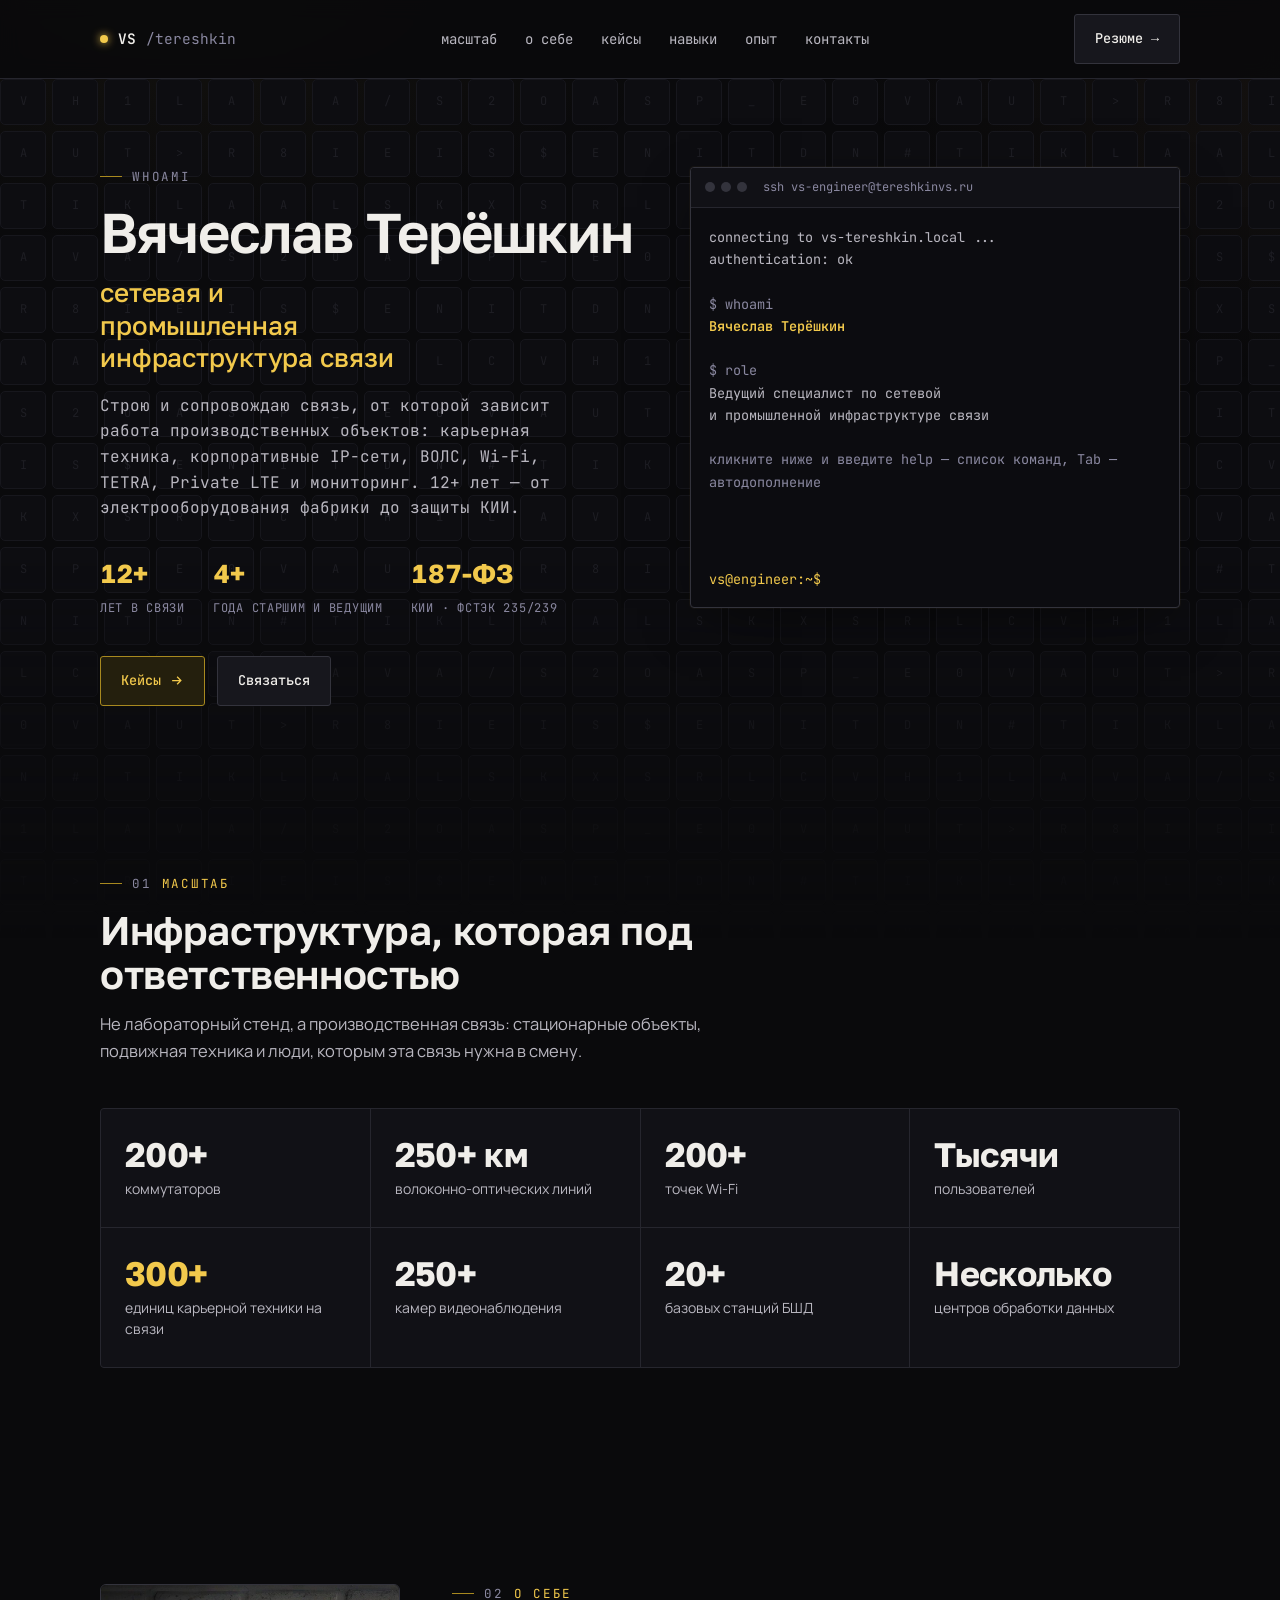
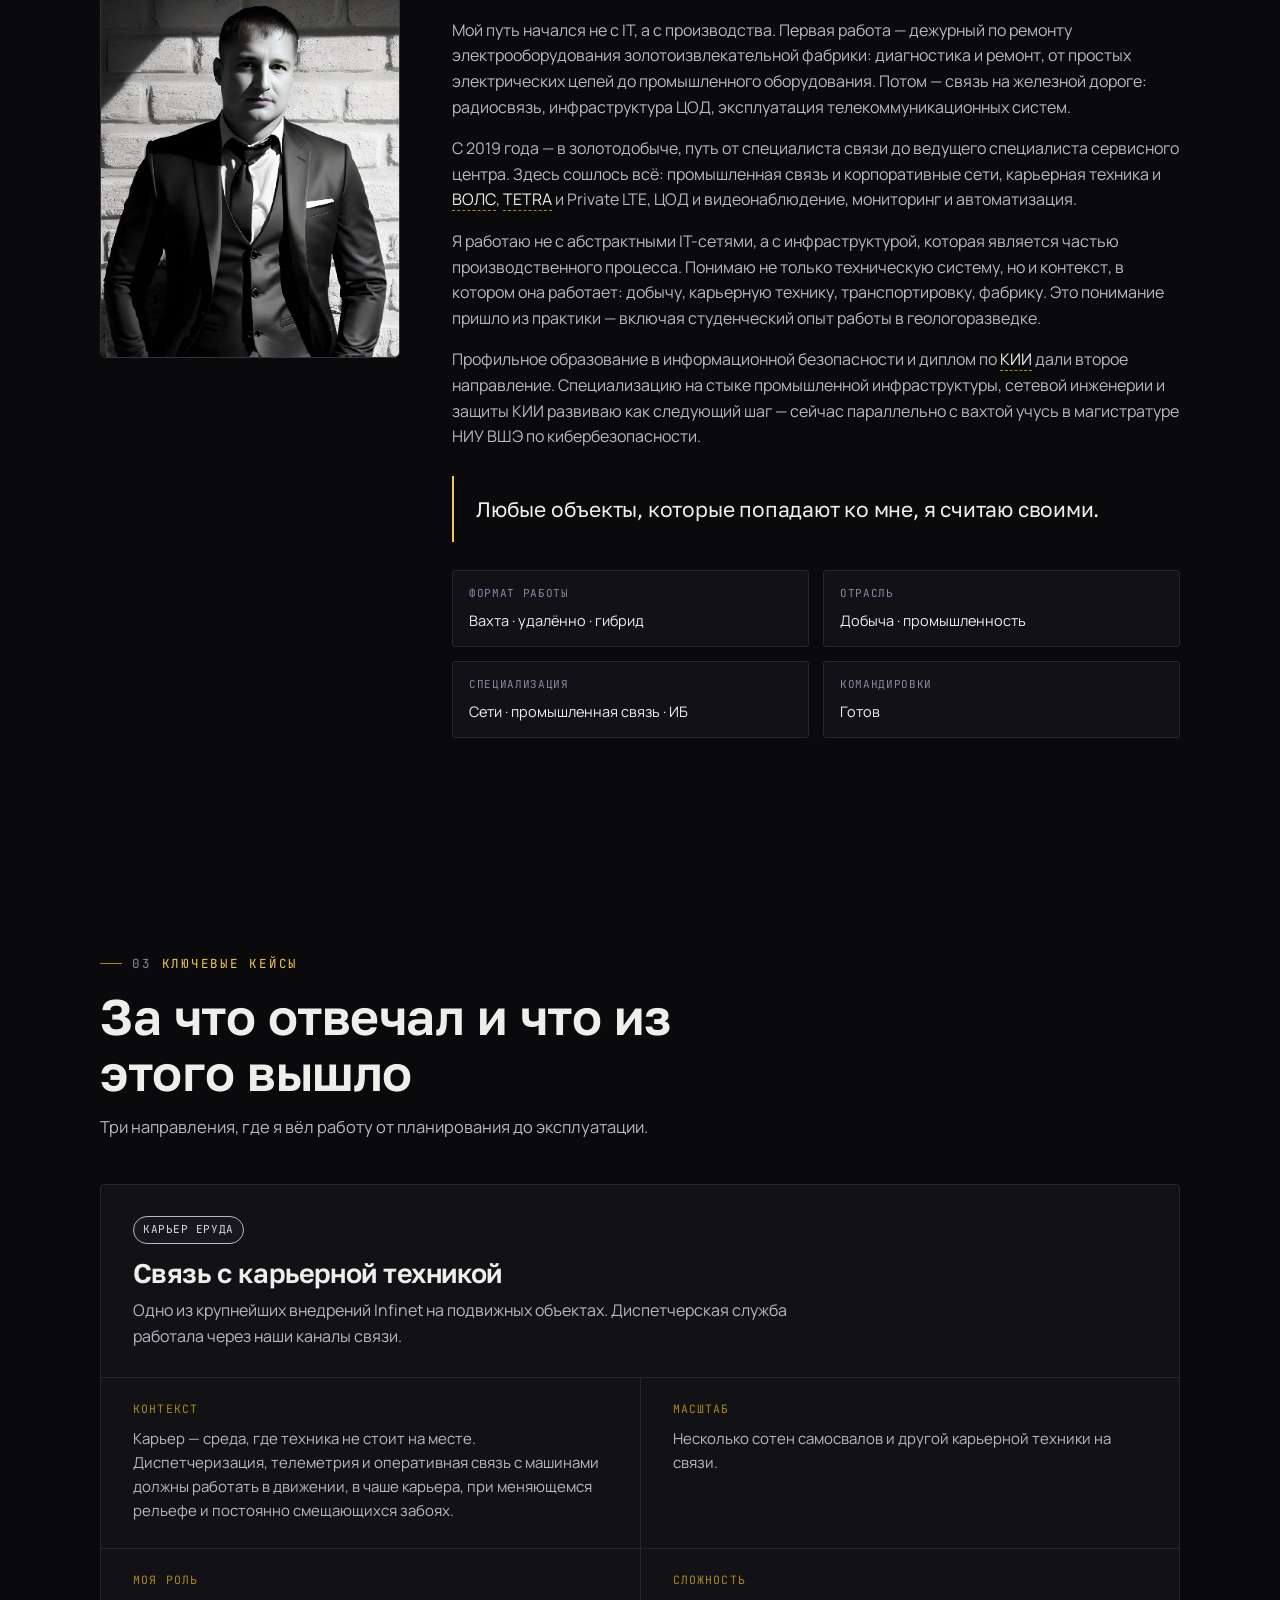
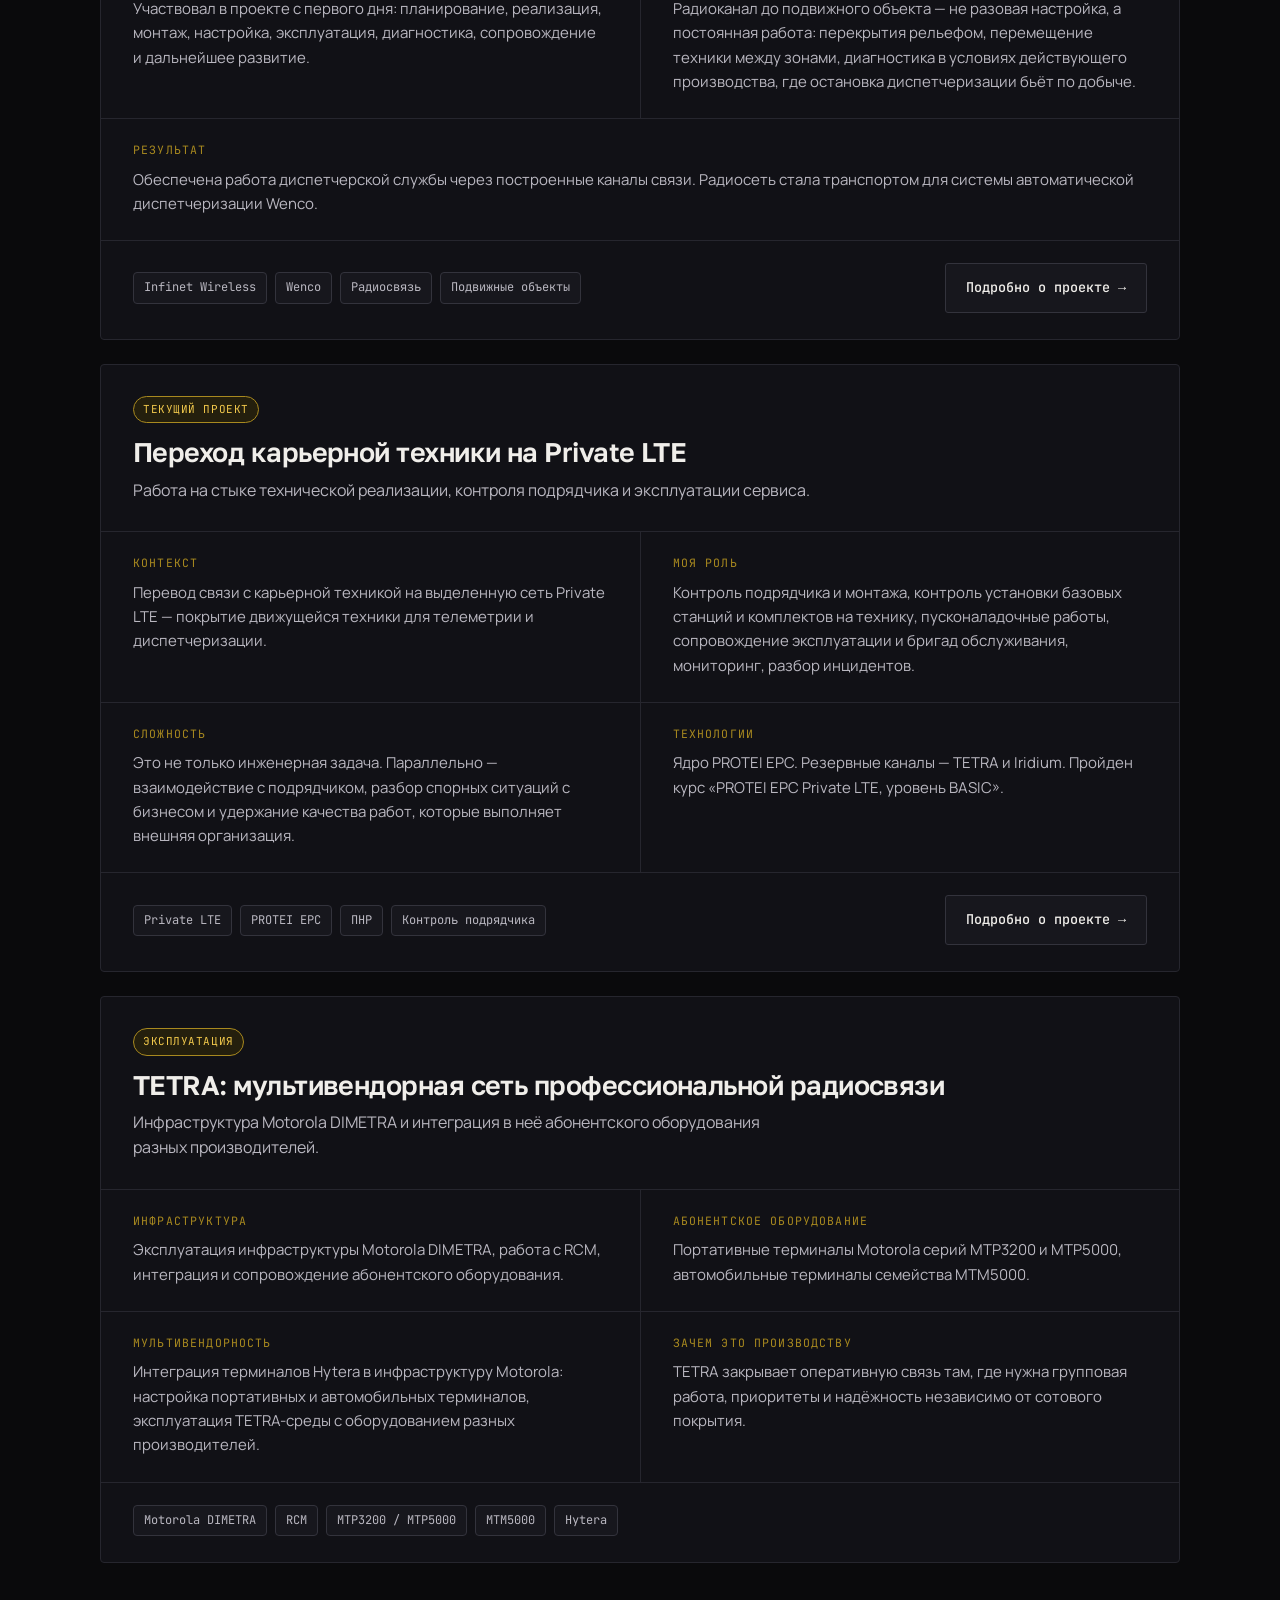
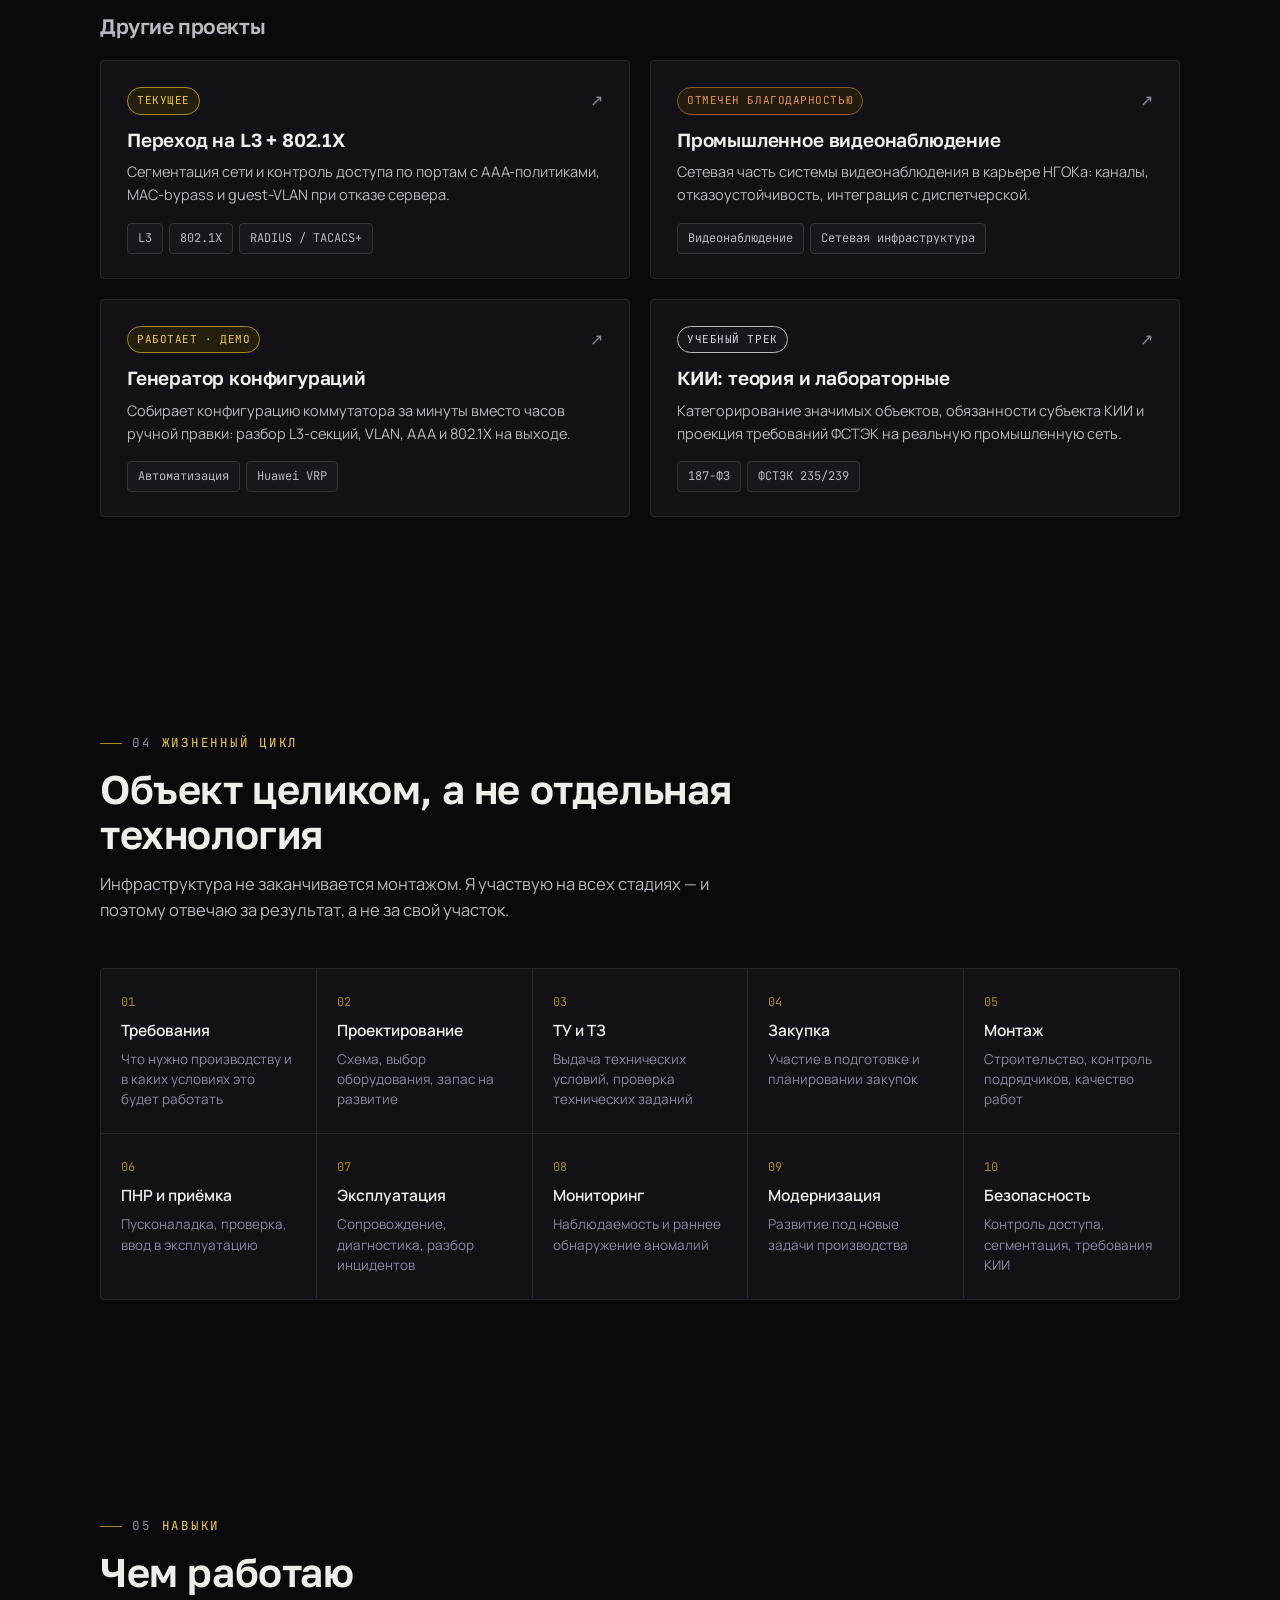
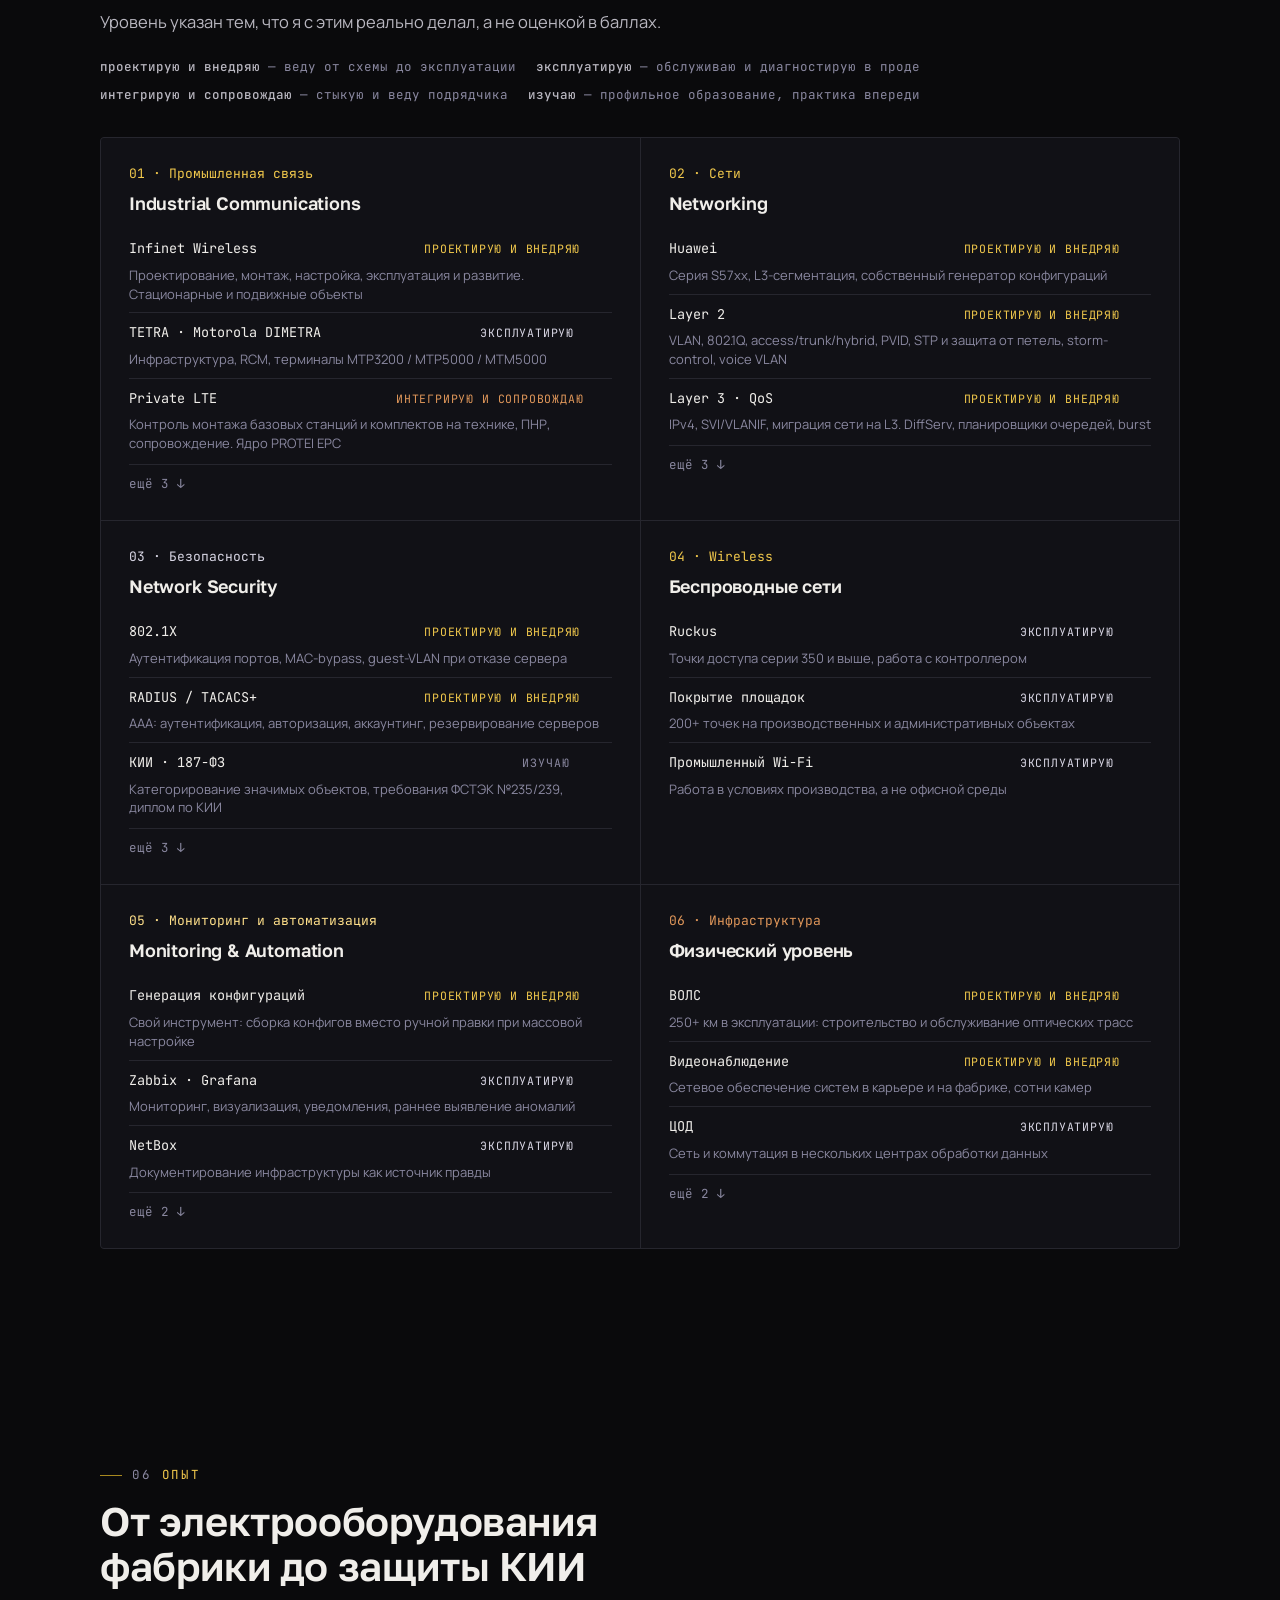
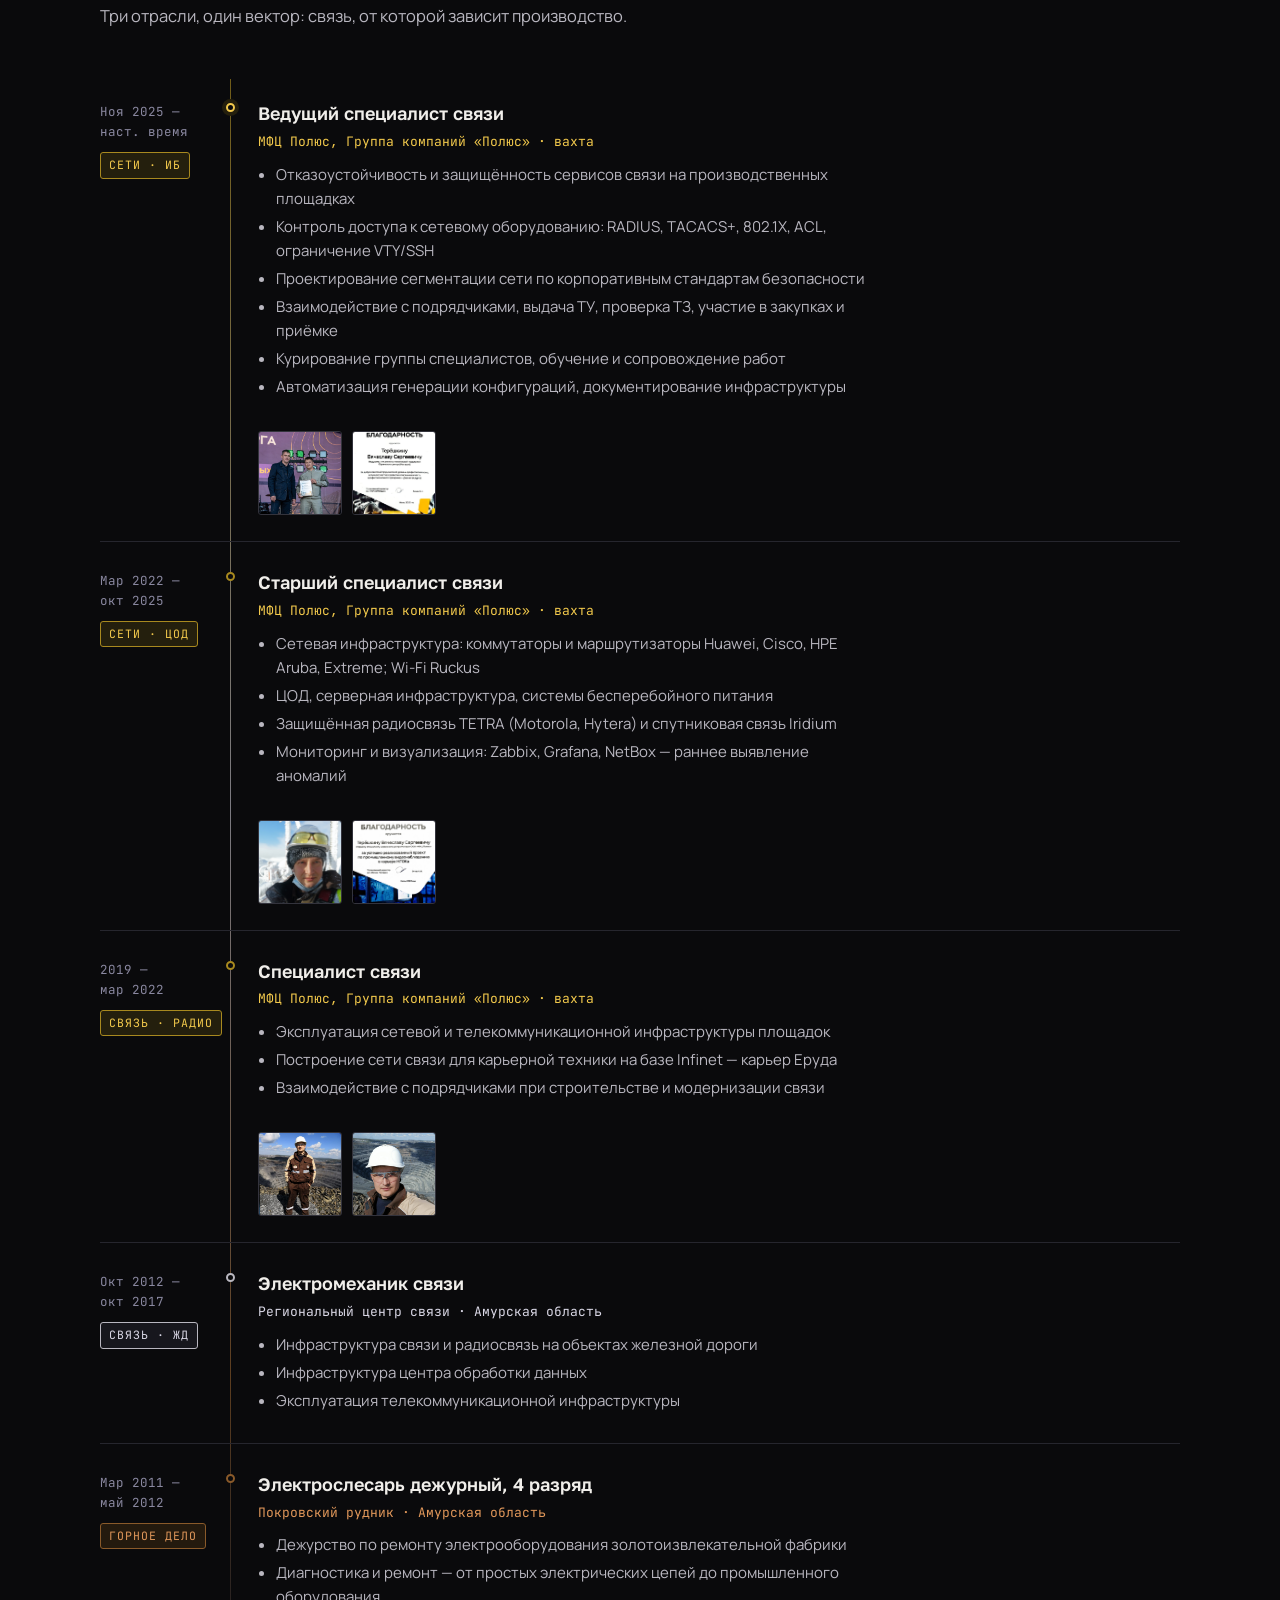
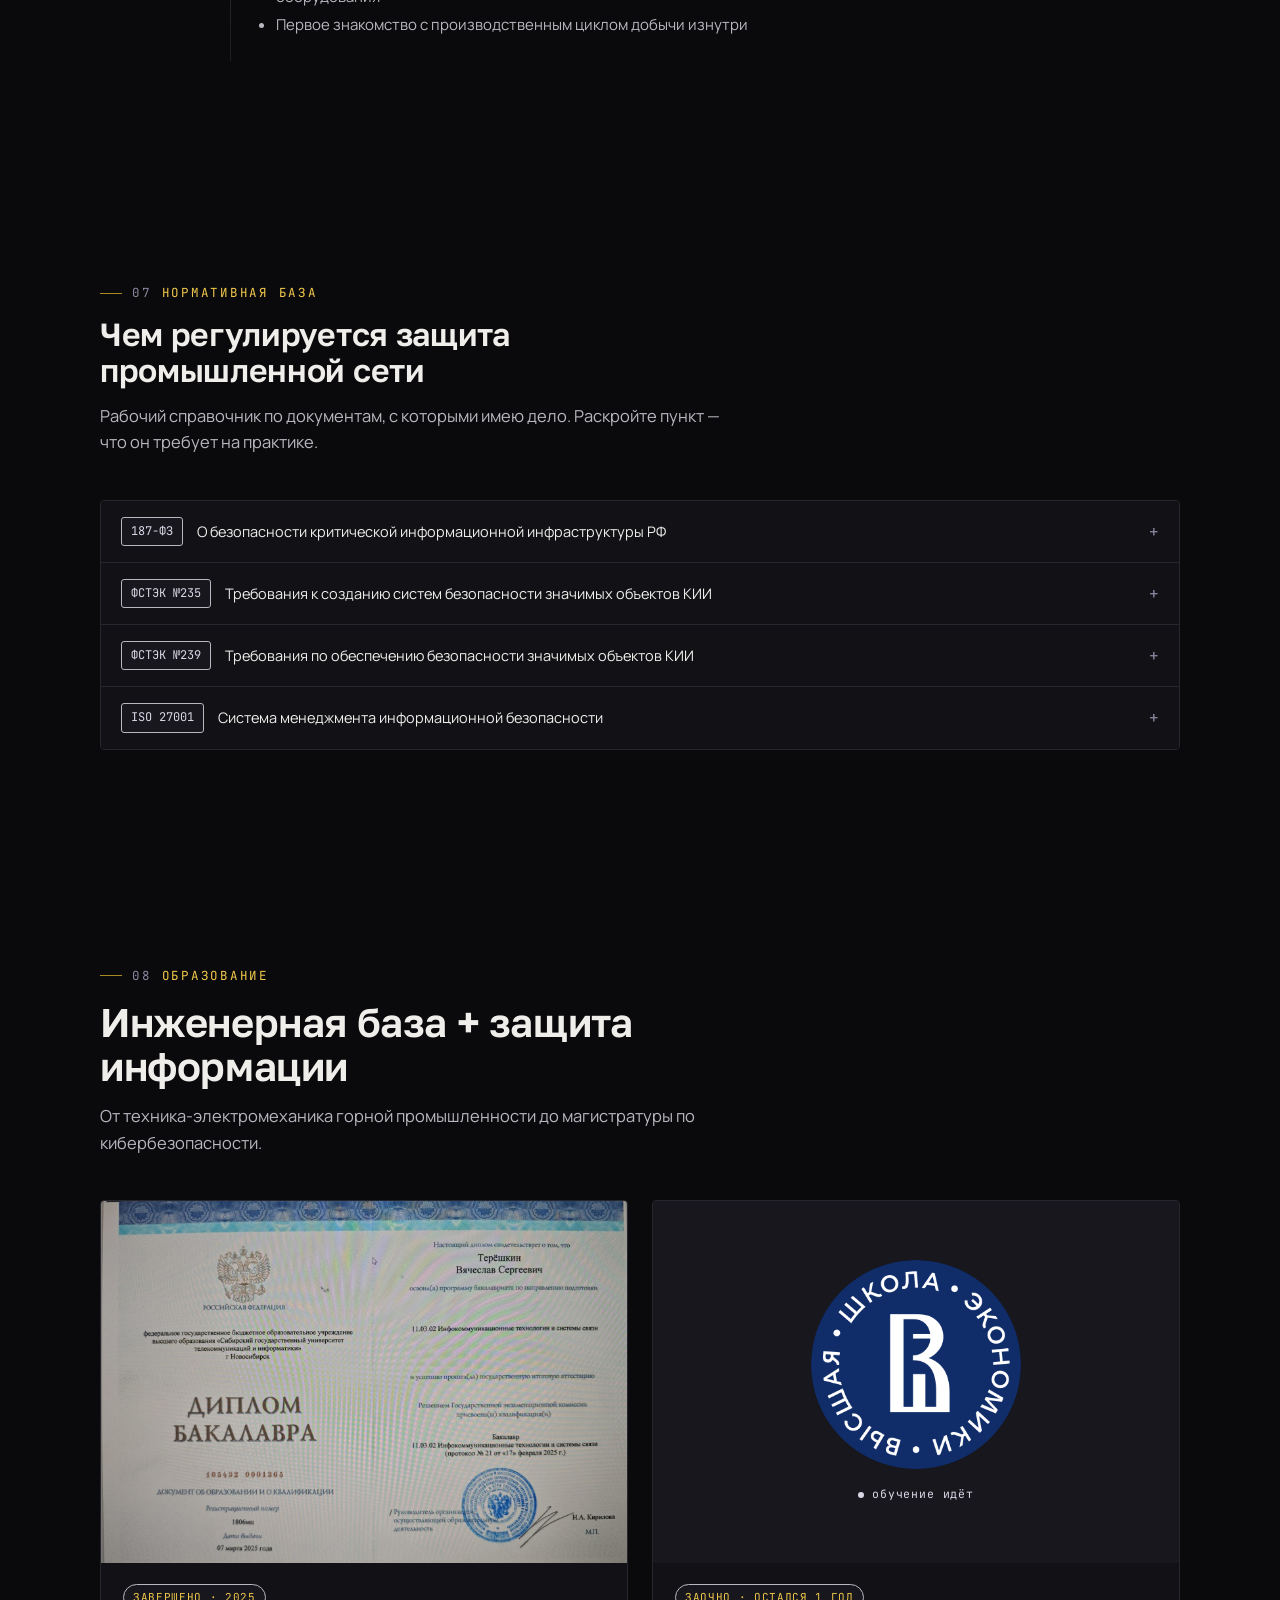
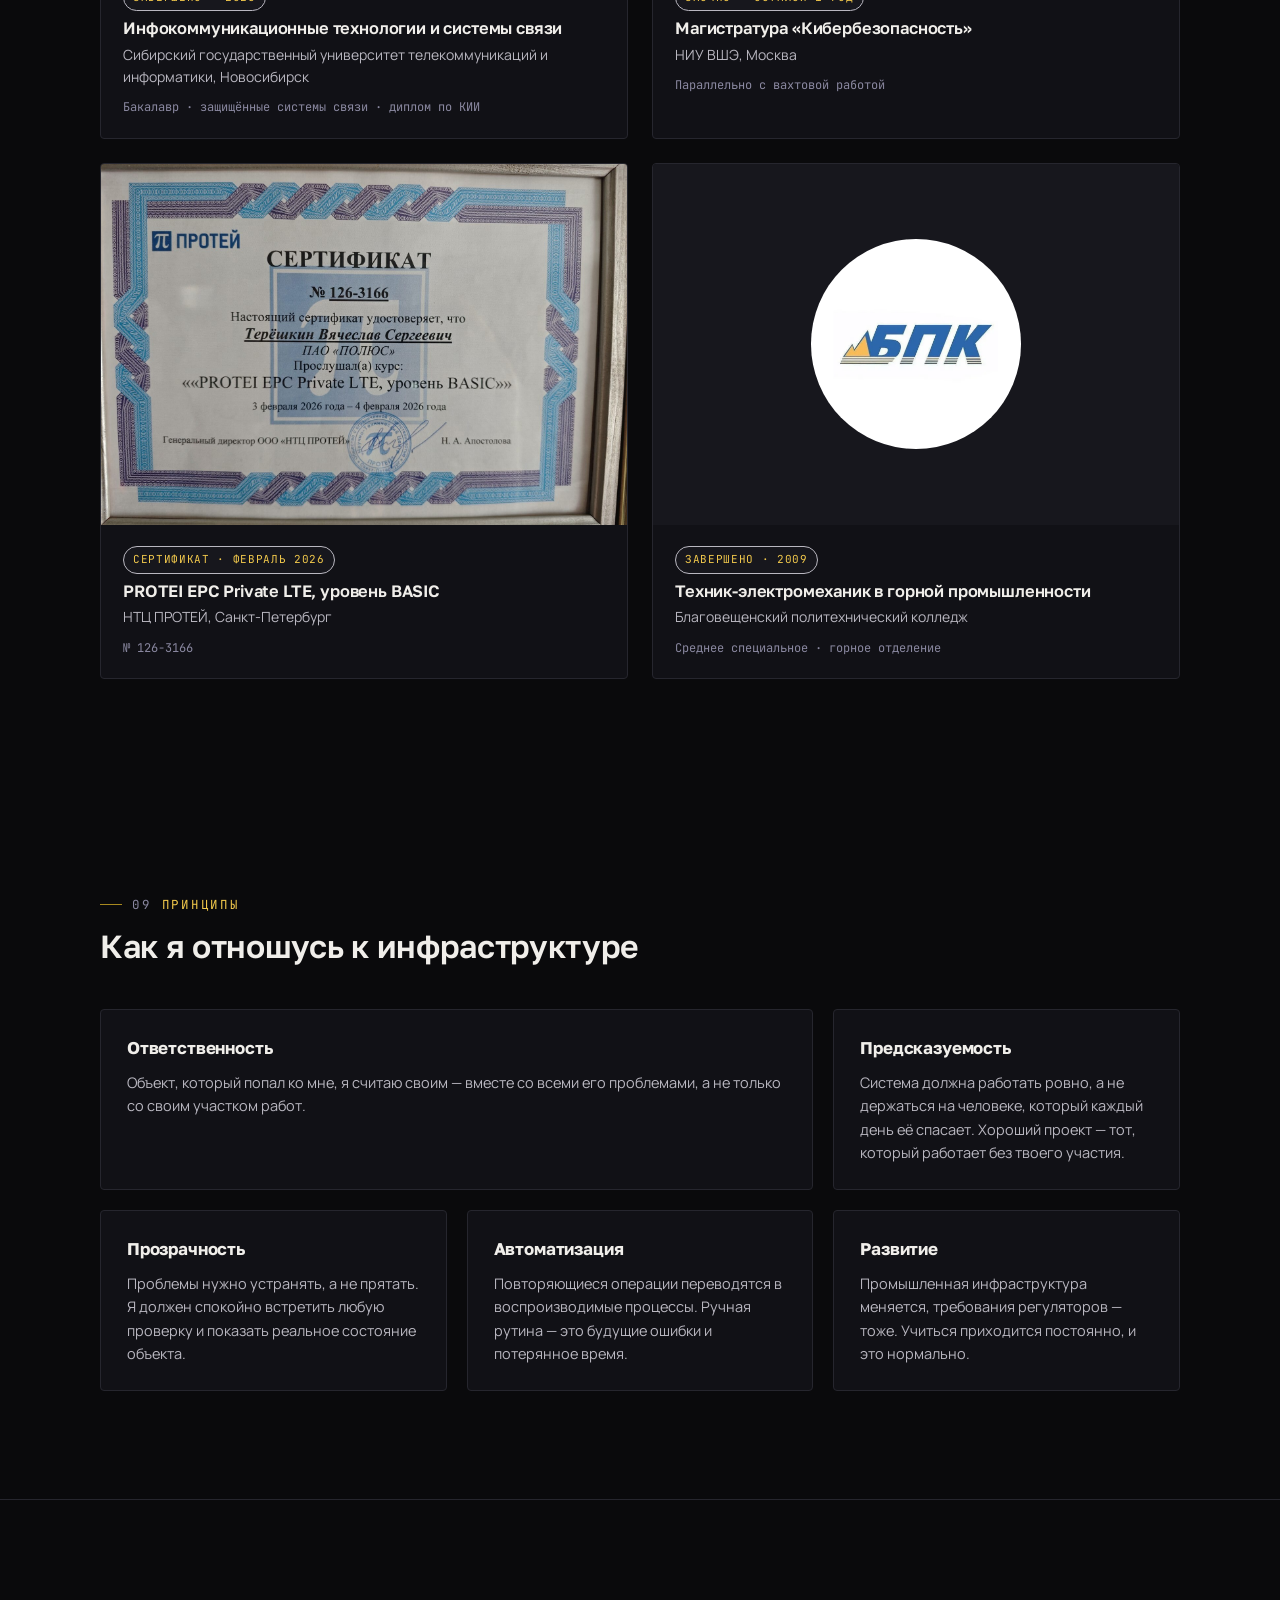
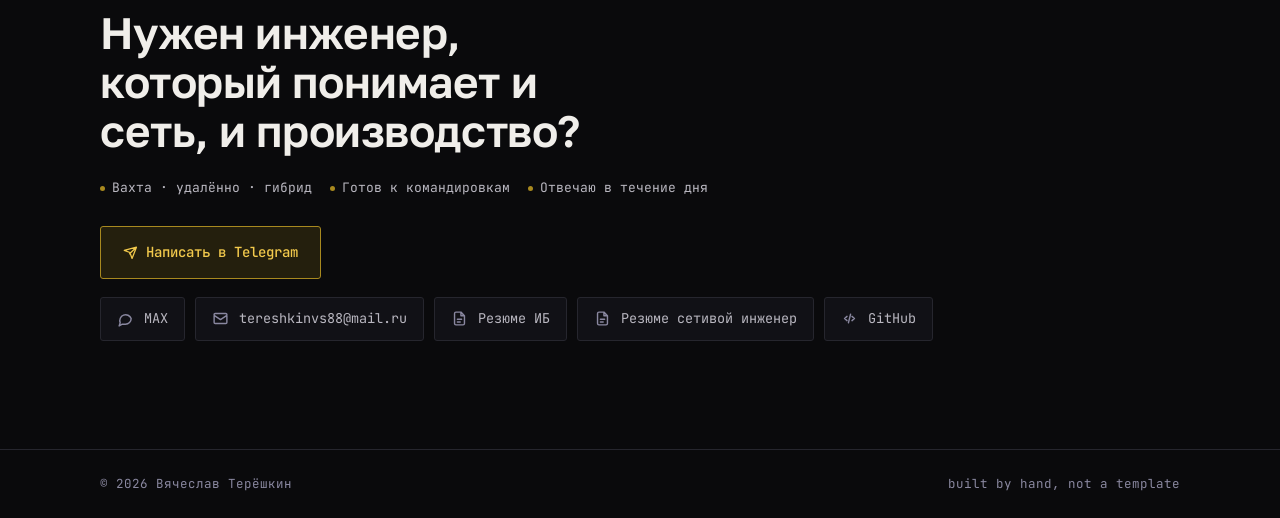
<file: index.html>
<!DOCTYPE html>
<html lang="ru">
<head>
<meta charset="UTF-8">
<meta name="viewport" content="width=device-width, initial-scale=1.0">
<title>Вячеслав Терёшкин — сетевая и промышленная инфраструктура связи</title>
<meta name="description" content="Ведущий специалист по сетевой и промышленной инфраструктуре связи: карьерная техника, Infinet, TETRA, Private LTE, корпоративные сети, ВОЛС, ЦОД и защита КИИ.">
<meta name="referrer" content="strict-origin-when-cross-origin">
<link rel="canonical" href="https://tereshkinvs.ru/">

<meta property="og:type" content="website">
<meta property="og:site_name" content="Вячеслав Терёшкин">
<meta property="og:title" content="Вячеслав Терёшкин — сетевая и промышленная инфраструктура связи">
<meta property="og:description" content="Связь для производственных объектов: карьерная техника, Infinet, TETRA, Private LTE, корпоративные сети, ВОЛС, ЦОД, сетевая безопасность и мониторинг.">
<meta property="og:url" content="https://tereshkinvs.ru/">
<meta property="og:image" content="https://tereshkinvs.ru/assets/img/og-card.jpg">
<meta property="og:image:width" content="1200">
<meta property="og:image:height" content="630">
<meta property="og:image:alt" content="Вячеслав Терёшкин — сетевая и промышленная инфраструктура связи">
<meta property="og:locale" content="ru_RU">
<meta name="twitter:card" content="summary_large_image">
<meta name="twitter:title" content="Вячеслав Терёшкин — сетевая и промышленная инфраструктура связи">
<meta name="twitter:description" content="Связь для производственных объектов: карьерная техника, Infinet, TETRA, Private LTE, корпоративные сети, ВОЛС, ЦОД и сетевая безопасность.">
<meta name="twitter:image" content="https://tereshkinvs.ru/assets/img/og-card.jpg">

<link rel="icon" type="image/svg+xml" href="assets/img/favicon.svg">
<link rel="stylesheet" href="assets/css/style.css">

<script type="application/ld+json">
{
  "@context": "https://schema.org",
  "@type": "Person",
  "name": "Вячеслав Терёшкин",
  "jobTitle": "Ведущий специалист по сетевой и промышленной инфраструктуре связи",
  "url": "https://tereshkinvs.ru/",
  "image": "https://tereshkinvs.ru/assets/img/portrait-suit.jpg",
  "email": "mailto:tereshkinvs88@mail.ru",
  "sameAs": [
    "https://t.me/TereshkinVS",
    "https://max.ru/u/f9LHodD0cOLDxHDIrBX5DSqMMHkgN4FqaO5OjqxqONPtgoyKHgQPV8n1Vb0",
    "https://github.com/TereshkinVS"
  ],
  "knowsAbout": [
    "Промышленная инфраструктура связи", "Industrial Networking", "Infinet",
    "TETRA", "Private LTE", "Корпоративные сети", "ВОЛС", "ЦОД",
    "Сетевая безопасность", "802.1X", "RADIUS", "TACACS+", "КИИ", "187-ФЗ",
    "Мониторинг", "Автоматизация"
  ]
}
</script>
<script>document.documentElement.classList.add('js');</script>
</head>
<body>
  <!-- Yandex.Metrika counter -->
<script type="text/javascript">
    (function(m,e,t,r,i,k,a){
        m[i]=m[i]||function(){(m[i].a=m[i].a||[]).push(arguments)};
        m[i].l=1*new Date();
        for (var j = 0; j < document.scripts.length; j++) {if (document.scripts[j].src === r) { return; }}
        k=e.createElement(t),a=e.getElementsByTagName(t)[0],k.async=1,k.src=r,a.parentNode.insertBefore(k,a)
    })(window, document,'script','https://mc.yandex.ru/metrika/tag.js?id=113791687', 'ym');

    ym(113791687, 'init', {ssr:true, webvisor:true, clickmap:true, ecommerce:"dataLayer", referrer: document.referrer, url: location.href, accurateTrackBounce:true, trackLinks:true});
</script>
<noscript><div><img src="https://mc.yandex.ru/watch/113791687" style="position:absolute; left:-9999px;" alt="" /></div></noscript>
<!-- /Yandex.Metrika counter -->
<a class="skip-link" href="#scale">К содержанию</a>
<div class="scroll-progress"></div>

<header class="site">
  <div class="wrap bar">
    <a class="brand" href="#top"><span class="dot"></span>VS<span class="dim">/tereshkin</span></a>
    <nav class="links" aria-label="Основная навигация">
      <a href="#scale">масштаб</a>
      <a href="#about">о себе</a>
      <a href="#cases">кейсы</a>
      <a href="#skills">навыки</a>
      <a href="#experience">опыт</a>
      <a href="#contact">контакты</a>
    </nav>
    <div class="header-cta">
      <a class="btn btn-text" href="https://barnaul.hh.ru/resume/5c535a55ff10e1ae930039ed1f4f76567a6641" target="_blank" rel="noopener">Резюме →</a>
      <button class="menu-btn" id="menuBtn" aria-label="Меню" aria-expanded="false" aria-controls="mobileMenu"><svg viewBox="0 0 24 24" fill="none" stroke="currentColor" stroke-width="2" stroke-linecap="round" aria-hidden="true"><path d="M4 7h16M4 12h16M4 17h16"/></svg></button>
    </div>
  </div>
</header>

<!-- Вне <header>: у заголовка backdrop-filter, а он делает его containing block
     для position:fixed потомков — оверлей схлопывался бы до высоты шапки. -->
<div class="mobile-menu" id="mobileMenu">
  <a class="btn primary mobile-cv" href="https://barnaul.hh.ru/resume/5c535a55ff10e1ae930039ed1f4f76567a6641" target="_blank" rel="noopener">Резюме на hh.ru
    <svg viewBox="0 0 24 24" fill="none" stroke="currentColor" stroke-width="2" aria-hidden="true"><path d="M5 12h14M13 6l6 6-6 6"/></svg>
  </a>
  <a href="#scale">масштаб</a>
  <a href="#about">о себе</a>
  <a href="#cases">кейсы</a>
  <a href="#skills">навыки</a>
  <a href="#experience">опыт</a>
  <a href="#contact">контакты</a>
</div>

<main id="top">

<!-- ================= HERO ================= -->
<section class="hero">
  <!-- Слой клавиш подсвечивается за курсором. Собирается скриптом и только
       на десктопе: на тач-устройстве курсора нет, а DOM вырос бы на ~600 узлов. -->
  <div class="key-layer" id="keyLayer" aria-hidden="true"></div>
  <div class="wrap hero-grid">
    <div>
      <div class="eyebrow"><span class="idx">whoami</span></div>
      <h1>Вячеслав Терёшкин<span class="line2">сетевая и промышленная инфраструктура связи</span></h1>
      <p class="role">Строю и сопровождаю связь, от которой зависит работа производственных объектов: карьерная техника, корпоративные IP-сети, ВОЛС, Wi-Fi, TETRA, Private LTE и мониторинг. 12+ лет — от электрооборудования фабрики до защиты КИИ.</p>

      <div class="stats">
        <div class="stat"><b data-count="12" data-suffix="+">0</b><span>лет в связи</span></div>
        <div class="stat"><b data-count="4" data-suffix="+">0</b><span>года старшим и ведущим</span></div>
        <div class="stat"><b>187-ФЗ</b><span>КИИ · ФСТЭК 235/239</span></div>
      </div>

      <div class="cta-row">
        <a class="btn primary" href="#cases">Кейсы
          <svg viewBox="0 0 24 24" fill="none" stroke="currentColor" stroke-width="2" aria-hidden="true"><path d="M5 12h14M13 6l6 6-6 6"/></svg>
        </a>
        <a class="btn" href="#contact">Связаться</a>
      </div>
    </div>

    <div class="terminal reveal">
      <div class="term-titlebar">
        <div class="dots"><span></span><span></span><span></span></div>
        <div class="path">ssh vs-engineer@tereshkinvs.ru</div>
      </div>
      <div class="term-body" id="termBody"></div>
      <div class="term-inputrow">
        <span class="term-prompt">vs@engineer:~$</span>
        <input class="term-input" id="termInput" type="text" autocomplete="off" spellcheck="false" aria-label="Терминал: введите команду">
      </div>
    </div>
  </div>
</section>

<!-- ================= МАСШТАБ ================= -->
<section id="scale">
  <div class="wrap">
    <div class="section-head reveal">
      <div class="eyebrow"><span class="idx">01</span>Масштаб</div>
      <h2>Инфраструктура, которая под ответственностью</h2>
      <p class="lede">Не лабораторный стенд, а производственная связь: стационарные объекты, подвижная техника и люди, которым эта связь нужна в смену.</p>
    </div>

    <div class="scale-grid reveal stagger">
      <div class="scale-item"><b>200+</b><span>коммутаторов</span></div>
      <div class="scale-item"><b>250+ км</b><span>волоконно-оптических линий</span></div>
      <div class="scale-item"><b>200+</b><span>точек Wi-Fi</span></div>
      <div class="scale-item"><b>Тысячи</b><span>пользователей</span></div>
      <div class="scale-item accent"><b>300+</b><span>единиц карьерной техники на связи</span></div>
      <div class="scale-item"><b>250+</b><span>камер видеонаблюдения</span></div>
      <div class="scale-item"><b>20+</b><span>базовых станций БШД</span></div>
      <div class="scale-item"><b>Несколько</b><span>центров обработки данных</span></div>
    </div>
  </div>
</section>

<!-- ================= О СЕБЕ ================= -->
<section id="about">
  <div class="wrap about-grid reveal">
    <div class="about-photo">
      <img src="assets/img/portrait-suit.jpg" alt="Вячеслав Терёшкин" width="1024" height="1024">
    </div>
    <div>
      <div class="eyebrow"><span class="idx">02</span>О себе</div>
      <h2 class="sr-only">О себе</h2>
      <div class="about-text">
        <p>Мой путь начался не с IT, а с производства. Первая работа — дежурный по ремонту электрооборудования золотоизвлекательной фабрики: диагностика и ремонт, от простых электрических цепей до промышленного оборудования. Потом — связь на железной дороге: радиосвязь, инфраструктура ЦОД, эксплуатация телекоммуникационных систем.</p>

        <p>С 2019 года — в золотодобыче, путь от специалиста связи до ведущего специалиста сервисного центра. Здесь сошлось всё: промышленная связь и корпоративные сети, карьерная техника и <span class="term" tabindex="0">ВОЛС<span class="term-card"><b>ВОЛС</b><span>Волоконно-оптические линии связи. Физический уровень, по которому потом идёт весь трафик предприятия — от диспетчеризации до видеонаблюдения.</span></span></span>, <span class="term" tabindex="0">TETRA<span class="term-card"><b>TETRA</b><span>Стандарт профессиональной радиосвязи. Групповые вызовы, работа вне зоны сотового покрытия, приоритеты и аварийные вызовы — то, на чём держится оперативная связь на производстве.</span></span></span> и Private LTE, ЦОД и видеонаблюдение, мониторинг и автоматизация.</p>

        <p>Я работаю не с абстрактными IT-сетями, а с инфраструктурой, которая является частью производственного процесса. Понимаю не только техническую систему, но и контекст, в котором она работает: добычу, карьерную технику, транспортировку, фабрику. Это понимание пришло из практики — включая студенческий опыт работы в геологоразведке.</p>

        <p>Профильное образование в информационной безопасности и диплом по <span class="term" tabindex="0">КИИ<span class="term-card"><b>КИИ</b><span>Критическая информационная инфраструктура — системы, отказ которых бьёт по экономике, безопасности или здоровью людей. Горнодобывающее производство попадает под это определение.</span></span></span> дали второе направление. Специализацию на стыке промышленной инфраструктуры, сетевой инженерии и защиты КИИ развиваю как следующий шаг — сейчас параллельно с вахтой учусь в магистратуре НИУ ВШЭ по кибербезопасности.</p>
      </div>

      <blockquote class="creed">Любые объекты, которые попадают ко мне, я считаю своими.</blockquote>

      <div class="about-facts">
        <div class="fact"><div class="k">Формат работы</div><div class="v">Вахта · удалённо · гибрид</div></div>
        <div class="fact"><div class="k">Отрасль</div><div class="v">Добыча · промышленность</div></div>
        <div class="fact"><div class="k">Специализация</div><div class="v">Сети · промышленная связь · ИБ</div></div>
        <div class="fact"><div class="k">Командировки</div><div class="v">Готов</div></div>
      </div>
    </div>
  </div>
</section>

<!-- ================= КЕЙСЫ ================= -->
<section id="cases">
  <div class="wrap">
    <div class="section-head reveal">
      <div class="eyebrow"><span class="idx">03</span>Ключевые кейсы</div>
      <h2>За что отвечал и что из этого вышло</h2>
      <p class="lede">Три направления, где я вёл работу от планирования до эксплуатации.</p>
    </div>

    <article class="case reveal">
      <div class="case-head">
        <span class="status place">Карьер Еруда</span>
        <h3>Связь с карьерной техникой</h3>
        <p class="case-lede">Одно из крупнейших внедрений Infinet на подвижных объектах. Диспетчерская служба работала через наши каналы связи.</p>
      </div>
      <div class="case-body">
        <div class="case-block">
          <div class="case-k">Контекст</div>
          <p>Карьер — среда, где техника не стоит на месте. Диспетчеризация, телеметрия и оперативная связь с машинами должны работать в движении, в чаше карьера, при меняющемся рельефе и постоянно смещающихся забоях.</p>
        </div>
        <div class="case-block">
          <div class="case-k">Масштаб</div>
          <p>Несколько сотен самосвалов и другой карьерной техники на связи.</p>
        </div>
        <div class="case-block">
          <div class="case-k">Моя роль</div>
          <p>Участвовал в проекте с первого дня: планирование, реализация, монтаж, настройка, эксплуатация, диагностика, сопровождение и дальнейшее развитие.</p>
        </div>
        <div class="case-block">
          <div class="case-k">Сложность</div>
          <p>Радиоканал до подвижного объекта — не разовая настройка, а постоянная работа: перекрытия рельефом, перемещение техники между зонами, диагностика в условиях действующего производства, где остановка диспетчеризации бьёт по добыче.</p>
        </div>
        <div class="case-block">
          <div class="case-k">Результат</div>
          <p>Обеспечена работа диспетчерской службы через построенные каналы связи. Радиосеть стала транспортом для системы автоматической диспетчеризации Wenco.</p>
        </div>
      </div>
      <div class="case-foot">
        <div class="tags">
          <span class="tag">Infinet Wireless</span><span class="tag">Wenco</span><span class="tag">Радиосвязь</span><span class="tag">Подвижные объекты</span>
        </div>
        <a class="btn btn-text" href="projects/infinet-wenco.html">Подробно о проекте →</a>
      </div>
    </article>

    <article class="case reveal">
      <div class="case-head">
        <span class="status live">Текущий проект</span>
        <h3>Переход карьерной техники на Private LTE</h3>
        <p class="case-lede">Работа на стыке технической реализации, контроля подрядчика и эксплуатации сервиса.</p>
      </div>
      <div class="case-body">
        <div class="case-block">
          <div class="case-k">Контекст</div>
          <p>Перевод связи с карьерной техникой на выделенную сеть Private LTE — покрытие движущейся техники для телеметрии и диспетчеризации.</p>
        </div>
        <div class="case-block">
          <div class="case-k">Моя роль</div>
          <p>Контроль подрядчика и монтажа, контроль установки базовых станций и комплектов на технику, пусконаладочные работы, сопровождение эксплуатации и бригад обслуживания, мониторинг, разбор инцидентов.</p>
        </div>
        <div class="case-block">
          <div class="case-k">Сложность</div>
          <p>Это не только инженерная задача. Параллельно — взаимодействие с подрядчиком, разбор спорных ситуаций с бизнесом и удержание качества работ, которые выполняет внешняя организация.</p>
        </div>
        <div class="case-block">
          <div class="case-k">Технологии</div>
          <p>Ядро PROTEI EPC. Резервные каналы — TETRA и Iridium. Пройден курс «PROTEI EPC Private LTE, уровень BASIC».</p>
        </div>
      </div>
      <div class="case-foot">
        <div class="tags">
          <span class="tag">Private LTE</span><span class="tag">PROTEI EPC</span><span class="tag">ПНР</span><span class="tag">Контроль подрядчика</span>
        </div>
        <a class="btn btn-text" href="projects/private-lte.html">Подробно о проекте →</a>
      </div>
    </article>

    <article class="case reveal">
      <div class="case-head">
        <span class="status live">Эксплуатация</span>
        <h3>TETRA: мультивендорная сеть профессиональной радиосвязи</h3>
        <p class="case-lede">Инфраструктура Motorola DIMETRA и интеграция в неё абонентского оборудования разных производителей.</p>
      </div>
      <div class="case-body">
        <div class="case-block">
          <div class="case-k">Инфраструктура</div>
          <p>Эксплуатация инфраструктуры Motorola DIMETRA, работа с RCM, интеграция и сопровождение абонентского оборудования.</p>
        </div>
        <div class="case-block">
          <div class="case-k">Абонентское оборудование</div>
          <p>Портативные терминалы Motorola серий MTP3200 и MTP5000, автомобильные терминалы семейства MTM5000.</p>
        </div>
        <div class="case-block">
          <div class="case-k">Мультивендорность</div>
          <p>Интеграция терминалов Hytera в инфраструктуру Motorola: настройка портативных и автомобильных терминалов, эксплуатация TETRA-среды с оборудованием разных производителей.</p>
        </div>
        <div class="case-block">
          <div class="case-k">Зачем это производству</div>
          <p>TETRA закрывает оперативную связь там, где нужна групповая работа, приоритеты и надёжность независимо от сотового покрытия.</p>
        </div>
      </div>
      <div class="case-foot">
        <div class="tags">
          <span class="tag">Motorola DIMETRA</span><span class="tag">RCM</span><span class="tag">MTP3200 / MTP5000</span><span class="tag">MTM5000</span><span class="tag">Hytera</span>
        </div>
      </div>
    </article>

    <h3 class="sub-head reveal">Другие проекты</h3>
    <div class="projects-grid reveal stagger">

      <a class="project-card" href="projects/l3-8021x.html">
        <div class="status-row">
          <span class="status live">Текущее</span>
          <span class="arrow">↗</span>
        </div>
        <h4>Переход на L3 + 802.1X</h4>
        <p>Сегментация сети и контроль доступа по портам с AAA-политиками, MAC-bypass и guest-VLAN при отказе сервера.</p>
        <div class="tags"><span class="tag">L3</span><span class="tag">802.1X</span><span class="tag">RADIUS / TACACS+</span></div>
      </a>

      <a class="project-card" href="projects/video-surveillance.html">
        <div class="status-row">
          <span class="status award">Отмечен благодарностью</span>
          <span class="arrow">↗</span>
        </div>
        <h4>Промышленное видеонаблюдение</h4>
        <p>Сетевая часть системы видеонаблюдения в карьере НГОКа: каналы, отказоустойчивость, интеграция с диспетчерской.</p>
        <div class="tags"><span class="tag">Видеонаблюдение</span><span class="tag">Сетевая инфраструктура</span></div>
      </a>

      <a class="project-card" href="projects/configurator.html">
        <div class="status-row">
          <span class="status live">Работает · демо</span>
          <span class="arrow">↗</span>
        </div>
        <h4>Генератор конфигураций</h4>
        <p>Собирает конфигурацию коммутатора за минуты вместо часов ручной правки: разбор L3-секций, VLAN, AAA и 802.1X на выходе.</p>
        <div class="tags"><span class="tag">Автоматизация</span><span class="tag">Huawei VRP</span></div>
      </a>

      <a class="project-card" href="projects/kii-lab.html">
        <div class="status-row">
          <span class="status study">Учебный трек</span>
          <span class="arrow">↗</span>
        </div>
        <h4>КИИ: теория и лабораторные</h4>
        <p>Категорирование значимых объектов, обязанности субъекта КИИ и проекция требований ФСТЭК на реальную промышленную сеть.</p>
        <div class="tags"><span class="tag">187-ФЗ</span><span class="tag">ФСТЭК 235/239</span></div>
      </a>

    </div>
  </div>
</section>

<!-- ================= ЖИЗНЕННЫЙ ЦИКЛ ================= -->
<section id="lifecycle">
  <div class="wrap">
    <div class="section-head reveal">
      <div class="eyebrow"><span class="idx">04</span>Жизненный цикл</div>
      <h2>Объект целиком, а не отдельная технология</h2>
      <p class="lede">Инфраструктура не заканчивается монтажом. Я участвую на всех стадиях — и поэтому отвечаю за результат, а не за свой участок.</p>
    </div>

    <ol class="lifecycle reveal stagger">
      <li><span class="lc-n">01</span><b>Требования</b><span>Что нужно производству и в каких условиях это будет работать</span></li>
      <li><span class="lc-n">02</span><b>Проектирование</b><span>Схема, выбор оборудования, запас на развитие</span></li>
      <li><span class="lc-n">03</span><b>ТУ и ТЗ</b><span>Выдача технических условий, проверка технических заданий</span></li>
      <li><span class="lc-n">04</span><b>Закупка</b><span>Участие в подготовке и планировании закупок</span></li>
      <li><span class="lc-n">05</span><b>Монтаж</b><span>Строительство, контроль подрядчиков, качество работ</span></li>
      <li><span class="lc-n">06</span><b>ПНР и приёмка</b><span>Пусконаладка, проверка, ввод в эксплуатацию</span></li>
      <li><span class="lc-n">07</span><b>Эксплуатация</b><span>Сопровождение, диагностика, разбор инцидентов</span></li>
      <li><span class="lc-n">08</span><b>Мониторинг</b><span>Наблюдаемость и раннее обнаружение аномалий</span></li>
      <li><span class="lc-n">09</span><b>Модернизация</b><span>Развитие под новые задачи производства</span></li>
      <li><span class="lc-n">10</span><b>Безопасность</b><span>Контроль доступа, сегментация, требования КИИ</span></li>
    </ol>
  </div>
</section>

<!-- ================= НАВЫКИ ================= -->
<section id="skills">
  <div class="wrap">
    <div class="section-head reveal">
      <div class="eyebrow"><span class="idx">05</span>Навыки</div>
      <h2>Чем работаю</h2>
      <p class="lede">Уровень указан тем, что я с этим реально делал, а не оценкой в баллах.</p>
    </div>

    <div class="skill-legend reveal">
      <span><b>проектирую и внедряю</b> — веду от схемы до эксплуатации</span>
      <span><b>эксплуатирую</b> — обслуживаю и диагностирую в проде</span>
      <span><b>интегрирую и сопровождаю</b> — стыкую и веду подрядчика</span>
      <span><b>изучаю</b> — профильное образование, практика впереди</span>
    </div>

    <div class="skills-grid reveal stagger">

      <div class="skill-card" data-domain="net">
        <div class="num">01 · Промышленная связь</div>
        <h3>Industrial Communications</h3>
        <div class="skill-list">
          <div class="skill-row"><span class="sk-name">Infinet Wireless</span><span class="sk-level" data-lvl="build">проектирую и внедряю</span>
            <span class="sk-note">Проектирование, монтаж, настройка, эксплуатация и развитие. Стационарные и подвижные объекты</span></div>
          <div class="skill-row"><span class="sk-name">TETRA · Motorola DIMETRA</span><span class="sk-level" data-lvl="run">эксплуатирую</span>
            <span class="sk-note">Инфраструктура, RCM, терминалы MTP3200 / MTP5000 / MTM5000</span></div>
          <div class="skill-row"><span class="sk-name">Private LTE</span><span class="sk-level" data-lvl="integrate">интегрирую и сопровождаю</span>
            <span class="sk-note">Контроль монтажа базовых станций и комплектов на технике, ПНР, сопровождение. Ядро PROTEI EPC</span></div>
          <details class="skill-more"><summary>ещё 3</summary>
          <div class="skill-row"><span class="sk-name">Hytera</span><span class="sk-level" data-lvl="integrate">интегрирую и сопровождаю</span>
            <span class="sk-note">Портативные и автомобильные терминалы в мультивендорной TETRA-среде</span></div>
          <div class="skill-row"><span class="sk-name">Wenco</span><span class="sk-level" data-lvl="run">эксплуатирую</span>
            <span class="sk-note">Связность и поддержка инфраструктуры связи для системы диспетчеризации</span></div>
          <div class="skill-row"><span class="sk-name">Iridium</span><span class="sk-level" data-lvl="run">эксплуатирую</span>
            <span class="sk-note">Спутниковая связь как резервный канал на удалённых объектах</span></div>
          </details>
        </div>
      </div>

      <div class="skill-card" data-domain="net">
        <div class="num">02 · Сети</div>
        <h3>Networking</h3>
        <div class="skill-list">
          <div class="skill-row"><span class="sk-name">Huawei</span><span class="sk-level" data-lvl="build">проектирую и внедряю</span>
            <span class="sk-note">Серия S57xx, L3-сегментация, собственный генератор конфигураций</span></div>
          <div class="skill-row"><span class="sk-name">Layer 2</span><span class="sk-level" data-lvl="build">проектирую и внедряю</span>
            <span class="sk-note">VLAN, 802.1Q, access/trunk/hybrid, PVID, STP и защита от петель, storm-control, voice VLAN</span></div>
          <div class="skill-row"><span class="sk-name">Layer 3 · QoS</span><span class="sk-level" data-lvl="build">проектирую и внедряю</span>
            <span class="sk-note">IPv4, SVI/VLANIF, миграция сети на L3. DiffServ, планировщики очередей, burst</span></div>
          <details class="skill-more"><summary>ещё 3</summary>
          <div class="skill-row"><span class="sk-name">Cisco Nexus 9000</span><span class="sk-level" data-lvl="run">эксплуатирую</span>
            <span class="sk-note">Инфраструктура центров обработки данных</span></div>
          <div class="skill-row"><span class="sk-name">HPE Aruba · Extreme</span><span class="sk-level" data-lvl="run">эксплуатирую</span>
            <span class="sk-note">Aruba ZL, Extreme 440/460 и промышленные серии</span></div>
          <div class="skill-row"><span class="sk-name">Siemens</span><span class="sk-level" data-lvl="run">эксплуатирую</span>
            <span class="sk-note">Сетевое оборудование в производственном контуре</span></div>
          </details>
        </div>
      </div>

      <div class="skill-card" data-domain="sec">
        <div class="num">03 · Безопасность</div>
        <h3>Network Security</h3>
        <div class="skill-list">
          <div class="skill-row"><span class="sk-name">802.1X</span><span class="sk-level" data-lvl="build">проектирую и внедряю</span>
            <span class="sk-note">Аутентификация портов, MAC-bypass, guest-VLAN при отказе сервера</span></div>
          <div class="skill-row"><span class="sk-name">RADIUS / TACACS+</span><span class="sk-level" data-lvl="build">проектирую и внедряю</span>
            <span class="sk-note">AAA: аутентификация, авторизация, аккаунтинг, резервирование серверов</span></div>
          <div class="skill-row"><span class="sk-name">КИИ · 187-ФЗ</span><span class="sk-level" data-lvl="learn">изучаю</span>
            <span class="sk-note">Категорирование значимых объектов, требования ФСТЭК №235/239, диплом по КИИ</span></div>
          <details class="skill-more"><summary>ещё 3</summary>
          <div class="skill-row"><span class="sk-name">Контроль доступа</span><span class="sk-level" data-lvl="build">проектирую и внедряю</span>
            <span class="sk-note">ACL, ограничение VTY, SSH-hardening, разграничение прав, логирование команд</span></div>
          <div class="skill-row"><span class="sk-name">Защита уровня доступа</span><span class="sk-level" data-lvl="build">проектирую и внедряю</span>
            <span class="sk-note">Port Security, DHCP Snooping, Storm Control</span></div>
          <div class="skill-row"><span class="sk-name">SNMP security</span><span class="sk-level" data-lvl="build">проектирую и внедряю</span>
            <span class="sk-note">Ограничение по ACL, трапы, контролируемый доступ к телеметрии</span></div>
          </details>
        </div>
      </div>

      <div class="skill-card" data-domain="net">
        <div class="num">04 · Wireless</div>
        <h3>Беспроводные сети</h3>
        <div class="skill-list">
          <div class="skill-row"><span class="sk-name">Ruckus</span><span class="sk-level" data-lvl="run">эксплуатирую</span>
            <span class="sk-note">Точки доступа серии 350 и выше, работа с контроллером</span></div>
          <div class="skill-row"><span class="sk-name">Покрытие площадок</span><span class="sk-level" data-lvl="run">эксплуатирую</span>
            <span class="sk-note">200+ точек на производственных и административных объектах</span></div>
          <div class="skill-row"><span class="sk-name">Промышленный Wi-Fi</span><span class="sk-level" data-lvl="run">эксплуатирую</span>
            <span class="sk-note">Работа в условиях производства, а не офисной среды</span></div>
        </div>
      </div>

      <div class="skill-card" data-domain="auto">
        <div class="num">05 · Мониторинг и автоматизация</div>
        <h3>Monitoring &amp; Automation</h3>
        <div class="skill-list">
          <div class="skill-row"><span class="sk-name">Генерация конфигураций</span><span class="sk-level" data-lvl="build">проектирую и внедряю</span>
            <span class="sk-note">Свой инструмент: сборка конфигов вместо ручной правки при массовой настройке</span></div>
          <div class="skill-row"><span class="sk-name">Zabbix · Grafana</span><span class="sk-level" data-lvl="run">эксплуатирую</span>
            <span class="sk-note">Мониторинг, визуализация, уведомления, раннее выявление аномалий</span></div>
          <div class="skill-row"><span class="sk-name">NetBox</span><span class="sk-level" data-lvl="run">эксплуатирую</span>
            <span class="sk-note">Документирование инфраструктуры как источник правды</span></div>
          <details class="skill-more"><summary>ещё 2</summary>
          <div class="skill-row"><span class="sk-name">SNMP</span><span class="sk-level" data-lvl="run">эксплуатирую</span>
            <span class="sk-note">Сбор телеметрии с сетевого оборудования</span></div>
          <div class="skill-row"><span class="sk-name">Автоматизация рутины</span><span class="sk-level" data-lvl="build">проектирую и внедряю</span>
            <span class="sk-note">Перевод повторяющихся операций в воспроизводимые процессы</span></div>
          </details>
        </div>
      </div>

      <div class="skill-card" data-domain="infra">
        <div class="num">06 · Инфраструктура</div>
        <h3>Физический уровень</h3>
        <div class="skill-list">
          <div class="skill-row"><span class="sk-name">ВОЛС</span><span class="sk-level" data-lvl="build">проектирую и внедряю</span>
            <span class="sk-note">250+ км в эксплуатации: строительство и обслуживание оптических трасс</span></div>
          <div class="skill-row"><span class="sk-name">Видеонаблюдение</span><span class="sk-level" data-lvl="build">проектирую и внедряю</span>
            <span class="sk-note">Сетевое обеспечение систем в карьере и на фабрике, сотни камер</span></div>
          <div class="skill-row"><span class="sk-name">ЦОД</span><span class="sk-level" data-lvl="run">эксплуатирую</span>
            <span class="sk-note">Сеть и коммутация в нескольких центрах обработки данных</span></div>
          <details class="skill-more"><summary>ещё 2</summary>
          <div class="skill-row"><span class="sk-name">Антенно-мачтовые сооружения</span><span class="sk-level" data-lvl="run">эксплуатирую</span>
            <span class="sk-note">Размещение и обслуживание радиооборудования</span></div>
          <div class="skill-row"><span class="sk-name">СКС · АТС · СКУД</span><span class="sk-level" data-lvl="run">эксплуатирую</span>
            <span class="sk-note">5 лет в поле: физический уровень связи и оперативная документация</span></div>
          </details>
        </div>
      </div>

    </div>
  </div>
</section>

<!-- ================= ОПЫТ ================= -->
<section id="experience">
  <div class="wrap">
    <div class="section-head reveal">
      <div class="eyebrow"><span class="idx">06</span>Опыт</div>
      <h2>От электрооборудования фабрики до защиты КИИ</h2>
      <p class="lede">Три отрасли, один вектор: связь, от которой зависит производство.</p>
    </div>

    <div class="timeline reveal">

      <div class="tl-item current" data-era="network">
        <div class="tl-date">Ноя 2025 —<br>наст. время<span class="tl-era">Сети · ИБ</span></div>
        <div class="tl-dot"></div>
        <div>
          <div class="tl-role">Ведущий специалист связи</div>
          <div class="tl-org">МФЦ Полюс, Группа компаний «Полюс» · вахта</div>
          <div class="tl-desc">
            <ul>
              <li>Отказоустойчивость и защищённость сервисов связи на производственных площадках</li>
              <li>Контроль доступа к сетевому оборудованию: RADIUS, TACACS+, 802.1X, ACL, ограничение VTY/SSH</li>
              <li>Проектирование сегментации сети по корпоративным стандартам безопасности</li>
              <li>Взаимодействие с подрядчиками, выдача ТУ, проверка ТЗ, участие в закупках и приёмке</li>
              <li>Курирование группы специалистов, обучение и сопровождение работ</li>
              <li>Автоматизация генерации конфигураций, документирование инфраструктуры</li>
            </ul>
          </div>
          <div class="tl-media">
            <div class="tl-photos">
              <img src="assets/img/award-ceremony-2026.jpg" alt="Вручение благодарности в честь Дня металлурга, 2026" loading="lazy" data-lightbox="assets/img/award-ceremony-2026.jpg" width="1600" height="1064">
              <img src="assets/img/cert-thanks-metallurg-2026.jpg" alt="Благодарность управляющего директора АО «Полюс Магадан», июль 2026" loading="lazy" data-lightbox="assets/img/cert-thanks-metallurg-2026.jpg" width="1426" height="2000">
            </div>
          </div>
        </div>
      </div>

      <div class="tl-item" data-era="network">
        <div class="tl-date">Мар 2022 —<br>окт 2025<span class="tl-era">Сети · ЦОД</span></div>
        <div class="tl-dot"></div>
        <div>
          <div class="tl-role">Старший специалист связи</div>
          <div class="tl-org">МФЦ Полюс, Группа компаний «Полюс» · вахта</div>
          <div class="tl-desc">
            <ul>
              <li>Сетевая инфраструктура: коммутаторы и маршрутизаторы Huawei, Cisco, HPE Aruba, Extreme; Wi-Fi Ruckus</li>
              <li>ЦОД, серверная инфраструктура, системы бесперебойного питания</li>
              <li>Защищённая радиосвязь TETRA (Motorola, Hytera) и спутниковая связь Iridium</li>
              <li>Мониторинг и визуализация: Zabbix, Grafana, NetBox — раннее выявление аномалий</li>
            </ul>
          </div>
          <div class="tl-media">
            <div class="tl-photos">
              <img src="assets/img/quarry-winter-selfie.jpg" alt="На производственном объекте зимой" loading="lazy" data-lightbox="assets/img/quarry-winter-selfie.jpg" width="1800" height="1350">
              <img src="assets/img/cert-thanks-video-2022.jpg" alt="Благодарность за проект промышленного видеонаблюдения в карьере НГОКа, 2022" loading="lazy" data-lightbox="assets/img/cert-thanks-video-2022.jpg" width="1413" height="2000">
            </div>
          </div>
        </div>
      </div>

      <div class="tl-item" data-era="network">
        <div class="tl-date">2019 —<br>мар 2022<span class="tl-era">Связь · радио</span></div>
        <div class="tl-dot"></div>
        <div>
          <div class="tl-role">Специалист связи</div>
          <div class="tl-org">МФЦ Полюс, Группа компаний «Полюс» · вахта</div>
          <div class="tl-desc">
            <ul>
              <li>Эксплуатация сетевой и телекоммуникационной инфраструктуры площадок</li>
              <li>Построение сети связи для карьерной техники на базе Infinet — карьер Еруда</li>
              <li>Взаимодействие с подрядчиками при строительстве и модернизации связи</li>
            </ul>
          </div>
          <div class="tl-media">
            <div class="tl-photos">
              <img src="assets/img/quarry-fullbody-2019.jpg" alt="На карьере, 2019" loading="lazy" data-lightbox="assets/img/quarry-fullbody-2019.jpg" width="1200" height="1600">
              <img src="assets/img/quarry-selfie-2019.jpg" alt="На карьере, 2019" loading="lazy" data-lightbox="assets/img/quarry-selfie-2019.jpg" width="1600" height="1200">
            </div>
          </div>
        </div>
      </div>

      <div class="tl-item" data-era="comms">
        <div class="tl-date">Окт 2012 —<br>окт 2017<span class="tl-era">Связь · ЖД</span></div>
        <div class="tl-dot"></div>
        <div>
          <div class="tl-role">Электромеханик связи</div>
          <div class="tl-org">Региональный центр связи · Амурская область</div>
          <div class="tl-desc">
            <ul>
              <li>Инфраструктура связи и радиосвязь на объектах железной дороги</li>
              <li>Инфраструктура центра обработки данных</li>
              <li>Эксплуатация телекоммуникационной инфраструктуры</li>
            </ul>
          </div>
        </div>
      </div>

      <div class="tl-item" data-era="mining">
        <div class="tl-date">Мар 2011 —<br>май 2012<span class="tl-era">Горное дело</span></div>
        <div class="tl-dot"></div>
        <div>
          <div class="tl-role">Электрослесарь дежурный, 4 разряд</div>
          <div class="tl-org">Покровский рудник · Амурская область</div>
          <div class="tl-desc">
            <ul>
              <li>Дежурство по ремонту электрооборудования золотоизвлекательной фабрики</li>
              <li>Диагностика и ремонт — от простых электрических цепей до промышленного оборудования</li>
              <li>Первое знакомство с производственным циклом добычи изнутри</li>
            </ul>
          </div>
        </div>
      </div>

    </div>
  </div>
</section>

<!-- ================= НОРМАТИВНАЯ БАЗА ================= -->
<section id="legal">
  <div class="wrap">
    <div class="section-head reveal">
      <div class="eyebrow"><span class="idx">07</span>Нормативная база</div>
      <h2>Чем регулируется защита промышленной сети</h2>
      <p class="lede">Рабочий справочник по документам, с которыми имею дело. Раскройте пункт — что он требует на практике.</p>
    </div>

    <div class="law-list reveal">
      <details class="law-item">
        <summary>
          <span class="law-code">187-ФЗ</span>
          <span class="law-title">О безопасности критической информационной инфраструктуры РФ</span>
          <span class="law-plus">+</span>
        </summary>
        <div class="law-body">Определяет, что считается объектом КИИ и кто является субъектом. Обязывает провести категорирование объектов, уведомить ФСТЭК о результатах и обеспечить взаимодействие с ГосСОПКА. Для горнодобывающего предприятия это означает: технологические сети, диспетчеризация и системы безопасности попадают под регулирование, а их защита перестаёт быть внутренним делом ИТ-службы.</div>
      </details>

      <details class="law-item">
        <summary>
          <span class="law-code">ФСТЭК №235</span>
          <span class="law-title">Требования к созданию систем безопасности значимых объектов КИИ</span>
          <span class="law-plus">+</span>
        </summary>
        <div class="law-body">Организационная сторона: какие подразделения и специалисты отвечают за безопасность значимых объектов, как распределяются полномочия, какие документы должны существовать. Задаёт рамку, внутри которой пишутся локальные регламенты эксплуатации.</div>
      </details>

      <details class="law-item">
        <summary>
          <span class="law-code">ФСТЭК №239</span>
          <span class="law-title">Требования по обеспечению безопасности значимых объектов КИИ</span>
          <span class="law-plus">+</span>
        </summary>
        <div class="law-body">Техническая сторона: конкретные меры защиты по категориям значимости — управление доступом, сегментация, регистрация событий, контроль целостности. Именно отсюда растут требования к 802.1X, ACL, централизованному логированию и разграничению прав на сетевом оборудовании.</div>
      </details>

      <details class="law-item">
        <summary>
          <span class="law-code">ISO 27001</span>
          <span class="law-title">Система менеджмента информационной безопасности</span>
          <span class="law-plus">+</span>
        </summary>
        <div class="law-body">Международный стандарт управления ИБ через цикл PDCA: планируй — внедряй — проверяй — улучшай. На практике это означает, что регламенты эксплуатации и модернизации системы связи не пишутся разово, а живут и пересматриваются.</div>
      </details>
    </div>
  </div>
</section>

<!-- ================= ОБРАЗОВАНИЕ ================= -->
<section id="education">
  <div class="wrap">
    <div class="section-head reveal">
      <div class="eyebrow"><span class="idx">08</span>Образование</div>
      <h2>Инженерная база + защита информации</h2>
      <p class="lede">От техника-электромеханика горной промышленности до магистратуры по кибербезопасности.</p>
    </div>

    <div class="edu-grid reveal stagger">
      <div class="edu-card">
        <div class="thumb thumb-left"><img src="assets/img/diploma-bachelor.jpg" alt="Диплом бакалавра СибГУТИ" loading="lazy" data-lightbox="assets/img/diploma-bachelor.jpg" width="1600" height="1135"></div>
        <div class="body">
          <div class="status">Завершено · 2025</div>
          <h3>Инфокоммуникационные технологии и системы связи</h3>
          <div class="org">Сибирский государственный университет телекоммуникаций и информатики, Новосибирск</div>
          <div class="meta">Бакалавр · защищённые системы связи · диплом по КИИ</div>
        </div>
      </div>

      <div class="edu-card">
        <div class="thumb edu-logo">
          <img src="assets/img/hse-logo.webp" alt="Логотип НИУ ВШЭ" loading="lazy" width="1280" height="1280">
          <span class="in-progress">обучение идёт</span>
        </div>
        <div class="body">
          <div class="status">Заочно · остался 1 год</div>
          <h3>Магистратура «Кибербезопасность»</h3>
          <div class="org">НИУ ВШЭ, Москва</div>
          <div class="meta">Параллельно с вахтовой работой</div>
        </div>
      </div>

      <div class="edu-card">
        <div class="thumb"><img src="assets/img/cert-protei-lte.jpg" alt="Сертификат PROTEI EPC Private LTE" loading="lazy" data-lightbox="assets/img/cert-protei-lte.jpg" width="1600" height="1200"></div>
        <div class="body">
          <div class="status">Сертификат · февраль 2026</div>
          <h3>PROTEI EPC Private LTE, уровень BASIC</h3>
          <div class="org">НТЦ ПРОТЕЙ, Санкт-Петербург</div>
          <div class="meta">№ 126-3166</div>
        </div>
      </div>

      <div class="edu-card">
        <div class="thumb edu-logo">
          <img src="assets/img/bpk-logo.webp" alt="Логотип Благовещенского политехнического колледжа" loading="lazy" width="640" height="464">
        </div>
        <div class="body">
          <div class="status">Завершено · 2009</div>
          <h3>Техник-электромеханик в горной промышленности</h3>
          <div class="org">Благовещенский политехнический колледж</div>
          <div class="meta">Среднее специальное · горное отделение</div>
        </div>
      </div>
    </div>
  </div>
</section>

<!-- ================= ПРИНЦИПЫ ================= -->
<section id="principles">
  <div class="wrap">
    <div class="section-head reveal">
      <div class="eyebrow"><span class="idx">09</span>Принципы</div>
      <h2>Как я отношусь к инфраструктуре</h2>
    </div>

    <div class="principles-grid reveal stagger">
      <div class="principle">
        <b>Ответственность</b>
        <p>Объект, который попал ко мне, я считаю своим — вместе со всеми его проблемами, а не только со своим участком работ.</p>
      </div>
      <div class="principle">
        <b>Предсказуемость</b>
        <p>Система должна работать ровно, а не держаться на человеке, который каждый день её спасает. Хороший проект — тот, который работает без твоего участия.</p>
      </div>
      <div class="principle">
        <b>Прозрачность</b>
        <p>Проблемы нужно устранять, а не прятать. Я должен спокойно встретить любую проверку и показать реальное состояние объекта.</p>
      </div>
      <div class="principle">
        <b>Автоматизация</b>
        <p>Повторяющиеся операции переводятся в воспроизводимые процессы. Ручная рутина — это будущие ошибки и потерянное время.</p>
      </div>
      <div class="principle">
        <b>Развитие</b>
        <p>Промышленная инфраструктура меняется, требования регуляторов — тоже. Учиться приходится постоянно, и это нормально.</p>
      </div>
    </div>
  </div>
</section>

<!-- ================= КОНТАКТЫ ================= -->
<section id="contact" class="contact-band">
  <div class="wrap contact-inner reveal">
    <h2>Нужен инженер, который понимает и сеть, и производство?</h2>

    <div class="contact-status">
      <span>Вахта · удалённо · гибрид</span>
      <span>Готов к командировкам</span>
      <span>Отвечаю в течение дня</span>
    </div>

    <div class="contact-actions">
      <a class="btn primary" href="https://t.me/TereshkinVS" target="_blank" rel="noopener">
        <svg viewBox="0 0 24 24" fill="none" stroke="currentColor" stroke-width="2" stroke-linecap="round" stroke-linejoin="round" aria-hidden="true"><path d="M21.5 3.5 10.5 14M21.5 3.5l-7 18-3.5-9.5L2 8.5z"/></svg>
        Написать в Telegram
      </a>
    </div>

    <div class="contact-channels">
      <a class="channel" href="https://max.ru/u/f9LHodD0cOLDxHDIrBX5DSqMMHkgN4FqaO5OjqxqONPtgoyKHgQPV8n1Vb0" target="_blank" rel="noopener">
        <svg viewBox="0 0 24 24" fill="none" stroke="currentColor" stroke-width="2" stroke-linecap="round" stroke-linejoin="round" aria-hidden="true"><path d="M20 12a8 8 0 0 1-8 8H7.5L3 22.5 4.5 18A8 8 0 1 1 20 12z"/></svg>
        <span>MAX</span>
      </a>
      <a class="channel" href="mailto:tereshkinvs88@mail.ru" data-copy="tereshkinvs88@mail.ru">
        <svg viewBox="0 0 24 24" fill="none" stroke="currentColor" stroke-width="2" stroke-linecap="round" stroke-linejoin="round" aria-hidden="true"><path d="M3 7.5 12 13.5 21 7.5M4.5 5h15A1.5 1.5 0 0 1 21 6.5v11a1.5 1.5 0 0 1-1.5 1.5h-15A1.5 1.5 0 0 1 3 17.5v-11A1.5 1.5 0 0 1 4.5 5z"/></svg>
        <span class="v">tereshkinvs88@mail.ru</span>
      </a>
      <a class="channel" href="https://barnaul.hh.ru/resume/5c535a55ff10e1ae930039ed1f4f76567a6641" target="_blank" rel="noopener">
        <svg viewBox="0 0 24 24" fill="none" stroke="currentColor" stroke-width="2" stroke-linecap="round" stroke-linejoin="round" aria-hidden="true"><path d="M14 3H7a2 2 0 0 0-2 2v14a2 2 0 0 0 2 2h10a2 2 0 0 0 2-2V8zM14 3v5h5M9 13h6M9 17h4"/></svg>
        <span>Резюме ИБ</span>
        </a>
      <a class="channel" href="https://barnaul.hh.ru/resume/d044b285ff0f369fa10039ed1f754d32427461" target="_blank" rel="noopener">
        <svg viewBox="0 0 24 24" fill="none" stroke="currentColor" stroke-width="2" stroke-linecap="round" stroke-linejoin="round" aria-hidden="true"><path d="M14 3H7a2 2 0 0 0-2 2v14a2 2 0 0 0 2 2h10a2 2 0 0 0 2-2V8zM14 3v5h5M9 13h6M9 17h4"/></svg>
        <span>Резюме сетивой инженер</span>
      </a>
      <a class="channel" href="https://github.com/TereshkinVS" target="_blank" rel="noopener">
        <svg viewBox="0 0 24 24" fill="none" stroke="currentColor" stroke-width="2" stroke-linecap="round" stroke-linejoin="round" aria-hidden="true"><path d="M8.5 9 5 12l3.5 3M15.5 9l3.5 3-3.5 3M13.5 6l-3 12"/></svg>
        <span>GitHub</span>
      </a>
    </div>
  </div>
</section>

</main>

<footer class="site">
  <div class="wrap footer-row">
    <span>© 2026 Вячеслав Терёшкин</span>
    <span>built by hand, not a template</span>
  </div>
</footer>

<script src="assets/js/main.js"></script>
</body>
</html>
</file>
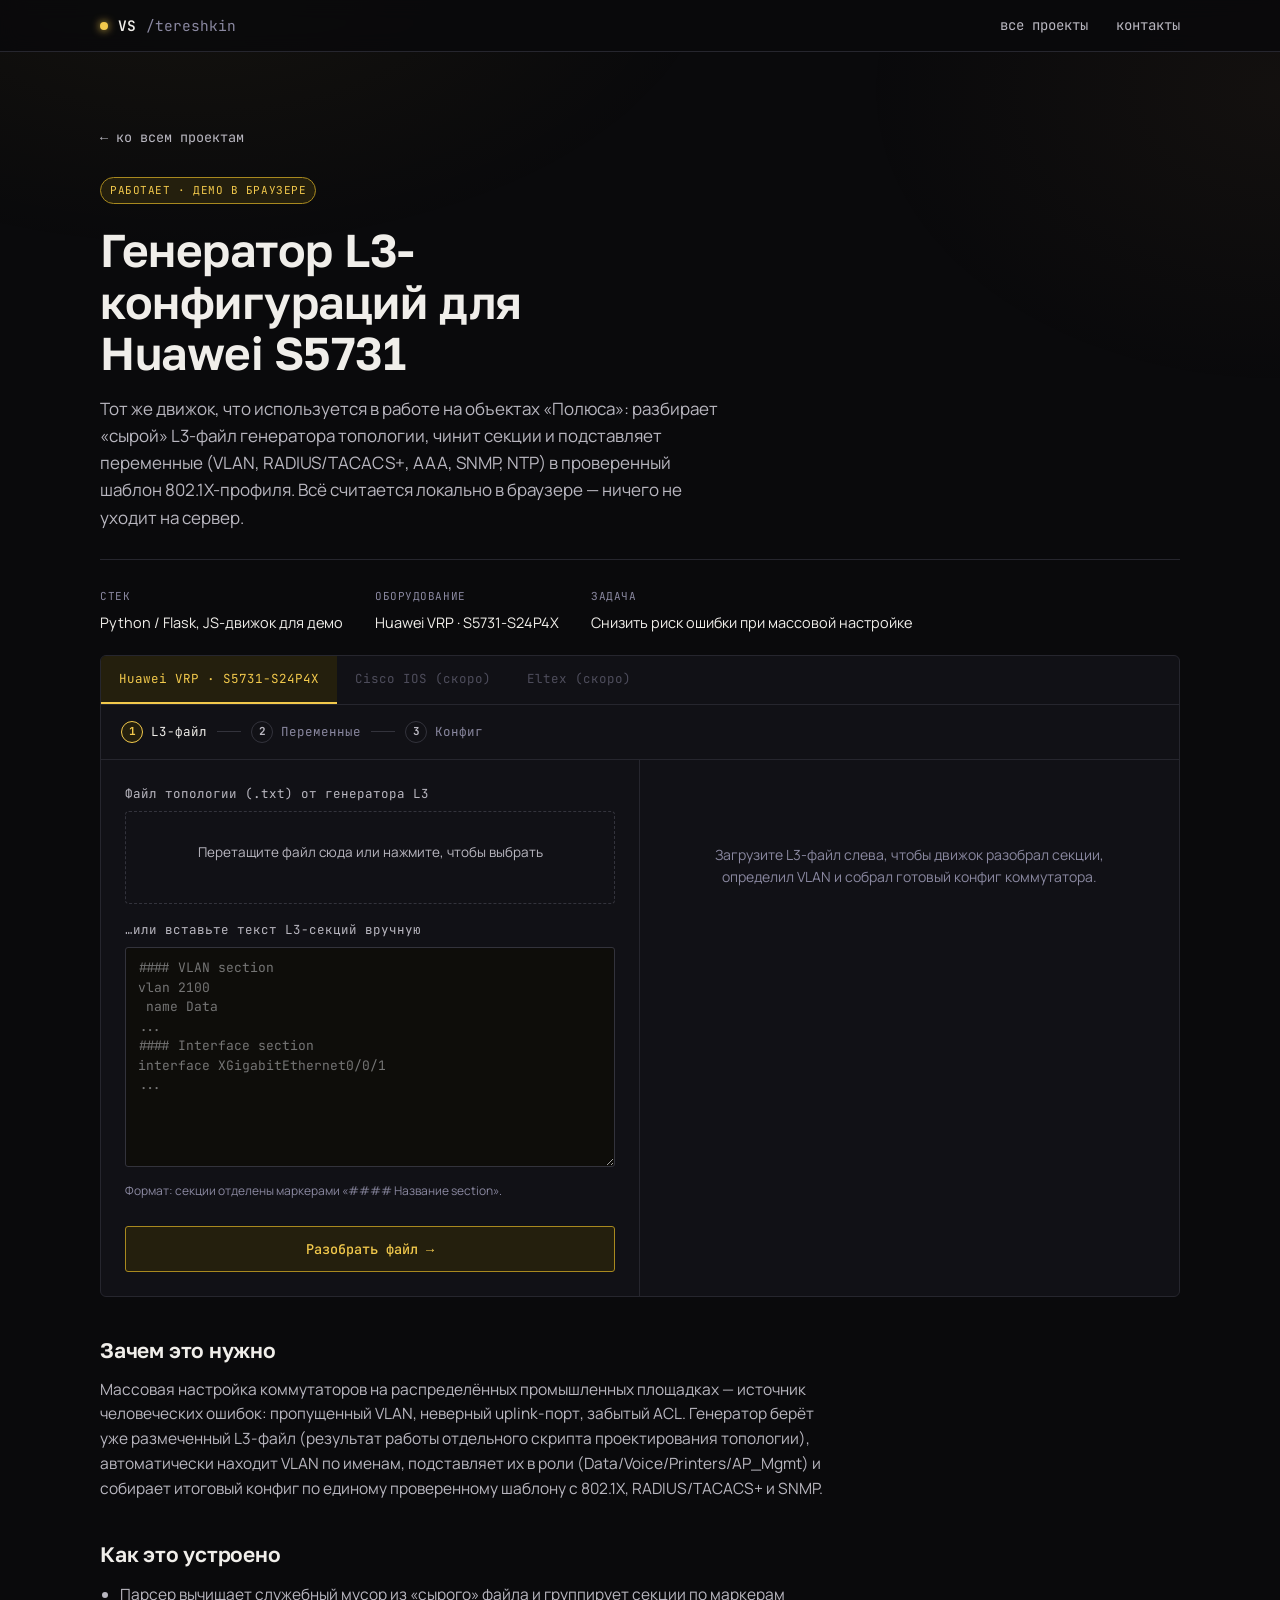
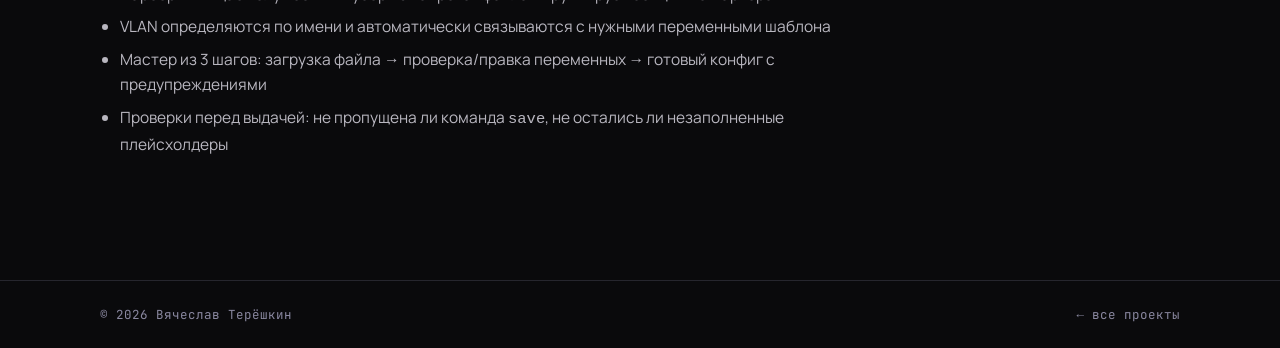
<file: projects/configurator.html>
<!DOCTYPE html>
<html lang="ru">
<head>
<meta charset="UTF-8">
<meta name="viewport" content="width=device-width, initial-scale=1.0">
<title>Генератор L3-конфигураций Huawei — Вячеслав Терёшкин</title>
<meta name="description" content="Flask-приложение, которое собирает конфигурацию Huawei S5731 за минуты вместо часов ручной правки: парсинг L3-секций, VLAN, RADIUS/TACACS+ и 802.1X на выходе.">
<link rel="canonical" href="https://tereshkinvs.ru/projects/configurator.html">
<meta property="og:type" content="article">
<meta property="og:title" content="Генератор L3-конфигураций Huawei — Вячеслав Терёшкин">
<meta property="og:description" content="Flask-приложение, которое собирает конфигурацию Huawei S5731 за минуты вместо часов ручной правки.">
<meta property="og:url" content="https://tereshkinvs.ru/projects/configurator.html">
<meta property="og:image" content="https://tereshkinvs.ru/assets/img/og-card.jpg">
<meta property="og:image:width" content="1200">
<meta property="og:image:height" content="630">
<meta property="og:image:alt" content="Вячеслав Терёшкин — сетевая и промышленная инфраструктура связи">
<meta property="og:locale" content="ru_RU">
<meta name="twitter:card" content="summary_large_image">
<meta name="twitter:title" content="Генератор L3-конфигураций Huawei — Вячеслав Терёшкин">
<meta name="twitter:description" content="Flask-приложение, которое собирает конфигурацию Huawei S5731 за минуты вместо часов ручной правки.">
<meta name="twitter:image" content="https://tereshkinvs.ru/assets/img/og-card.jpg">
<link rel="icon" href="data:image/svg+xml,%3Csvg xmlns='http://www.w3.org/2000/svg' viewBox='0 0 32 32'%3E%3Crect width='32' height='32' rx='7' fill='%230c1210'/%3E%3Ccircle cx='16' cy='16' r='5' fill='%235fd3ab'/%3E%3C/svg%3E">
<link rel="stylesheet" href="../assets/css/style.css">
<link rel="stylesheet" href="../assets/css/tool.css">
<script>document.documentElement.classList.add('js');</script>
</head>
<body>

<header class="site">
  <div class="wrap bar">
    <a class="brand" href="../index.html"><span class="dot"></span>VS<span class="dim">/tereshkin</span></a>
    <nav class="links">
      <a href="../index.html#cases">все проекты</a>
      <a href="../index.html#contact">контакты</a>
    </nav>
  </div>
</header>

<section class="pd-hero">
  <div class="wrap">
    <a class="back-link" href="../index.html#cases">← ко всем проектам</a>
    <div class="status-row">
      <span class="status live">Работает · демо в браузере</span>
    </div>
    <h1>Генератор L3-конфигураций для Huawei S5731</h1>
    <p class="sub">Тот же движок, что используется в работе на объектах «Полюса»: разбирает «сырой» L3-файл генератора топологии, чинит секции и подставляет переменные (VLAN, RADIUS/TACACS+, AAA, SNMP, NTP) в проверенный шаблон 802.1X-профиля. Всё считается локально в браузере — ничего не уходит на сервер.</p>

    <div class="pd-meta">
      <div class="m"><div class="k">Стек</div><div class="v">Python / Flask, JS-движок для демо</div></div>
      <div class="m"><div class="k">Оборудование</div><div class="v">Huawei VRP · S5731-S24P4X</div></div>
      <div class="m"><div class="k">Задача</div><div class="v">Снизить риск ошибки при массовой настройке</div></div>
    </div>

    <div class="tool-panel">
      <div class="tool-tabs">
        <div class="tool-tab active">Huawei VRP · S5731-S24P4X</div>
        <div class="tool-tab" style="opacity:.5;">Cisco IOS (скоро)</div>
        <div class="tool-tab" style="opacity:.5;">Eltex (скоро)</div>
      </div>

      <div class="wizard-steps">
        <div class="wizard-step active" data-step="1"><span class="dot">1</span> L3-файл</div>
        <div class="wizard-sep"></div>
        <div class="wizard-step" data-step="2"><span class="dot">2</span> Переменные</div>
        <div class="wizard-sep"></div>
        <div class="wizard-step" data-step="3"><span class="dot">3</span> Конфиг</div>
      </div>

      <div class="tool-body">
        <div class="tool-form" id="stepPane1">
          <div class="field">
            <label>Файл топологии (.txt) от генератора L3</label>
            <div class="dropzone" id="dropzone">
              Перетащите файл сюда или нажмите, чтобы выбрать
              <div class="dropzone-filename" id="dropzoneFilename"></div>
            </div>
            <input type="file" id="fileInput" accept=".txt" style="display:none;">
          </div>
          <div class="field">
            <label for="l3Text">…или вставьте текст L3-секций вручную</label>
            <textarea id="l3Text" placeholder="#### VLAN section
vlan 2100
 name Data
...&#10;#### Interface section
interface XGigabitEthernet0/0/1
..."></textarea>
            <div class="field-hint">Формат: секции отделены маркерами «#### Название section».</div>
          </div>
          <div class="wizard-actions">
            <button class="btn primary" id="toStep2Btn" style="justify-content:center; flex:1;">Разобрать файл →</button>
          </div>
        </div>

        <div class="tool-form" id="stepPane2" style="display:none;"></div>

        <div class="tool-output" id="stepPane3Output" style="display:none;">
          <div class="tool-output-actions">
            <button class="copy-btn" id="copyBtn">Копировать</button>
            <button class="dl-btn" id="dlBtn">Скачать .txt</button>
          </div>
          <pre id="configOut"></pre>
          <ul class="warn-list" id="warnList"></ul>
        </div>
        <div class="tool-output" id="stepPane3Placeholder">
          <div class="output-placeholder">Загрузите L3-файл слева, чтобы движок разобрал секции,<br>определил VLAN и собрал готовый конфиг коммутатора.</div>
        </div>
      </div>
    </div>

    <div class="pd-body">
      <h3>Зачем это нужно</h3>
      <p>Массовая настройка коммутаторов на распределённых промышленных площадках — источник человеческих ошибок: пропущенный VLAN, неверный uplink-порт, забытый ACL. Генератор берёт уже размеченный L3-файл (результат работы отдельного скрипта проектирования топологии), автоматически находит VLAN по именам, подставляет их в роли (Data/Voice/Printers/AP_Mgmt) и собирает итоговый конфиг по единому проверенному шаблону с 802.1X, RADIUS/TACACS+ и SNMP.</p>
      <h3>Как это устроено</h3>
      <ul>
        <li>Парсер вычищает служебный мусор из «сырого» файла и группирует секции по маркерам</li>
        <li>VLAN определяются по имени и автоматически связываются с нужными переменными шаблона</li>
        <li>Мастер из 3 шагов: загрузка файла → проверка/правка переменных → готовый конфиг с предупреждениями</li>
        <li>Проверки перед выдачей: не пропущена ли команда <code>save</code>, не остались ли незаполненные плейсхолдеры</li>
      </ul>
    </div>
  </div>
</section>

<footer class="site">
  <div class="wrap footer-row">
    <span>© 2026 Вячеслав Терёшкин</span>
    <a href="../index.html#cases">← все проекты</a>
  </div>
</footer>

<script src="../assets/js/main.js"></script>
<script src="configurator-engine.js"></script>
</body>
</html>
</file>
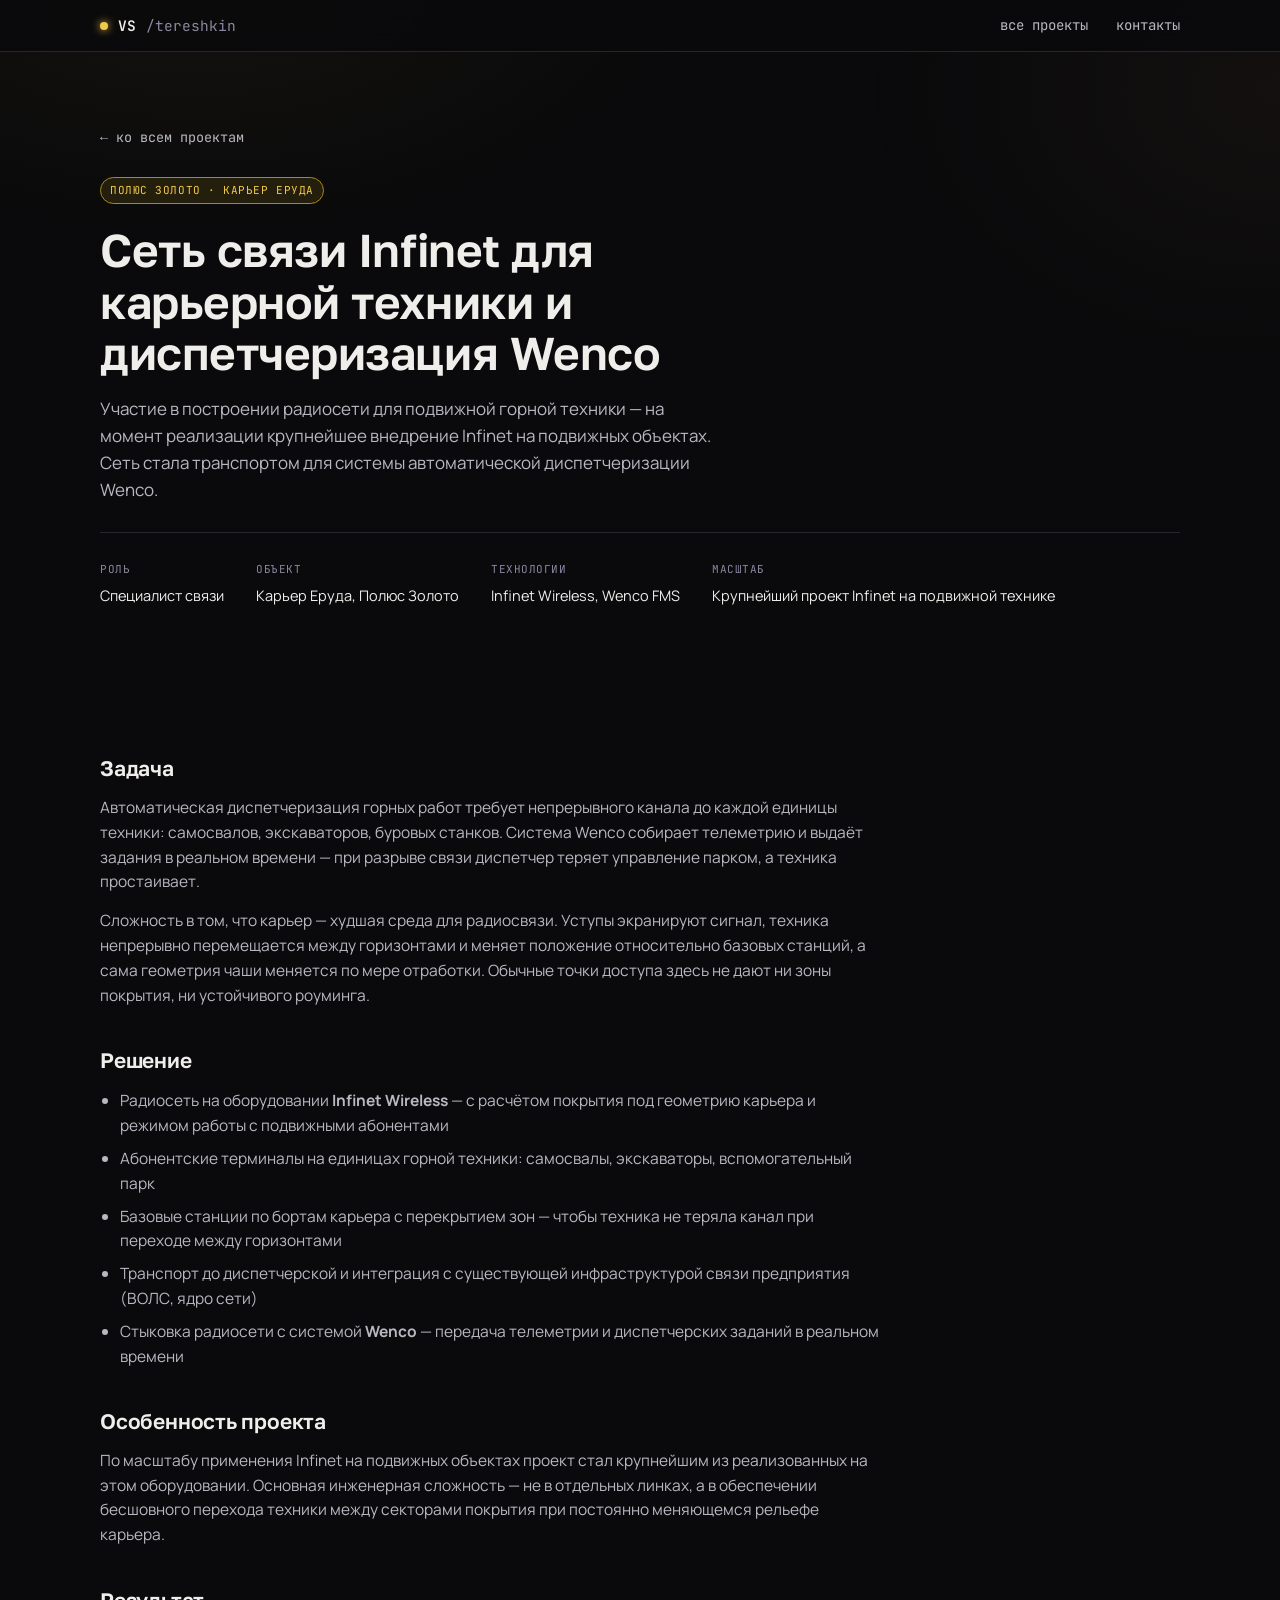
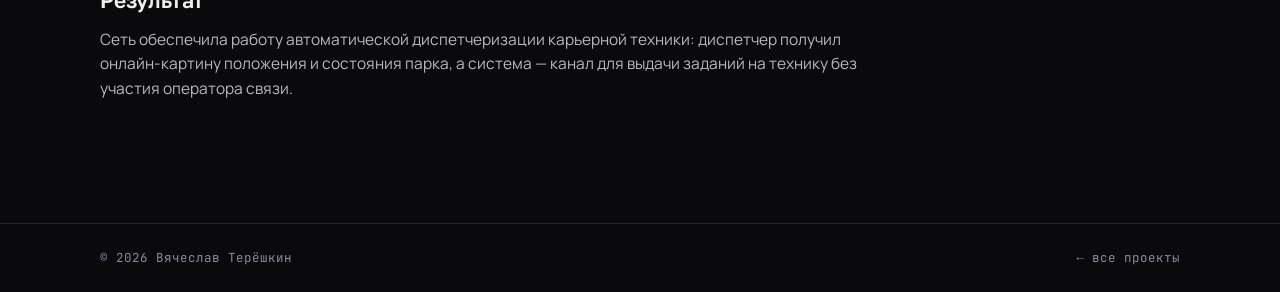
<file: projects/infinet-wenco.html>
<!DOCTYPE html>
<html lang="ru">
<head>
<meta charset="UTF-8">
<meta name="viewport" content="width=device-width, initial-scale=1.0">
<title>Infinet для карьерной техники и диспетчеризация Wenco — Вячеслав Терёшкин</title>
<meta name="description" content="Радиосеть для подвижной горной техники — одно из крупнейших внедрений Infinet на подвижных объектах. Стала транспортом для автоматической диспетчеризации Wenco.">
<link rel="canonical" href="https://tereshkinvs.ru/projects/infinet-wenco.html">
<meta property="og:type" content="article">
<meta property="og:title" content="Сеть связи Infinet для карьерной техники и диспетчеризация Wenco">
<meta property="og:description" content="Радиосеть для подвижной горной техники — одно из крупнейших внедрений Infinet на подвижных объектах.">
<meta property="og:url" content="https://tereshkinvs.ru/projects/infinet-wenco.html">
<meta property="og:image" content="https://tereshkinvs.ru/assets/img/og-card.jpg">
<meta property="og:image:width" content="1200">
<meta property="og:image:height" content="630">
<meta property="og:image:alt" content="Вячеслав Терёшкин — сетевая и промышленная инфраструктура связи">
<meta property="og:locale" content="ru_RU">
<meta name="twitter:card" content="summary_large_image">
<meta name="twitter:title" content="Сеть связи Infinet для карьерной техники и диспетчеризация Wenco">
<meta name="twitter:description" content="Радиосеть для подвижной горной техники — одно из крупнейших внедрений Infinet на подвижных объектах.">
<meta name="twitter:image" content="https://tereshkinvs.ru/assets/img/og-card.jpg">
<link rel="icon" href="data:image/svg+xml,%3Csvg xmlns='http://www.w3.org/2000/svg' viewBox='0 0 32 32'%3E%3Crect width='32' height='32' rx='7' fill='%230c1210'/%3E%3Ccircle cx='16' cy='16' r='5' fill='%235fd3ab'/%3E%3C/svg%3E">
<link rel="stylesheet" href="../assets/css/style.css">
<script>document.documentElement.classList.add('js');</script>
</head>
<body>
<a class="skip-link" href="#main">К содержанию</a>

<header class="site">
  <div class="wrap bar">
    <a class="brand" href="../index.html"><span class="dot"></span>VS<span class="dim">/tereshkin</span></a>
    <nav class="links">
      <a href="../index.html#cases">все проекты</a>
      <a href="../index.html#contact">контакты</a>
    </nav>
  </div>
</header>

<main id="main">
<section class="pd-hero">
  <div class="wrap">
    <a class="back-link" href="../index.html#cases">← ко всем проектам</a>
    <div class="status-row"><span class="status internal">Полюс Золото · карьер Еруда</span></div>
    <h1>Сеть связи Infinet для карьерной техники и диспетчеризация Wenco</h1>
    <p class="sub">Участие в построении радиосети для подвижной горной техники — на момент реализации крупнейшее внедрение Infinet на подвижных объектах. Сеть стала транспортом для системы автоматической диспетчеризации Wenco.</p>

    <div class="pd-meta">
      <div class="m"><div class="k">Роль</div><div class="v">Специалист связи</div></div>
      <div class="m"><div class="k">Объект</div><div class="v">Карьер Еруда, Полюс Золото</div></div>
      <div class="m"><div class="k">Технологии</div><div class="v">Infinet Wireless, Wenco FMS</div></div>
      <div class="m"><div class="k">Масштаб</div><div class="v">Крупнейший проект Infinet на подвижной технике</div></div>
    </div>
  </div>
</section>

<section style="padding-top:0;">
  <div class="wrap">
    <div class="pd-body" style="max-width:78ch;">
      <h3>Задача</h3>
      <p>Автоматическая диспетчеризация горных работ требует непрерывного канала до каждой единицы техники: самосвалов, экскаваторов, буровых станков. Система Wenco собирает телеметрию и выдаёт задания в реальном времени — при разрыве связи диспетчер теряет управление парком, а техника простаивает.</p>
      <p>Сложность в том, что карьер — худшая среда для радиосвязи. Уступы экранируют сигнал, техника непрерывно перемещается между горизонтами и меняет положение относительно базовых станций, а сама геометрия чаши меняется по мере отработки. Обычные точки доступа здесь не дают ни зоны покрытия, ни устойчивого роуминга.</p>

      <h3>Решение</h3>
      <ul>
        <li>Радиосеть на оборудовании <strong>Infinet Wireless</strong> — с расчётом покрытия под геометрию карьера и режимом работы с подвижными абонентами</li>
        <li>Абонентские терминалы на единицах горной техники: самосвалы, экскаваторы, вспомогательный парк</li>
        <li>Базовые станции по бортам карьера с перекрытием зон — чтобы техника не теряла канал при переходе между горизонтами</li>
        <li>Транспорт до диспетчерской и интеграция с существующей инфраструктурой связи предприятия (ВОЛС, ядро сети)</li>
        <li>Стыковка радиосети с системой <strong>Wenco</strong> — передача телеметрии и диспетчерских заданий в реальном времени</li>
      </ul>

      <h3>Особенность проекта</h3>
      <p>По масштабу применения Infinet на подвижных объектах проект стал крупнейшим из реализованных на этом оборудовании. Основная инженерная сложность — не в отдельных линках, а в обеспечении бесшовного перехода техники между секторами покрытия при постоянно меняющемся рельефе карьера.</p>

      <h3>Результат</h3>
      <p>Сеть обеспечила работу автоматической диспетчеризации карьерной техники: диспетчер получил онлайн-картину положения и состояния парка, а система — канал для выдачи заданий на технику без участия оператора связи.</p>
    </div>
  </div>
</section>
</main>

<footer class="site">
  <div class="wrap footer-row">
    <span>© 2026 Вячеслав Терёшкин</span>
    <a href="../index.html#cases">← все проекты</a>
  </div>
</footer>

<script src="../assets/js/main.js"></script>
</body>
</html>
</file>
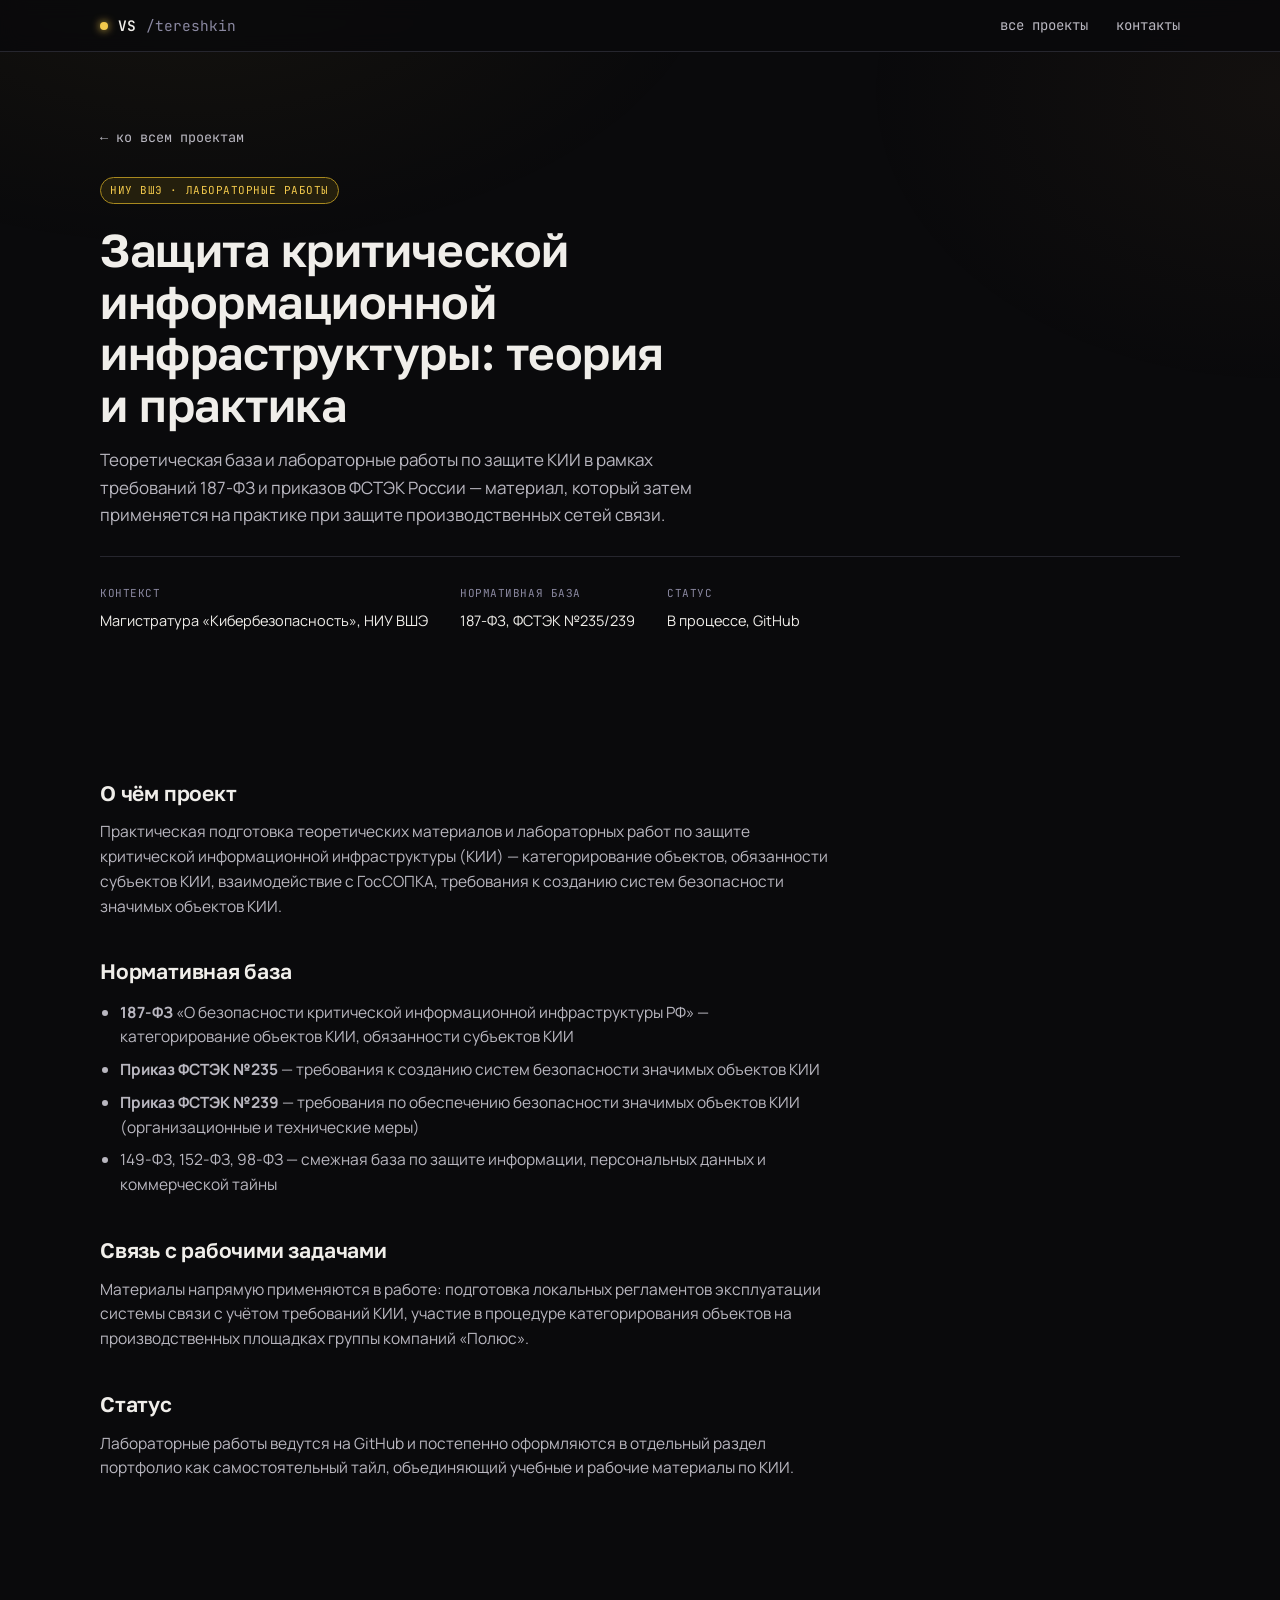
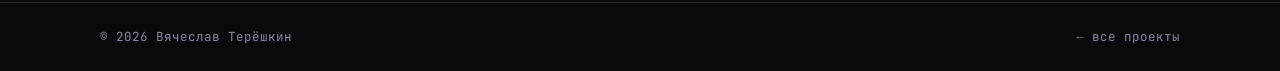
<file: projects/kii-lab.html>
<!DOCTYPE html>
<html lang="ru">
<head>
<meta charset="UTF-8">
<meta name="viewport" content="width=device-width, initial-scale=1.0">
<title>КИИ: теория и лабораторные работы — Вячеслав Терёшкин</title>
<meta name="description" content="Категорирование значимых объектов, обязанности субъекта КИИ, ГосСОПКА и проекция требований ФСТЭК №235/239 на реальную промышленную сеть.">
<link rel="canonical" href="https://tereshkinvs.ru/projects/kii-lab.html">
<meta property="og:type" content="article">
<meta property="og:title" content="КИИ: теория и лабораторные работы">
<meta property="og:description" content="Категорирование значимых объектов, обязанности субъекта КИИ, ГосСОПКА и требования ФСТЭК №235/239.">
<meta property="og:url" content="https://tereshkinvs.ru/projects/kii-lab.html">
<meta property="og:image" content="https://tereshkinvs.ru/assets/img/og-card.jpg">
<meta property="og:image:width" content="1200">
<meta property="og:image:height" content="630">
<meta property="og:image:alt" content="Вячеслав Терёшкин — сетевая и промышленная инфраструктура связи">
<meta property="og:locale" content="ru_RU">
<meta name="twitter:card" content="summary_large_image">
<meta name="twitter:title" content="КИИ: теория и лабораторные работы">
<meta name="twitter:description" content="Категорирование значимых объектов, обязанности субъекта КИИ, ГосСОПКА и требования ФСТЭК №235/239.">
<meta name="twitter:image" content="https://tereshkinvs.ru/assets/img/og-card.jpg">
<link rel="icon" href="data:image/svg+xml,%3Csvg xmlns='http://www.w3.org/2000/svg' viewBox='0 0 32 32'%3E%3Crect width='32' height='32' rx='7' fill='%230c1210'/%3E%3Ccircle cx='16' cy='16' r='5' fill='%235fd3ab'/%3E%3C/svg%3E">
<link rel="stylesheet" href="../assets/css/style.css">
<script>document.documentElement.classList.add('js');</script>
</head>
<body>

<header class="site">
  <div class="wrap bar">
    <a class="brand" href="../index.html"><span class="dot"></span>VS<span class="dim">/tereshkin</span></a>
    <nav class="links">
      <a href="../index.html#cases">все проекты</a>
      <a href="../index.html#contact">контакты</a>
    </nav>
  </div>
</header>

<section class="pd-hero">
  <div class="wrap">
    <a class="back-link" href="../index.html#cases">← ко всем проектам</a>
    <div class="status-row"><span class="status internal">НИУ ВШЭ · лабораторные работы</span></div>
    <h1>Защита критической информационной инфраструктуры: теория и практика</h1>
    <p class="sub">Теоретическая база и лабораторные работы по защите КИИ в рамках требований 187-ФЗ и приказов ФСТЭК России — материал, который затем применяется на практике при защите производственных сетей связи.</p>

    <div class="pd-meta">
      <div class="m"><div class="k">Контекст</div><div class="v">Магистратура «Кибербезопасность», НИУ ВШЭ</div></div>
      <div class="m"><div class="k">Нормативная база</div><div class="v">187-ФЗ, ФСТЭК №235/239</div></div>
      <div class="m"><div class="k">Статус</div><div class="v">В процессе, GitHub</div></div>
    </div>
  </div>
</section>

<section style="padding-top:0;">
  <div class="wrap">
    <div class="pd-body">
      <h3>О чём проект</h3>
      <p>Практическая подготовка теоретических материалов и лабораторных работ по защите критической информационной инфраструктуры (КИИ) — категорирование объектов, обязанности субъектов КИИ, взаимодействие с ГосСОПКА, требования к созданию систем безопасности значимых объектов КИИ.</p>
      <h3>Нормативная база</h3>
      <ul>
        <li><strong>187-ФЗ</strong> «О безопасности критической информационной инфраструктуры РФ» — категорирование объектов КИИ, обязанности субъектов КИИ</li>
        <li><strong>Приказ ФСТЭК №235</strong> — требования к созданию систем безопасности значимых объектов КИИ</li>
        <li><strong>Приказ ФСТЭК №239</strong> — требования по обеспечению безопасности значимых объектов КИИ (организационные и технические меры)</li>
        <li>149-ФЗ, 152-ФЗ, 98-ФЗ — смежная база по защите информации, персональных данных и коммерческой тайны</li>
      </ul>
      <h3>Связь с рабочими задачами</h3>
      <p>Материалы напрямую применяются в работе: подготовка локальных регламентов эксплуатации системы связи с учётом требований КИИ, участие в процедуре категорирования объектов на производственных площадках группы компаний «Полюс».</p>
      <h3>Статус</h3>
      <p>Лабораторные работы ведутся на GitHub и постепенно оформляются в отдельный раздел портфолио как самостоятельный тайл, объединяющий учебные и рабочие материалы по КИИ.</p>
    </div>
  </div>
</section>

<footer class="site">
  <div class="wrap footer-row">
    <span>© 2026 Вячеслав Терёшкин</span>
    <a href="../index.html#cases">← все проекты</a>
  </div>
</footer>

<script src="../assets/js/main.js"></script>
</body>
</html>
</file>
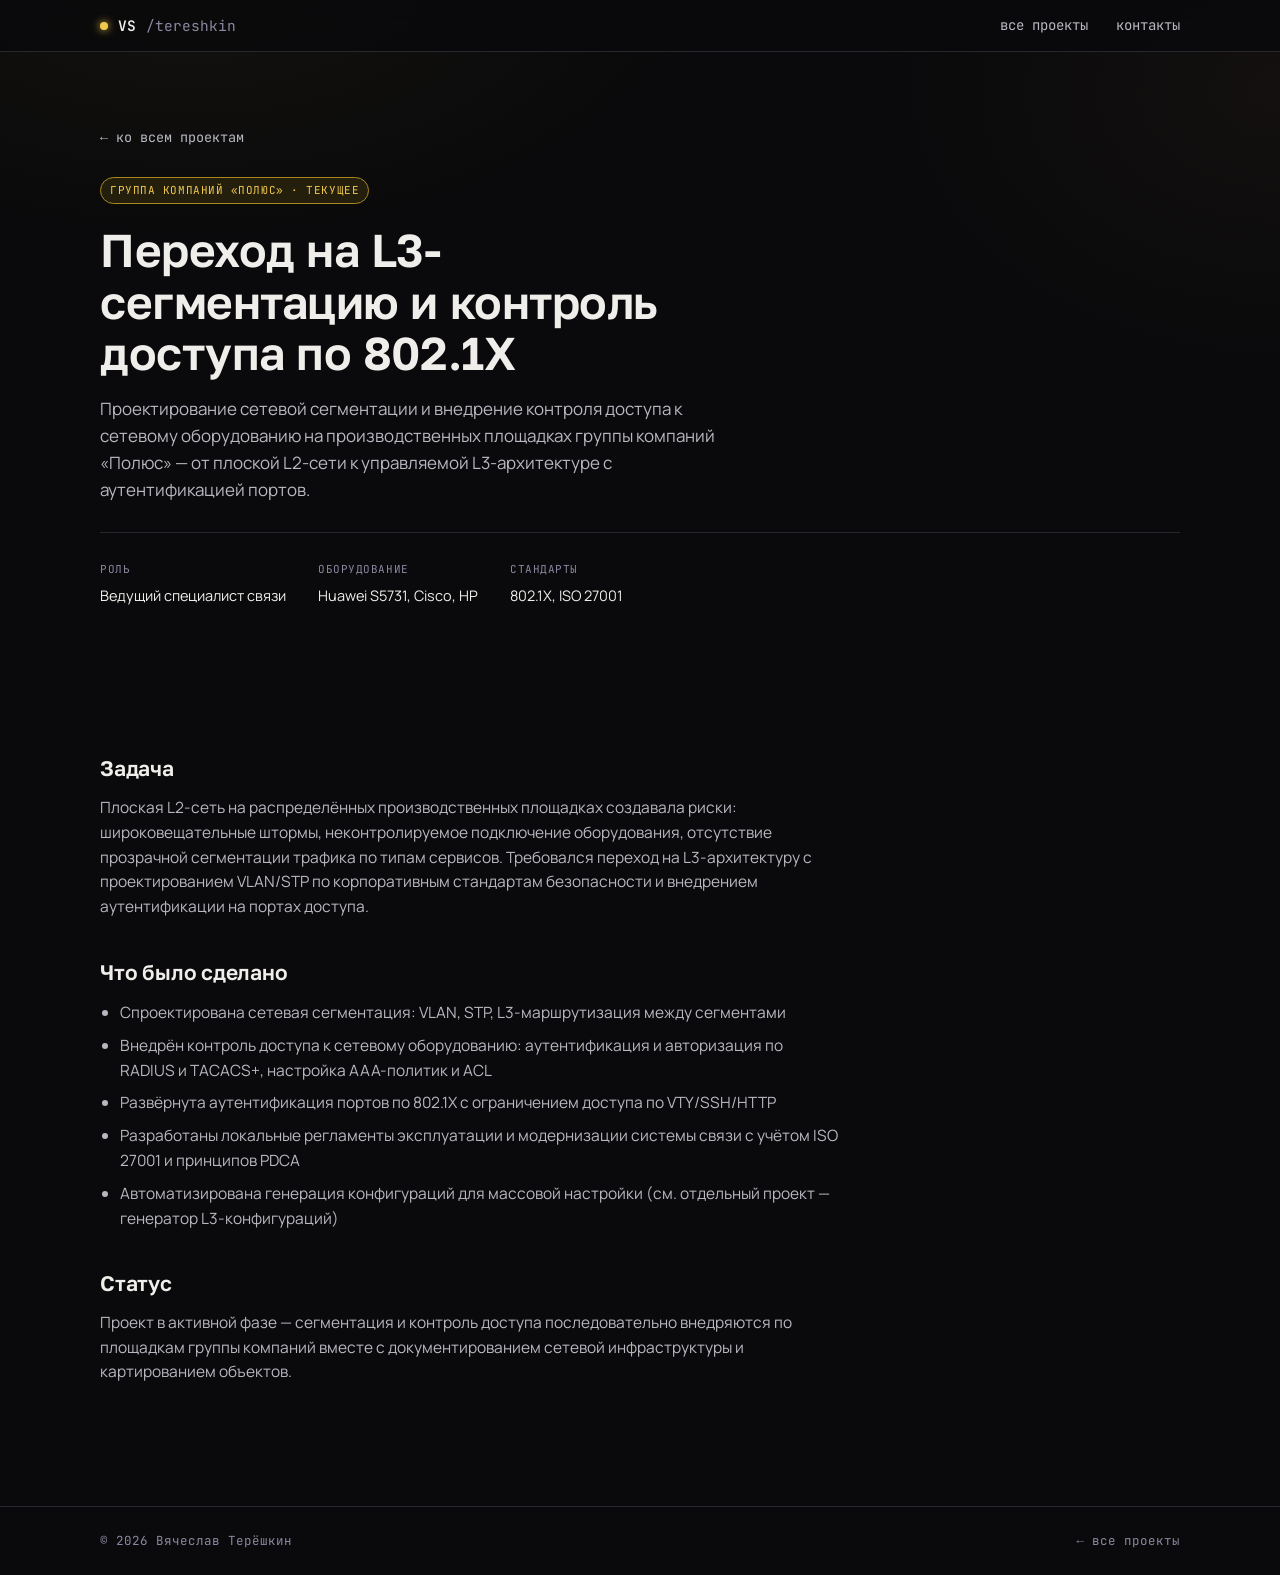
<file: projects/l3-8021x.html>
<!DOCTYPE html>
<html lang="ru">
<head>
<meta charset="UTF-8">
<meta name="viewport" content="width=device-width, initial-scale=1.0">
<title>Переход на L3 + 802.1X — Вячеслав Терёшкин</title>
<meta name="description" content="Сегментация сети (VLAN, STP, L3) и контроль доступа по портам с AAA-политиками, MAC-bypass и guest-VLAN при отказе сервера.">
<link rel="canonical" href="https://tereshkinvs.ru/projects/l3-8021x.html">
<meta property="og:type" content="article">
<meta property="og:title" content="Переход на L3 + 802.1X">
<meta property="og:description" content="Сегментация сети (VLAN, STP, L3) и контроль доступа по портам с AAA-политиками, MAC-bypass и guest-VLAN.">
<meta property="og:url" content="https://tereshkinvs.ru/projects/l3-8021x.html">
<meta property="og:image" content="https://tereshkinvs.ru/assets/img/og-card.jpg">
<meta property="og:image:width" content="1200">
<meta property="og:image:height" content="630">
<meta property="og:image:alt" content="Вячеслав Терёшкин — сетевая и промышленная инфраструктура связи">
<meta property="og:locale" content="ru_RU">
<meta name="twitter:card" content="summary_large_image">
<meta name="twitter:title" content="Переход на L3 + 802.1X">
<meta name="twitter:description" content="Сегментация сети (VLAN, STP, L3) и контроль доступа по портам с AAA-политиками, MAC-bypass и guest-VLAN.">
<meta name="twitter:image" content="https://tereshkinvs.ru/assets/img/og-card.jpg">
<link rel="icon" href="data:image/svg+xml,%3Csvg xmlns='http://www.w3.org/2000/svg' viewBox='0 0 32 32'%3E%3Crect width='32' height='32' rx='7' fill='%230c1210'/%3E%3Ccircle cx='16' cy='16' r='5' fill='%235fd3ab'/%3E%3C/svg%3E">
<link rel="stylesheet" href="../assets/css/style.css">
<script>document.documentElement.classList.add('js');</script>
</head>
<body>

<header class="site">
  <div class="wrap bar">
    <a class="brand" href="../index.html"><span class="dot"></span>VS<span class="dim">/tereshkin</span></a>
    <nav class="links">
      <a href="../index.html#cases">все проекты</a>
      <a href="../index.html#contact">контакты</a>
    </nav>
  </div>
</header>

<section class="pd-hero">
  <div class="wrap">
    <a class="back-link" href="../index.html#cases">← ко всем проектам</a>
    <div class="status-row"><span class="status internal">Группа компаний «Полюс» · текущее</span></div>
    <h1>Переход на L3-сегментацию и контроль доступа по 802.1X</h1>
    <p class="sub">Проектирование сетевой сегментации и внедрение контроля доступа к сетевому оборудованию на производственных площадках группы компаний «Полюс» — от плоской L2-сети к управляемой L3-архитектуре с аутентификацией портов.</p>

    <div class="pd-meta">
      <div class="m"><div class="k">Роль</div><div class="v">Ведущий специалист связи</div></div>
      <div class="m"><div class="k">Оборудование</div><div class="v">Huawei S5731, Cisco, HP</div></div>
      <div class="m"><div class="k">Стандарты</div><div class="v">802.1X, ISO 27001</div></div>
    </div>
  </div>
</section>

<section style="padding-top:0;">
  <div class="wrap">
    <div class="pd-body">
      <h3>Задача</h3>
      <p>Плоская L2-сеть на распределённых производственных площадках создавала риски: широковещательные штормы, неконтролируемое подключение оборудования, отсутствие прозрачной сегментации трафика по типам сервисов. Требовался переход на L3-архитектуру с проектированием VLAN/STP по корпоративным стандартам безопасности и внедрением аутентификации на портах доступа.</p>
      <h3>Что было сделано</h3>
      <ul>
        <li>Спроектирована сетевая сегментация: VLAN, STP, L3-маршрутизация между сегментами</li>
        <li>Внедрён контроль доступа к сетевому оборудованию: аутентификация и авторизация по RADIUS и TACACS+, настройка AAA-политик и ACL</li>
        <li>Развёрнута аутентификация портов по 802.1X с ограничением доступа по VTY/SSH/HTTP</li>
        <li>Разработаны локальные регламенты эксплуатации и модернизации системы связи с учётом ISO 27001 и принципов PDCA</li>
        <li>Автоматизирована генерация конфигураций для массовой настройки (см. отдельный проект — генератор L3-конфигураций)</li>
      </ul>
      <h3>Статус</h3>
      <p>Проект в активной фазе — сегментация и контроль доступа последовательно внедряются по площадкам группы компаний вместе с документированием сетевой инфраструктуры и картированием объектов.</p>
    </div>
  </div>
</section>

<footer class="site">
  <div class="wrap footer-row">
    <span>© 2026 Вячеслав Терёшкин</span>
    <a href="../index.html#cases">← все проекты</a>
  </div>
</footer>

<script src="../assets/js/main.js"></script>
</body>
</html>
</file>
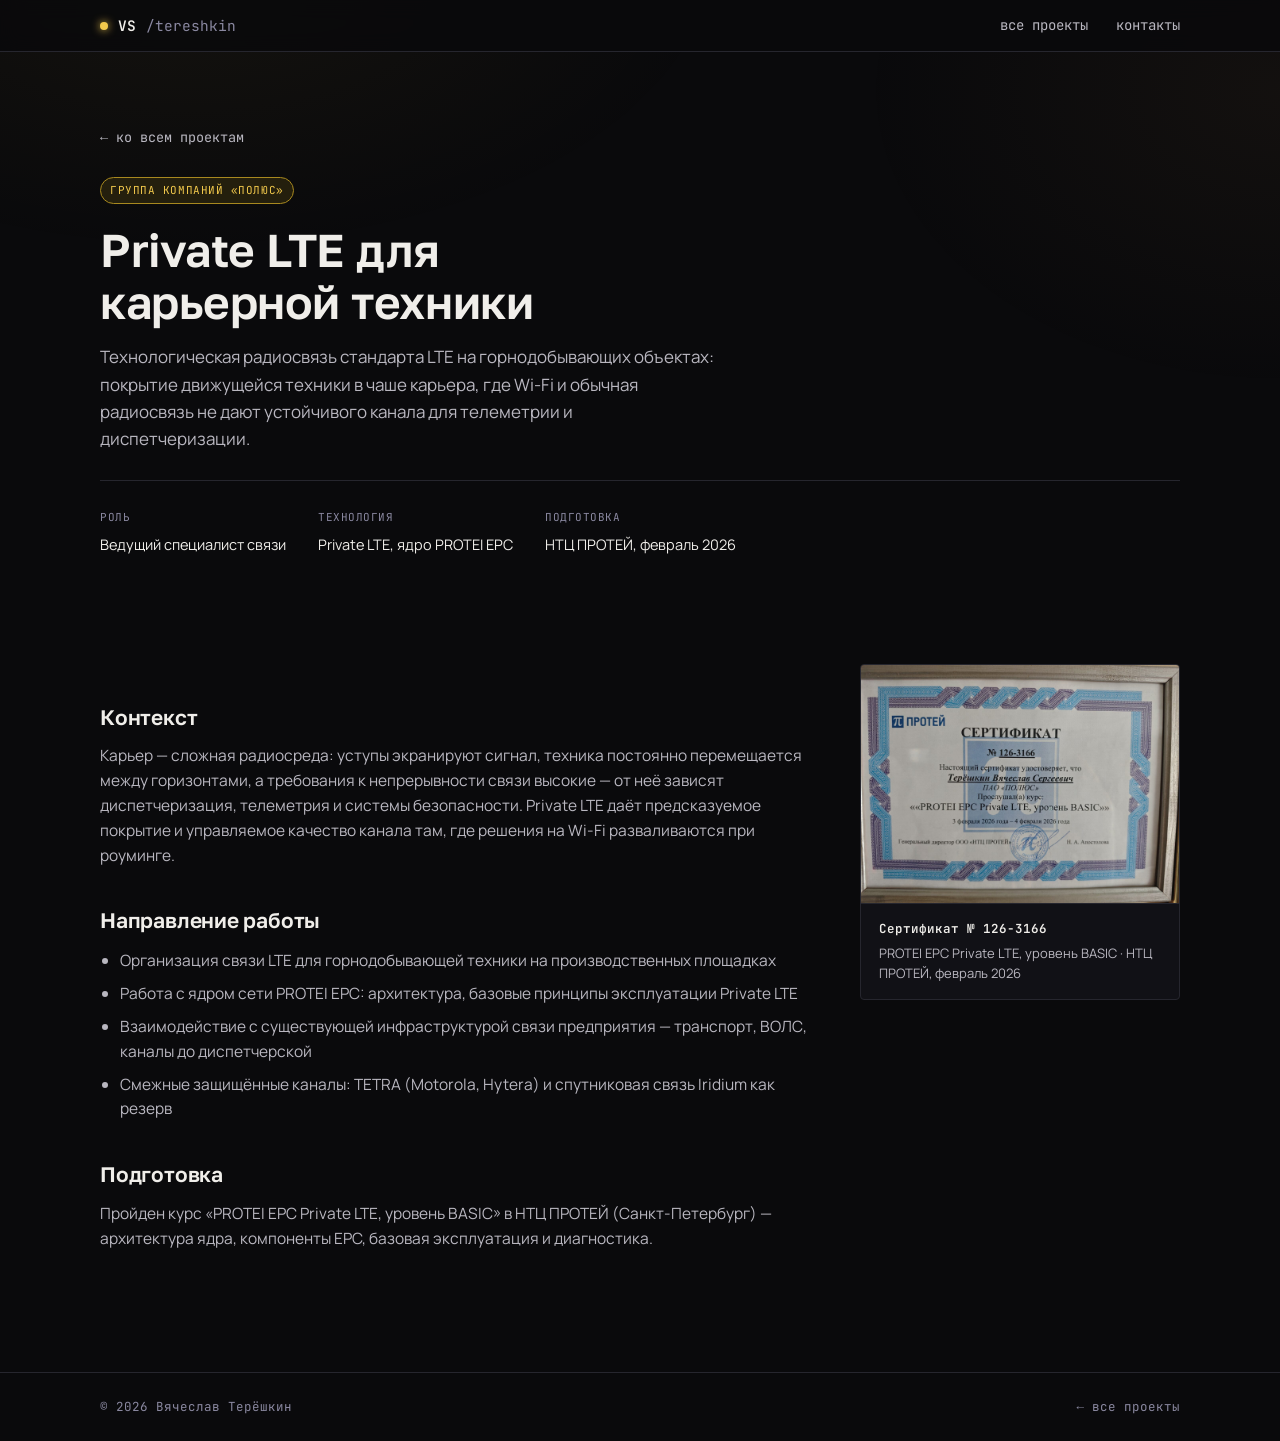
<file: projects/private-lte.html>
<!DOCTYPE html>
<html lang="ru">
<head>
<meta charset="UTF-8">
<meta name="viewport" content="width=device-width, initial-scale=1.0">
<title>Private LTE для карьерной техники — Вячеслав Терёшкин</title>
<meta name="description" content="Покрытие движущейся техники в чаше карьера для телеметрии и диспетчеризации. Ядро PROTEI EPC, резерв — TETRA и Iridium.">
<link rel="canonical" href="https://tereshkinvs.ru/projects/private-lte.html">
<meta property="og:type" content="article">
<meta property="og:title" content="Private LTE для карьерной техники">
<meta property="og:description" content="Покрытие движущейся техники в чаше карьера для телеметрии и диспетчеризации. Ядро PROTEI EPC, резерв — TETRA и Iridium.">
<meta property="og:url" content="https://tereshkinvs.ru/projects/private-lte.html">
<meta property="og:image" content="https://tereshkinvs.ru/assets/img/og-card.jpg">
<meta property="og:image:width" content="1200">
<meta property="og:image:height" content="630">
<meta property="og:image:alt" content="Вячеслав Терёшкин — сетевая и промышленная инфраструктура связи">
<meta property="og:locale" content="ru_RU">
<meta name="twitter:card" content="summary_large_image">
<meta name="twitter:title" content="Private LTE для карьерной техники">
<meta name="twitter:description" content="Покрытие движущейся техники в чаше карьера для телеметрии и диспетчеризации. Ядро PROTEI EPC, резерв — TETRA и Iridium.">
<meta name="twitter:image" content="https://tereshkinvs.ru/assets/img/og-card.jpg">
<link rel="icon" href="data:image/svg+xml,%3Csvg xmlns='http://www.w3.org/2000/svg' viewBox='0 0 32 32'%3E%3Crect width='32' height='32' rx='7' fill='%230c1210'/%3E%3Ccircle cx='16' cy='16' r='5' fill='%235fd3ab'/%3E%3C/svg%3E">
<link rel="stylesheet" href="../assets/css/style.css">
<script>document.documentElement.classList.add('js');</script>
</head>
<body>
<a class="skip-link" href="#main">К содержанию</a>

<header class="site">
  <div class="wrap bar">
    <a class="brand" href="../index.html"><span class="dot"></span>VS<span class="dim">/tereshkin</span></a>
    <nav class="links">
      <a href="../index.html#cases">все проекты</a>
      <a href="../index.html#contact">контакты</a>
    </nav>
  </div>
</header>

<main id="main">
<section class="pd-hero">
  <div class="wrap">
    <a class="back-link" href="../index.html#cases">← ко всем проектам</a>
    <div class="status-row"><span class="status internal">Группа компаний «Полюс»</span></div>
    <h1>Private LTE для карьерной техники</h1>
    <p class="sub">Технологическая радиосвязь стандарта LTE на горнодобывающих объектах: покрытие движущейся техники в чаше карьера, где Wi-Fi и обычная радиосвязь не дают устойчивого канала для телеметрии и диспетчеризации.</p>

    <div class="pd-meta">
      <div class="m"><div class="k">Роль</div><div class="v">Ведущий специалист связи</div></div>
      <div class="m"><div class="k">Технология</div><div class="v">Private LTE, ядро PROTEI EPC</div></div>
      <div class="m"><div class="k">Подготовка</div><div class="v">НТЦ ПРОТЕЙ, февраль 2026</div></div>
    </div>
  </div>
</section>

<section style="padding-top:0;">
  <div class="wrap">
    <div class="pd-split">
      <div class="pd-body">
        <h3>Контекст</h3>
        <p>Карьер — сложная радиосреда: уступы экранируют сигнал, техника постоянно перемещается между горизонтами, а требования к непрерывности связи высокие — от неё зависят диспетчеризация, телеметрия и системы безопасности. Private LTE даёт предсказуемое покрытие и управляемое качество канала там, где решения на Wi-Fi разваливаются при роуминге.</p>
        <h3>Направление работы</h3>
        <ul>
          <li>Организация связи LTE для горнодобывающей техники на производственных площадках</li>
          <li>Работа с ядром сети PROTEI EPC: архитектура, базовые принципы эксплуатации Private LTE</li>
          <li>Взаимодействие с существующей инфраструктурой связи предприятия — транспорт, ВОЛС, каналы до диспетчерской</li>
          <li>Смежные защищённые каналы: TETRA (Motorola, Hytera) и спутниковая связь Iridium как резерв</li>
        </ul>
        <h3>Подготовка</h3>
        <p>Пройден курс «PROTEI EPC Private LTE, уровень BASIC» в НТЦ ПРОТЕЙ (Санкт-Петербург) — архитектура ядра, компоненты EPC, базовая эксплуатация и диагностика.</p>
      </div>

      <aside class="pd-aside">
        <figure class="doc-card">
          <img src="../assets/img/cert-protei-lte.jpg" alt="Сертификат PROTEI EPC Private LTE, уровень BASIC, № 126-3166" data-lightbox="../assets/img/cert-protei-lte.jpg" loading="lazy">
          <figcaption>
            <strong>Сертификат № 126-3166</strong>
            PROTEI EPC Private LTE, уровень BASIC · НТЦ ПРОТЕЙ, февраль 2026
          </figcaption>
        </figure>
      </aside>
    </div>
  </div>
</section>
</main>

<footer class="site">
  <div class="wrap footer-row">
    <span>© 2026 Вячеслав Терёшкин</span>
    <a href="../index.html#cases">← все проекты</a>
  </div>
</footer>

<script src="../assets/js/main.js"></script>
</body>
</html>
</file>
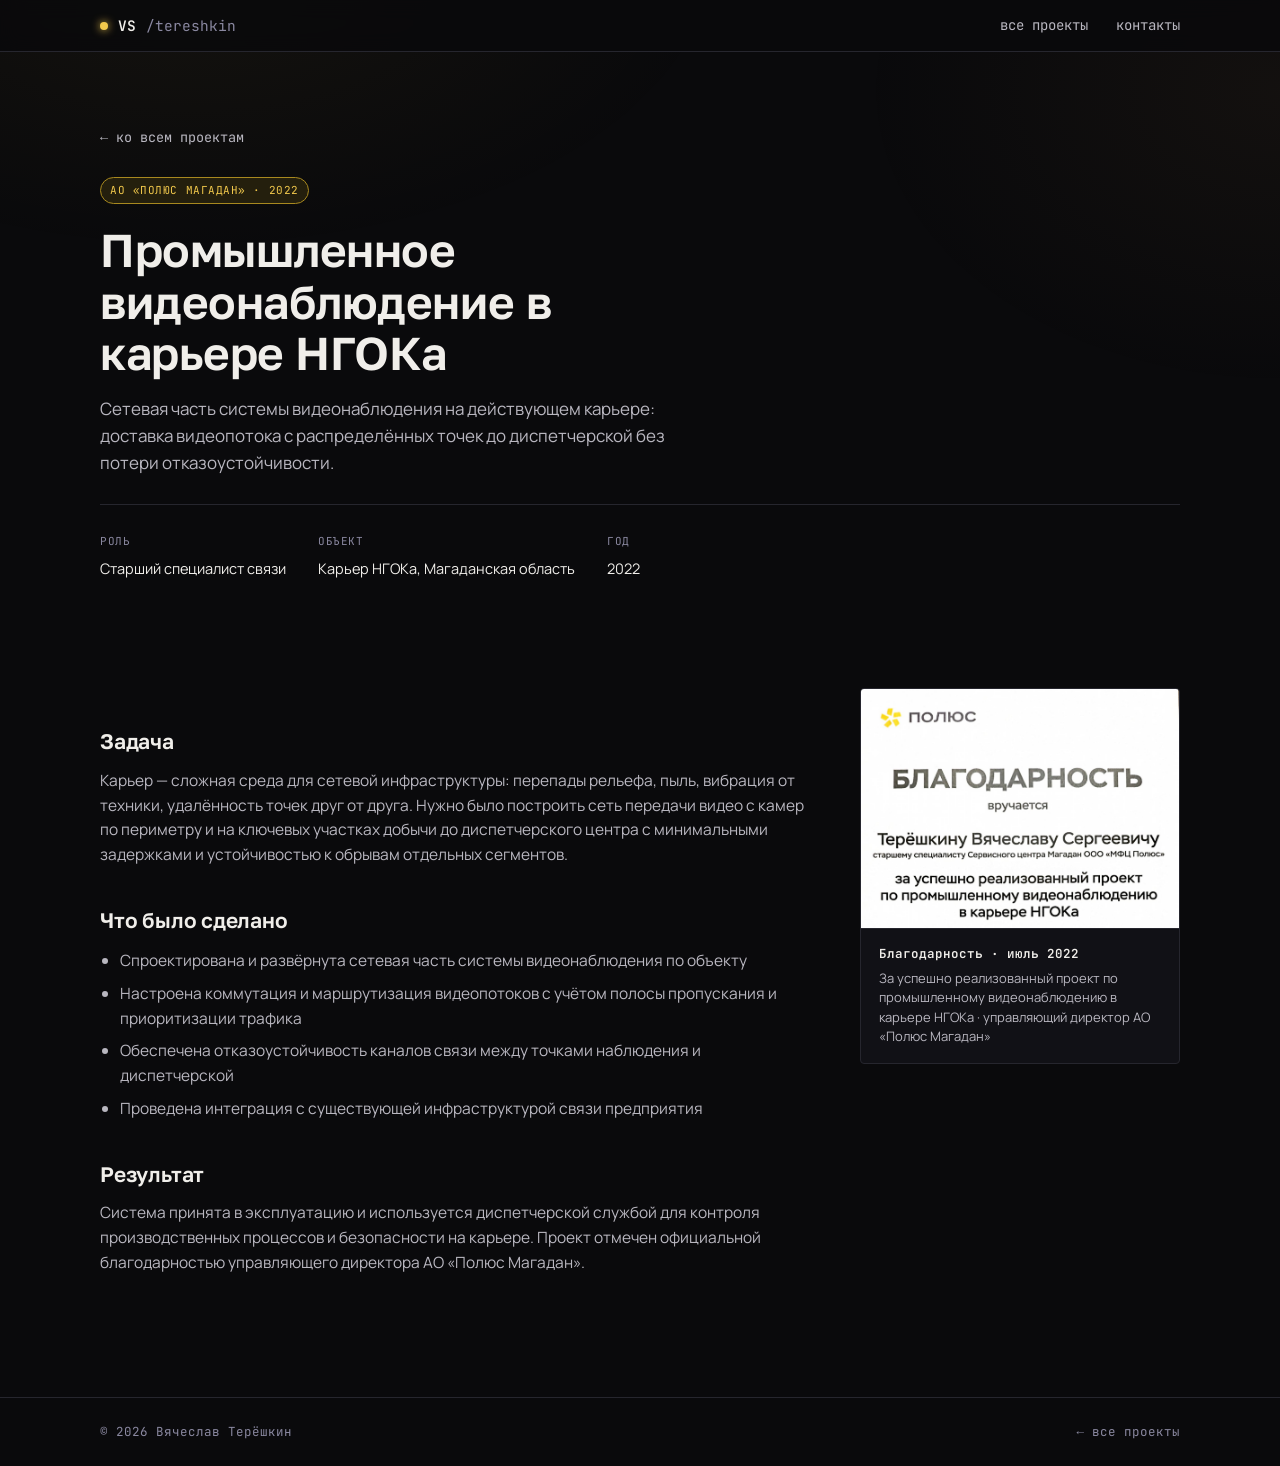
<file: projects/video-surveillance.html>
<!DOCTYPE html>
<html lang="ru">
<head>
<meta charset="UTF-8">
<meta name="viewport" content="width=device-width, initial-scale=1.0">
<title>Промышленное видеонаблюдение в карьере НГОКа — Вячеслав Терёшкин</title>
<meta name="description" content="Сетевая часть системы видеонаблюдения в карьере: каналы, отказоустойчивость, интеграция с диспетчерской. Отмечен благодарностью управляющего директора.">
<link rel="canonical" href="https://tereshkinvs.ru/projects/video-surveillance.html">
<meta property="og:type" content="article">
<meta property="og:title" content="Промышленное видеонаблюдение в карьере НГОКа">
<meta property="og:description" content="Сетевая часть системы видеонаблюдения в карьере: каналы, отказоустойчивость, интеграция с диспетчерской.">
<meta property="og:url" content="https://tereshkinvs.ru/projects/video-surveillance.html">
<meta property="og:image" content="https://tereshkinvs.ru/assets/img/og-card.jpg">
<meta property="og:image:width" content="1200">
<meta property="og:image:height" content="630">
<meta property="og:image:alt" content="Вячеслав Терёшкин — сетевая и промышленная инфраструктура связи">
<meta property="og:locale" content="ru_RU">
<meta name="twitter:card" content="summary_large_image">
<meta name="twitter:title" content="Промышленное видеонаблюдение в карьере НГОКа">
<meta name="twitter:description" content="Сетевая часть системы видеонаблюдения в карьере: каналы, отказоустойчивость, интеграция с диспетчерской.">
<meta name="twitter:image" content="https://tereshkinvs.ru/assets/img/og-card.jpg">
<link rel="icon" href="data:image/svg+xml,%3Csvg xmlns='http://www.w3.org/2000/svg' viewBox='0 0 32 32'%3E%3Crect width='32' height='32' rx='7' fill='%230c1210'/%3E%3Ccircle cx='16' cy='16' r='5' fill='%235fd3ab'/%3E%3C/svg%3E">
<link rel="stylesheet" href="../assets/css/style.css">
<script>document.documentElement.classList.add('js');</script>
</head>
<body>
<a class="skip-link" href="#main">К содержанию</a>

<header class="site">
  <div class="wrap bar">
    <a class="brand" href="../index.html"><span class="dot"></span>VS<span class="dim">/tereshkin</span></a>
    <nav class="links">
      <a href="../index.html#cases">все проекты</a>
      <a href="../index.html#contact">контакты</a>
    </nav>
  </div>
</header>

<main id="main">
<section class="pd-hero">
  <div class="wrap">
    <a class="back-link" href="../index.html#cases">← ко всем проектам</a>
    <div class="status-row"><span class="status internal">АО «Полюс Магадан» · 2022</span></div>
    <h1>Промышленное видеонаблюдение в карьере НГОКа</h1>
    <p class="sub">Сетевая часть системы видеонаблюдения на действующем карьере: доставка видеопотока с распределённых точек до диспетчерской без потери отказоустойчивости.</p>

    <div class="pd-meta">
      <div class="m"><div class="k">Роль</div><div class="v">Старший специалист связи</div></div>
      <div class="m"><div class="k">Объект</div><div class="v">Карьер НГОКа, Магаданская область</div></div>
      <div class="m"><div class="k">Год</div><div class="v">2022</div></div>
    </div>
  </div>
</section>

<section style="padding-top:0;">
  <div class="wrap">
    <div class="pd-split">
      <div class="pd-body">
        <h3>Задача</h3>
        <p>Карьер — сложная среда для сетевой инфраструктуры: перепады рельефа, пыль, вибрация от техники, удалённость точек друг от друга. Нужно было построить сеть передачи видео с камер по периметру и на ключевых участках добычи до диспетчерского центра с минимальными задержками и устойчивостью к обрывам отдельных сегментов.</p>
        <h3>Что было сделано</h3>
        <ul>
          <li>Спроектирована и развёрнута сетевая часть системы видеонаблюдения по объекту</li>
          <li>Настроена коммутация и маршрутизация видеопотоков с учётом полосы пропускания и приоритизации трафика</li>
          <li>Обеспечена отказоустойчивость каналов связи между точками наблюдения и диспетчерской</li>
          <li>Проведена интеграция с существующей инфраструктурой связи предприятия</li>
        </ul>
        <h3>Результат</h3>
        <p>Система принята в эксплуатацию и используется диспетчерской службой для контроля производственных процессов и безопасности на карьере. Проект отмечен официальной благодарностью управляющего директора АО «Полюс Магадан».</p>
      </div>

      <aside class="pd-aside">
        <figure class="doc-card">
          <img src="../assets/img/cert-thanks-video-2022.jpg" alt="Благодарность за успешно реализованный проект по промышленному видеонаблюдению в карьере НГОКа" data-lightbox="../assets/img/cert-thanks-video-2022.jpg" loading="lazy">
          <figcaption>
            <strong>Благодарность · июль 2022</strong>
            За успешно реализованный проект по промышленному видеонаблюдению в карьере НГОКа · управляющий директор АО «Полюс Магадан»
          </figcaption>
        </figure>
      </aside>
    </div>
  </div>
</section>
</main>

<footer class="site">
  <div class="wrap footer-row">
    <span>© 2026 Вячеслав Терёшкин</span>
    <a href="../index.html#cases">← все проекты</a>
  </div>
</footer>

<script src="../assets/js/main.js"></script>
</body>
</html>
</file>
<file: assets/css/style.css>
/* ============================================================
   ТЕРЁШКИН ВЯЧЕСЛАВ — Сетевой инженер / ИБ
   Design tokens
   ============================================================ */

/* Шрифты размещены локально: раньше грузились через @import с
   fonts.googleapis.com — это цепочка CSS→CSS→файлы и ~3,7 с задержки,
   плюс зависимость от стороннего домена. Подмножества латиницы и
   кириллицы, браузер берёт только нужные по unicode-range. */
/* cyrillic-ext */
@font-face {
  font-family: 'JetBrains Mono';
  font-style: normal;
  font-weight: 400;
  font-display: swap;
  src: url(../fonts/jetbrains-mono-400-cyrillic-ext.woff2) format('woff2');
  unicode-range: U+0460-052F, U+1C80-1C8A, U+20B4, U+2DE0-2DFF, U+A640-A69F, U+FE2E-FE2F;
}
/* cyrillic */
@font-face {
  font-family: 'JetBrains Mono';
  font-style: normal;
  font-weight: 400;
  font-display: swap;
  src: url(../fonts/jetbrains-mono-400-cyrillic.woff2) format('woff2');
  unicode-range: U+0301, U+0400-045F, U+0490-0491, U+04B0-04B1, U+2116;
}
/* latin-ext */
@font-face {
  font-family: 'JetBrains Mono';
  font-style: normal;
  font-weight: 400;
  font-display: swap;
  src: url(../fonts/jetbrains-mono-400-latin-ext.woff2) format('woff2');
  unicode-range: U+0100-02BA, U+02BD-02C5, U+02C7-02CC, U+02CE-02D7, U+02DD-02FF, U+0304, U+0308, U+0329, U+1D00-1DBF, U+1E00-1E9F, U+1EF2-1EFF, U+2020, U+20A0-20AB, U+20AD-20C0, U+2113, U+2C60-2C7F, U+A720-A7FF;
}
/* latin */
@font-face {
  font-family: 'JetBrains Mono';
  font-style: normal;
  font-weight: 400;
  font-display: swap;
  src: url(../fonts/jetbrains-mono-400-latin.woff2) format('woff2');
  unicode-range: U+0000-00FF, U+0131, U+0152-0153, U+02BB-02BC, U+02C6, U+02DA, U+02DC, U+0304, U+0308, U+0329, U+2000-206F, U+20AC, U+2122, U+2191, U+2193, U+2212, U+2215, U+FEFF, U+FFFD;
}
/* cyrillic-ext */
@font-face {
  font-family: 'JetBrains Mono';
  font-style: normal;
  font-weight: 500;
  font-display: swap;
  src: url(../fonts/jetbrains-mono-500-cyrillic-ext.woff2) format('woff2');
  unicode-range: U+0460-052F, U+1C80-1C8A, U+20B4, U+2DE0-2DFF, U+A640-A69F, U+FE2E-FE2F;
}
/* cyrillic */
@font-face {
  font-family: 'JetBrains Mono';
  font-style: normal;
  font-weight: 500;
  font-display: swap;
  src: url(../fonts/jetbrains-mono-500-cyrillic.woff2) format('woff2');
  unicode-range: U+0301, U+0400-045F, U+0490-0491, U+04B0-04B1, U+2116;
}
/* latin-ext */
@font-face {
  font-family: 'JetBrains Mono';
  font-style: normal;
  font-weight: 500;
  font-display: swap;
  src: url(../fonts/jetbrains-mono-500-latin-ext.woff2) format('woff2');
  unicode-range: U+0100-02BA, U+02BD-02C5, U+02C7-02CC, U+02CE-02D7, U+02DD-02FF, U+0304, U+0308, U+0329, U+1D00-1DBF, U+1E00-1E9F, U+1EF2-1EFF, U+2020, U+20A0-20AB, U+20AD-20C0, U+2113, U+2C60-2C7F, U+A720-A7FF;
}
/* latin */
@font-face {
  font-family: 'JetBrains Mono';
  font-style: normal;
  font-weight: 500;
  font-display: swap;
  src: url(../fonts/jetbrains-mono-500-latin.woff2) format('woff2');
  unicode-range: U+0000-00FF, U+0131, U+0152-0153, U+02BB-02BC, U+02C6, U+02DA, U+02DC, U+0304, U+0308, U+0329, U+2000-206F, U+20AC, U+2122, U+2191, U+2193, U+2212, U+2215, U+FEFF, U+FFFD;
}
/* cyrillic-ext */
@font-face {
  font-family: 'JetBrains Mono';
  font-style: normal;
  font-weight: 600;
  font-display: swap;
  src: url(../fonts/jetbrains-mono-600-cyrillic-ext.woff2) format('woff2');
  unicode-range: U+0460-052F, U+1C80-1C8A, U+20B4, U+2DE0-2DFF, U+A640-A69F, U+FE2E-FE2F;
}
/* cyrillic */
@font-face {
  font-family: 'JetBrains Mono';
  font-style: normal;
  font-weight: 600;
  font-display: swap;
  src: url(../fonts/jetbrains-mono-600-cyrillic.woff2) format('woff2');
  unicode-range: U+0301, U+0400-045F, U+0490-0491, U+04B0-04B1, U+2116;
}
/* latin-ext */
@font-face {
  font-family: 'JetBrains Mono';
  font-style: normal;
  font-weight: 600;
  font-display: swap;
  src: url(../fonts/jetbrains-mono-600-latin-ext.woff2) format('woff2');
  unicode-range: U+0100-02BA, U+02BD-02C5, U+02C7-02CC, U+02CE-02D7, U+02DD-02FF, U+0304, U+0308, U+0329, U+1D00-1DBF, U+1E00-1E9F, U+1EF2-1EFF, U+2020, U+20A0-20AB, U+20AD-20C0, U+2113, U+2C60-2C7F, U+A720-A7FF;
}
/* latin */
@font-face {
  font-family: 'JetBrains Mono';
  font-style: normal;
  font-weight: 600;
  font-display: swap;
  src: url(../fonts/jetbrains-mono-600-latin.woff2) format('woff2');
  unicode-range: U+0000-00FF, U+0131, U+0152-0153, U+02BB-02BC, U+02C6, U+02DA, U+02DC, U+0304, U+0308, U+0329, U+2000-206F, U+20AC, U+2122, U+2191, U+2193, U+2212, U+2215, U+FEFF, U+FFFD;
}
/* cyrillic-ext */
@font-face {
  font-family: 'JetBrains Mono';
  font-style: normal;
  font-weight: 700;
  font-display: swap;
  src: url(../fonts/jetbrains-mono-700-cyrillic-ext.woff2) format('woff2');
  unicode-range: U+0460-052F, U+1C80-1C8A, U+20B4, U+2DE0-2DFF, U+A640-A69F, U+FE2E-FE2F;
}
/* cyrillic */
@font-face {
  font-family: 'JetBrains Mono';
  font-style: normal;
  font-weight: 700;
  font-display: swap;
  src: url(../fonts/jetbrains-mono-700-cyrillic.woff2) format('woff2');
  unicode-range: U+0301, U+0400-045F, U+0490-0491, U+04B0-04B1, U+2116;
}
/* latin-ext */
@font-face {
  font-family: 'JetBrains Mono';
  font-style: normal;
  font-weight: 700;
  font-display: swap;
  src: url(../fonts/jetbrains-mono-700-latin-ext.woff2) format('woff2');
  unicode-range: U+0100-02BA, U+02BD-02C5, U+02C7-02CC, U+02CE-02D7, U+02DD-02FF, U+0304, U+0308, U+0329, U+1D00-1DBF, U+1E00-1E9F, U+1EF2-1EFF, U+2020, U+20A0-20AB, U+20AD-20C0, U+2113, U+2C60-2C7F, U+A720-A7FF;
}
/* latin */
@font-face {
  font-family: 'JetBrains Mono';
  font-style: normal;
  font-weight: 700;
  font-display: swap;
  src: url(../fonts/jetbrains-mono-700-latin.woff2) format('woff2');
  unicode-range: U+0000-00FF, U+0131, U+0152-0153, U+02BB-02BC, U+02C6, U+02DA, U+02DC, U+0304, U+0308, U+0329, U+2000-206F, U+20AC, U+2122, U+2191, U+2193, U+2212, U+2215, U+FEFF, U+FFFD;
}
/* cyrillic-ext */
@font-face {
  font-family: 'Manrope';
  font-style: normal;
  font-weight: 400;
  font-display: swap;
  src: url(../fonts/manrope-400-cyrillic-ext.woff2) format('woff2');
  unicode-range: U+0460-052F, U+1C80-1C8A, U+20B4, U+2DE0-2DFF, U+A640-A69F, U+FE2E-FE2F;
}
/* cyrillic */
@font-face {
  font-family: 'Manrope';
  font-style: normal;
  font-weight: 400;
  font-display: swap;
  src: url(../fonts/manrope-400-cyrillic.woff2) format('woff2');
  unicode-range: U+0301, U+0400-045F, U+0490-0491, U+04B0-04B1, U+2116;
}
/* latin-ext */
@font-face {
  font-family: 'Manrope';
  font-style: normal;
  font-weight: 400;
  font-display: swap;
  src: url(../fonts/manrope-400-latin-ext.woff2) format('woff2');
  unicode-range: U+0100-02BA, U+02BD-02C5, U+02C7-02CC, U+02CE-02D7, U+02DD-02FF, U+0304, U+0308, U+0329, U+1D00-1DBF, U+1E00-1E9F, U+1EF2-1EFF, U+2020, U+20A0-20AB, U+20AD-20C0, U+2113, U+2C60-2C7F, U+A720-A7FF;
}
/* latin */
@font-face {
  font-family: 'Manrope';
  font-style: normal;
  font-weight: 400;
  font-display: swap;
  src: url(../fonts/manrope-400-latin.woff2) format('woff2');
  unicode-range: U+0000-00FF, U+0131, U+0152-0153, U+02BB-02BC, U+02C6, U+02DA, U+02DC, U+0304, U+0308, U+0329, U+2000-206F, U+20AC, U+2122, U+2191, U+2193, U+2212, U+2215, U+FEFF, U+FFFD;
}
/* cyrillic-ext */
@font-face {
  font-family: 'Manrope';
  font-style: normal;
  font-weight: 500;
  font-display: swap;
  src: url(../fonts/manrope-500-cyrillic-ext.woff2) format('woff2');
  unicode-range: U+0460-052F, U+1C80-1C8A, U+20B4, U+2DE0-2DFF, U+A640-A69F, U+FE2E-FE2F;
}
/* cyrillic */
@font-face {
  font-family: 'Manrope';
  font-style: normal;
  font-weight: 500;
  font-display: swap;
  src: url(../fonts/manrope-500-cyrillic.woff2) format('woff2');
  unicode-range: U+0301, U+0400-045F, U+0490-0491, U+04B0-04B1, U+2116;
}
/* latin-ext */
@font-face {
  font-family: 'Manrope';
  font-style: normal;
  font-weight: 500;
  font-display: swap;
  src: url(../fonts/manrope-500-latin-ext.woff2) format('woff2');
  unicode-range: U+0100-02BA, U+02BD-02C5, U+02C7-02CC, U+02CE-02D7, U+02DD-02FF, U+0304, U+0308, U+0329, U+1D00-1DBF, U+1E00-1E9F, U+1EF2-1EFF, U+2020, U+20A0-20AB, U+20AD-20C0, U+2113, U+2C60-2C7F, U+A720-A7FF;
}
/* latin */
@font-face {
  font-family: 'Manrope';
  font-style: normal;
  font-weight: 500;
  font-display: swap;
  src: url(../fonts/manrope-500-latin.woff2) format('woff2');
  unicode-range: U+0000-00FF, U+0131, U+0152-0153, U+02BB-02BC, U+02C6, U+02DA, U+02DC, U+0304, U+0308, U+0329, U+2000-206F, U+20AC, U+2122, U+2191, U+2193, U+2212, U+2215, U+FEFF, U+FFFD;
}
/* cyrillic-ext */
@font-face {
  font-family: 'Manrope';
  font-style: normal;
  font-weight: 600;
  font-display: swap;
  src: url(../fonts/manrope-600-cyrillic-ext.woff2) format('woff2');
  unicode-range: U+0460-052F, U+1C80-1C8A, U+20B4, U+2DE0-2DFF, U+A640-A69F, U+FE2E-FE2F;
}
/* cyrillic */
@font-face {
  font-family: 'Manrope';
  font-style: normal;
  font-weight: 600;
  font-display: swap;
  src: url(../fonts/manrope-600-cyrillic.woff2) format('woff2');
  unicode-range: U+0301, U+0400-045F, U+0490-0491, U+04B0-04B1, U+2116;
}
/* latin-ext */
@font-face {
  font-family: 'Manrope';
  font-style: normal;
  font-weight: 600;
  font-display: swap;
  src: url(../fonts/manrope-600-latin-ext.woff2) format('woff2');
  unicode-range: U+0100-02BA, U+02BD-02C5, U+02C7-02CC, U+02CE-02D7, U+02DD-02FF, U+0304, U+0308, U+0329, U+1D00-1DBF, U+1E00-1E9F, U+1EF2-1EFF, U+2020, U+20A0-20AB, U+20AD-20C0, U+2113, U+2C60-2C7F, U+A720-A7FF;
}
/* latin */
@font-face {
  font-family: 'Manrope';
  font-style: normal;
  font-weight: 600;
  font-display: swap;
  src: url(../fonts/manrope-600-latin.woff2) format('woff2');
  unicode-range: U+0000-00FF, U+0131, U+0152-0153, U+02BB-02BC, U+02C6, U+02DA, U+02DC, U+0304, U+0308, U+0329, U+2000-206F, U+20AC, U+2122, U+2191, U+2193, U+2212, U+2215, U+FEFF, U+FFFD;
}
/* cyrillic-ext */
@font-face {
  font-family: 'Manrope';
  font-style: normal;
  font-weight: 700;
  font-display: swap;
  src: url(../fonts/manrope-700-cyrillic-ext.woff2) format('woff2');
  unicode-range: U+0460-052F, U+1C80-1C8A, U+20B4, U+2DE0-2DFF, U+A640-A69F, U+FE2E-FE2F;
}
/* cyrillic */
@font-face {
  font-family: 'Manrope';
  font-style: normal;
  font-weight: 700;
  font-display: swap;
  src: url(../fonts/manrope-700-cyrillic.woff2) format('woff2');
  unicode-range: U+0301, U+0400-045F, U+0490-0491, U+04B0-04B1, U+2116;
}
/* latin-ext */
@font-face {
  font-family: 'Manrope';
  font-style: normal;
  font-weight: 700;
  font-display: swap;
  src: url(../fonts/manrope-700-latin-ext.woff2) format('woff2');
  unicode-range: U+0100-02BA, U+02BD-02C5, U+02C7-02CC, U+02CE-02D7, U+02DD-02FF, U+0304, U+0308, U+0329, U+1D00-1DBF, U+1E00-1E9F, U+1EF2-1EFF, U+2020, U+20A0-20AB, U+20AD-20C0, U+2113, U+2C60-2C7F, U+A720-A7FF;
}
/* latin */
@font-face {
  font-family: 'Manrope';
  font-style: normal;
  font-weight: 700;
  font-display: swap;
  src: url(../fonts/manrope-700-latin.woff2) format('woff2');
  unicode-range: U+0000-00FF, U+0131, U+0152-0153, U+02BB-02BC, U+02C6, U+02DA, U+02DC, U+0304, U+0308, U+0329, U+2000-206F, U+20AC, U+2122, U+2191, U+2193, U+2212, U+2215, U+FEFF, U+FFFD;
}
:root {
  /* --- Тёмная терминальная база с жёлтым сигнальным акцентом --- */
  --bg: #0a0a0c;
  --bg-soft: #0e0d0a;
  --surface: #111116;
  --surface-2: #17171d;
  --surface-3: #1e1e25;
  --border: #26262e;
  --border-strong: #33333c;

  --text: #f0eeea;
  --text-dim: #b9b7c0;
  --text-faint: #8a88a0;

  /* Три домена карьеры — каждый со своим цветом.
     Палитра описывает путь: горное дело → связь → сети и ИБ. */
  --accent: #f2c94c;       /* сигнальный жёлтый — сети, ИБ, настоящее */
  --accent-dim: #a8891f;
  --accent-soft: #241f0d;

  --copper: #e0975a;       /* медь — горное дело, физический уровень, прошлое */
  --copper-dim: #8a5a2a;
  --copper-soft: #241a0e;

  --slate: #d9d7e5;        /* холодная сталь — учёба, нормативка, документы */
  --slate-dim: #b9b7c0;
  --slate-soft: #17171d;

  --amber: #ffe08a;
  --red: #d9695f;

  --radius-sm: 3px;
  --radius-md: 4px;
  --radius-lg: 6px;

  --font-display: 'Golos Text', -apple-system, 'Segoe UI', sans-serif;
  --font-body: 'Manrope', -apple-system, sans-serif;
  --font-mono: 'JetBrains Mono', 'SF Mono', Consolas, monospace;

  --content-w: 1160px;
  --ease: cubic-bezier(0.16, 1, 0.3, 1);
}

* { box-sizing: border-box; }
html {
  scroll-behavior: smooth;
  /* Шапка липкая: без отступа якорь уводит заголовок под неё */
  scroll-padding-top: 84px;
}
/* Плавный переход между страницами (современный синтаксис;
   прежний <meta name="view-transition"> не работал). */
@view-transition { navigation: auto; }
body {
  margin: 0;
  background: var(--bg);
  color: var(--text);
  font-family: var(--font-body);
  font-size: 16px;
  line-height: 1.6;
  -webkit-font-smoothing: antialiased;
}
body::before {
  content: '';
  position: fixed;
  inset: 0;
  pointer-events: none;
  z-index: 0;
  background:
    radial-gradient(ellipse 900px 500px at 15% -5%, rgba(242,201,76,0.05), transparent 60%),
    radial-gradient(ellipse 700px 500px at 100% 10%, rgba(201,146,79,0.05), transparent 60%);
}
/* height:auto обязателен: иначе HTML-атрибут height="..." (нужный против сдвигов
   макета) перебивает aspect-ratio и растягивает картинку. */
img { max-width: 100%; display: block; height: auto; }
a { color: inherit; text-decoration: none; }
::selection { background: rgba(242,201,76,0.26); color: var(--text); }
:focus-visible { outline: 2px solid var(--accent); outline-offset: 3px; border-radius: 3px; }
@media (prefers-reduced-motion: reduce) {
  *, *::before, *::after { animation-duration: 0.01ms !important; transition-duration: 0.01ms !important; scroll-behavior: auto !important; }
}

.wrap { max-width: var(--content-w); margin-inline: auto; padding-inline: clamp(20px, 4vw, 40px); position: relative; z-index: 1; }
section { padding-block: clamp(56px, 9vw, 108px); }

h1, h2, h3, h4 { font-family: var(--font-display); font-weight: 600; line-height: 1.12; margin: 0; letter-spacing: -0.01em; }
p { margin: 0; }

.eyebrow {
  font-family: var(--font-mono);
  font-size: 12.5px;
  letter-spacing: 0.14em;
  text-transform: uppercase;
  color: var(--accent);
  display: flex;
  align-items: center;
  gap: 10px;
  margin-bottom: 14px;
}
.eyebrow::before {
  content: '';
  width: 22px; height: 1px;
  background: var(--accent-dim);
}
.eyebrow .idx { color: var(--text-faint); }

.section-head { max-width: 640px; margin-bottom: 44px; }
.section-head h2 { font-size: clamp(28px, 3.4vw, 40px); }
.section-head .lede { margin-top: 14px; color: var(--text-dim); font-size: 16.5px; }

/* cyrillic-ext */
@font-face {
  font-family: 'Golos Text';
  font-style: normal;
  font-weight: 400;
  font-display: swap;
  src: url(../fonts/golos-text-400-cyrillic-ext.woff2) format('woff2');
  unicode-range: U+0460-052F, U+1C80-1C8A, U+20B4, U+2DE0-2DFF, U+A640-A69F, U+FE2E-FE2F;
}
/* cyrillic */
@font-face {
  font-family: 'Golos Text';
  font-style: normal;
  font-weight: 400;
  font-display: swap;
  src: url(../fonts/golos-text-400-cyrillic.woff2) format('woff2');
  unicode-range: U+0301, U+0400-045F, U+0490-0491, U+04B0-04B1, U+2116;
}
/* latin-ext */
@font-face {
  font-family: 'Golos Text';
  font-style: normal;
  font-weight: 400;
  font-display: swap;
  src: url(../fonts/golos-text-400-latin-ext.woff2) format('woff2');
  unicode-range: U+0100-02BA, U+02BD-02C5, U+02C7-02CC, U+02CE-02D7, U+02DD-02FF, U+0304, U+0308, U+0329, U+1D00-1DBF, U+1E00-1E9F, U+1EF2-1EFF, U+2020, U+20A0-20AB, U+20AD-20C0, U+2113, U+2C60-2C7F, U+A720-A7FF;
}
/* latin */
@font-face {
  font-family: 'Golos Text';
  font-style: normal;
  font-weight: 400;
  font-display: swap;
  src: url(../fonts/golos-text-400-latin.woff2) format('woff2');
  unicode-range: U+0000-00FF, U+0131, U+0152-0153, U+02BB-02BC, U+02C6, U+02DA, U+02DC, U+0304, U+0308, U+0329, U+2000-206F, U+20AC, U+2122, U+2191, U+2193, U+2212, U+2215, U+FEFF, U+FFFD;
}
/* cyrillic-ext */
@font-face {
  font-family: 'Golos Text';
  font-style: normal;
  font-weight: 500;
  font-display: swap;
  src: url(../fonts/golos-text-500-cyrillic-ext.woff2) format('woff2');
  unicode-range: U+0460-052F, U+1C80-1C8A, U+20B4, U+2DE0-2DFF, U+A640-A69F, U+FE2E-FE2F;
}
/* cyrillic */
@font-face {
  font-family: 'Golos Text';
  font-style: normal;
  font-weight: 500;
  font-display: swap;
  src: url(../fonts/golos-text-500-cyrillic.woff2) format('woff2');
  unicode-range: U+0301, U+0400-045F, U+0490-0491, U+04B0-04B1, U+2116;
}
/* latin-ext */
@font-face {
  font-family: 'Golos Text';
  font-style: normal;
  font-weight: 500;
  font-display: swap;
  src: url(../fonts/golos-text-500-latin-ext.woff2) format('woff2');
  unicode-range: U+0100-02BA, U+02BD-02C5, U+02C7-02CC, U+02CE-02D7, U+02DD-02FF, U+0304, U+0308, U+0329, U+1D00-1DBF, U+1E00-1E9F, U+1EF2-1EFF, U+2020, U+20A0-20AB, U+20AD-20C0, U+2113, U+2C60-2C7F, U+A720-A7FF;
}
/* latin */
@font-face {
  font-family: 'Golos Text';
  font-style: normal;
  font-weight: 500;
  font-display: swap;
  src: url(../fonts/golos-text-500-latin.woff2) format('woff2');
  unicode-range: U+0000-00FF, U+0131, U+0152-0153, U+02BB-02BC, U+02C6, U+02DA, U+02DC, U+0304, U+0308, U+0329, U+2000-206F, U+20AC, U+2122, U+2191, U+2193, U+2212, U+2215, U+FEFF, U+FFFD;
}
/* cyrillic-ext */
@font-face {
  font-family: 'Golos Text';
  font-style: normal;
  font-weight: 600;
  font-display: swap;
  src: url(../fonts/golos-text-600-cyrillic-ext.woff2) format('woff2');
  unicode-range: U+0460-052F, U+1C80-1C8A, U+20B4, U+2DE0-2DFF, U+A640-A69F, U+FE2E-FE2F;
}
/* cyrillic */
@font-face {
  font-family: 'Golos Text';
  font-style: normal;
  font-weight: 600;
  font-display: swap;
  src: url(../fonts/golos-text-600-cyrillic.woff2) format('woff2');
  unicode-range: U+0301, U+0400-045F, U+0490-0491, U+04B0-04B1, U+2116;
}
/* latin-ext */
@font-face {
  font-family: 'Golos Text';
  font-style: normal;
  font-weight: 600;
  font-display: swap;
  src: url(../fonts/golos-text-600-latin-ext.woff2) format('woff2');
  unicode-range: U+0100-02BA, U+02BD-02C5, U+02C7-02CC, U+02CE-02D7, U+02DD-02FF, U+0304, U+0308, U+0329, U+1D00-1DBF, U+1E00-1E9F, U+1EF2-1EFF, U+2020, U+20A0-20AB, U+20AD-20C0, U+2113, U+2C60-2C7F, U+A720-A7FF;
}
/* latin */
@font-face {
  font-family: 'Golos Text';
  font-style: normal;
  font-weight: 600;
  font-display: swap;
  src: url(../fonts/golos-text-600-latin.woff2) format('woff2');
  unicode-range: U+0000-00FF, U+0131, U+0152-0153, U+02BB-02BC, U+02C6, U+02DA, U+02DC, U+0304, U+0308, U+0329, U+2000-206F, U+20AC, U+2122, U+2191, U+2193, U+2212, U+2215, U+FEFF, U+FFFD;
}
/* cyrillic-ext */
@font-face {
  font-family: 'Golos Text';
  font-style: normal;
  font-weight: 700;
  font-display: swap;
  src: url(../fonts/golos-text-700-cyrillic-ext.woff2) format('woff2');
  unicode-range: U+0460-052F, U+1C80-1C8A, U+20B4, U+2DE0-2DFF, U+A640-A69F, U+FE2E-FE2F;
}
/* cyrillic */
@font-face {
  font-family: 'Golos Text';
  font-style: normal;
  font-weight: 700;
  font-display: swap;
  src: url(../fonts/golos-text-700-cyrillic.woff2) format('woff2');
  unicode-range: U+0301, U+0400-045F, U+0490-0491, U+04B0-04B1, U+2116;
}
/* latin-ext */
@font-face {
  font-family: 'Golos Text';
  font-style: normal;
  font-weight: 700;
  font-display: swap;
  src: url(../fonts/golos-text-700-latin-ext.woff2) format('woff2');
  unicode-range: U+0100-02BA, U+02BD-02C5, U+02C7-02CC, U+02CE-02D7, U+02DD-02FF, U+0304, U+0308, U+0329, U+1D00-1DBF, U+1E00-1E9F, U+1EF2-1EFF, U+2020, U+20A0-20AB, U+20AD-20C0, U+2113, U+2C60-2C7F, U+A720-A7FF;
}
/* latin */
@font-face {
  font-family: 'Golos Text';
  font-style: normal;
  font-weight: 700;
  font-display: swap;
  src: url(../fonts/golos-text-700-latin.woff2) format('woff2');
  unicode-range: U+0000-00FF, U+0131, U+0152-0153, U+02BB-02BC, U+02C6, U+02DA, U+02DC, U+0304, U+0308, U+0329, U+2000-206F, U+20AC, U+2122, U+2191, U+2193, U+2212, U+2215, U+FEFF, U+FFFD;
}

/* ---------- Scroll progress ---------- */
.scroll-progress {
  position: fixed; top: 0; left: 0; right: 0; height: 2px; z-index: 60;
  background: linear-gradient(90deg, var(--accent-dim), var(--accent));
  transform: scaleX(0); transform-origin: 0 50%;
  transition: transform 0.08s linear;
}

/* ---------- Header ---------- */
header.site {
  position: sticky; top: 0; z-index: 50;
  background: rgba(10,10,12,0.88);
  backdrop-filter: blur(10px);
  border-bottom: 1px solid var(--border);
}
header.site .bar { display: flex; align-items: center; justify-content: space-between; padding-block: 14px; }
.brand { display: flex; align-items: center; gap: 10px; font-family: var(--font-mono); font-weight: 600; font-size: 14.5px; }
.brand a { display: flex; align-items: center; min-height: 44px; padding-block: 8px; }
.brand .dot { width: 8px; height: 8px; border-radius: 50%; background: var(--accent); box-shadow: 0 0 8px var(--accent); flex-shrink: 0; }
.brand span.dim { color: var(--text-faint); font-weight: 400; }
nav.links { display: flex; gap: 28px; font-size: 14px; font-family: var(--font-mono); }
nav.links a { color: var(--text-dim); transition: color 0.15s var(--ease); position: relative; }
nav.links a:hover { color: var(--accent); }
.header-cta { display: flex; align-items: center; gap: 14px; }
.menu-btn { display: none; background: none; border: 1px solid var(--border-strong); color: var(--text); width: 44px; height: 44px; border-radius: var(--radius-sm); align-items: center; justify-content: center; cursor: pointer; }
.mobile-menu { display: none; position: fixed; inset: 60px 0 0 0; background: var(--bg); z-index: 49; padding: 24px; flex-direction: column; gap: 4px; }
.mobile-menu.open { display: flex; }
.mobile-menu a { padding: 14px 4px; border-bottom: 1px solid var(--border); font-family: var(--font-mono); color: var(--text); }
/* Резюме — то, что чаще всего ищут с телефона: первым и как действие */
.mobile-menu .mobile-cv {
  border-bottom: none; justify-content: center; margin-bottom: 14px; padding: 15px 20px;
}

@media (max-width: 860px) {
  nav.links, .header-cta .btn-text { display: none; }
  .menu-btn { display: flex; }
}

/* ---------- Buttons ---------- */
.btn {
  display: inline-flex; align-items: center; gap: 8px;
  font-family: var(--font-mono); font-size: 13.5px; font-weight: 500;
  padding: 13px 20px; border-radius: var(--radius-sm);
  border: 1px solid var(--border-strong);
  background: var(--surface-2); color: var(--text);
  cursor: pointer; transition: all 0.18s var(--ease);
  white-space: nowrap;
  min-height: 44px;
}
.btn:hover { border-color: var(--accent-dim); background: var(--surface-3); transform: translateY(-1px); }
.btn.primary { background: var(--accent-soft); border-color: var(--accent-dim); color: var(--accent); }
.btn.primary:hover { background: var(--accent-dim); color: var(--bg); }
.btn svg { width: 15px; height: 15px; flex-shrink: 0; }

/* ---------- Hero / Terminal ---------- */
.hero { padding-top: clamp(48px, 8vw, 88px); padding-bottom: clamp(40px, 6vw, 60px); position: relative; }

/* Слой клавиш за героем: подсветка идёт за курсором.
   Скрыт на тач-устройствах и при reduced-motion — там он бессмыслен. */
.key-layer {
  position: absolute; top: 0; left: 0; right: 0; height: 860px;
  overflow: hidden; pointer-events: none; z-index: 0;
  mask-image: linear-gradient(180deg, #000 0%, #000 55%, transparent 100%);
  -webkit-mask-image: linear-gradient(180deg, #000 0%, #000 55%, transparent 100%);
}
.key-layer .key {
  position: absolute; width: 46px; height: 46px;
  display: flex; align-items: center; justify-content: center;
  border: 1px solid #17171d; border-radius: 5px;
  background: #0d0d11; color: #1e1e24;
  font-family: var(--font-mono); font-size: 12px;
  opacity: 0; transform: scale(0.86);
  transition: opacity 0.5s ease, transform 0.5s ease,
              background-color 0.35s ease, color 0.35s ease, border-color 0.35s ease;
}
.key-layer .key.in { opacity: 1; transform: scale(1); }
@media (max-width: 860px), (pointer: coarse) { .key-layer { display: none; } }
@media (prefers-reduced-motion: reduce) { .key-layer { display: none; } }
.hero-grid { display: grid; grid-template-columns: 1.05fr 0.95fr; gap: 48px; align-items: start; }
@media (max-width: 900px) { .hero-grid { grid-template-columns: 1fr; } }

.hero h1 { font-size: clamp(34px, 5vw, 56px); letter-spacing: -0.02em; }
/* Подзаголовок — роль. Заметно мельче имени: имя ведёт, роль поясняет. */
.hero h1 .line2 {
  color: var(--accent); display: block;
  font-size: clamp(18px, 2.1vw, 26px); font-weight: 500;
  letter-spacing: -0.005em; line-height: 1.25; margin-top: 14px;
  max-width: 20ch;
}
.hero .role { font-family: var(--font-mono); color: var(--text-dim); font-size: 16px; margin-top: 18px; max-width: 46ch; }
.hero .stats { display: flex; gap: 28px; margin-top: 32px; flex-wrap: wrap; }
.hero .stat b { font-family: var(--font-display); font-size: 26px; color: var(--accent); display: block; }
.hero .stat span { font-family: var(--font-mono); font-size: 12px; color: var(--text-faint); text-transform: uppercase; letter-spacing: 0.06em; }
.hero .cta-row { display: flex; gap: 12px; margin-top: 36px; flex-wrap: wrap; }

/* Terminal */
.terminal {
  background: #0c0c10;
  border: 1px solid var(--border-strong);
  border-radius: var(--radius-md);
  overflow: hidden;
  box-shadow: 0 20px 60px -20px rgba(0,0,0,0.6), 0 0 0 1px rgba(242,201,76,0.04);
  cursor: text;
}
.term-titlebar {
  display: flex; align-items: center; gap: 8px;
  padding: 10px 14px; background: var(--surface);
  border-bottom: 1px solid var(--border);
}
.term-titlebar .dots { display: flex; gap: 6px; }
.term-titlebar .dots span { width: 10px; height: 10px; border-radius: 50%; background: var(--border-strong); }
.term-titlebar .path { margin-left: 8px; font-family: var(--font-mono); font-size: 12px; color: var(--text-faint); }
.term-body {
  padding: 18px; height: 360px; overflow-y: auto;
  font-family: var(--font-mono); font-size: 13.5px; line-height: 1.65;
}
.term-body::-webkit-scrollbar { width: 6px; }
.term-body::-webkit-scrollbar-thumb { background: var(--border-strong); border-radius: 3px; }
.term-line { opacity: 0; animation: termIn 0.25s var(--ease) forwards; white-space: pre-wrap; word-break: break-word; color: var(--text-dim); }
.term-line.term-hint { color: var(--text-faint); }
@keyframes termIn { to { opacity: 1; } }
.term-prompt { color: var(--accent); }
.term-inputrow { display: flex; align-items: center; gap: 8px; padding: 0 18px 16px; font-family: var(--font-mono); font-size: 13.5px; }
.term-inputrow .term-prompt { flex-shrink: 0; }
.term-input {
  flex: 1; background: none; border: none; outline: none;
  color: var(--text); font: inherit; caret-color: var(--accent);
}

/* ---------- About ---------- */
.about-grid { display: grid; grid-template-columns: 300px 1fr; gap: 52px; align-items: start; }
@media (max-width: 800px) { .about-grid { grid-template-columns: 1fr; } }
.about-photo { position: relative; border-radius: var(--radius-lg); overflow: hidden; border: 1px solid var(--border-strong); }
.about-photo img { width: 100%; aspect-ratio: 4/5; object-fit: cover; }
.about-photo .tag {
  position: absolute; bottom: 12px; left: 12px;
  font-family: var(--font-mono); font-size: 11px; letter-spacing: 0.05em;
  background: rgba(8,18,16,0.85); border: 1px solid var(--border-strong);
  padding: 6px 10px; border-radius: 4px; color: var(--accent);
}
.about-text p { color: var(--text-dim); font-size: 16px; margin-bottom: 16px; }
.about-text p:last-child { margin-bottom: 0; }
.about-text strong { color: var(--text); font-weight: 600; }
.about-facts { display: grid; grid-template-columns: repeat(2, 1fr); gap: 14px; margin-top: 28px; }
.fact { border: 1px solid var(--border); border-radius: var(--radius-sm); padding: 14px 16px; background: var(--surface); }
.fact .k { font-family: var(--font-mono); font-size: 11px; color: var(--text-faint); text-transform: uppercase; letter-spacing: 0.06em; }
.fact .v { margin-top: 6px; font-size: 14.5px; color: var(--text); }

/* ---------- Timeline (experience) ---------- */
.timeline { position: relative; margin-top: 8px; }
.timeline::before {
  content: ''; position: absolute; left: 130px; top: 6px; bottom: 6px; width: 1px;
  background: linear-gradient(var(--border-strong), var(--border) 90%);
}
@media (max-width: 700px) { .timeline::before { left: 18px; } }
.tl-item { display: grid; grid-template-columns: 130px 1fr; gap: 28px; padding-block: 26px; position: relative; }
@media (max-width: 700px) { .tl-item { grid-template-columns: 1fr; padding-left: 36px; } }
.tl-item:not(:last-child) { border-bottom: 1px solid var(--border); }
.tl-date { font-family: var(--font-mono); font-size: 12.5px; color: var(--text-faint); padding-top: 3px; }
.tl-dot {
  position: absolute; left: 126px; top: 30px; width: 9px; height: 9px; border-radius: 50%;
  background: var(--bg); border: 2px solid var(--accent-dim);
}
@media (max-width: 700px) { .tl-dot { left: 14px; } }
.tl-item.current .tl-dot { border-color: var(--accent); box-shadow: 0 0 0 4px var(--accent-soft); }
.tl-role { font-size: 18px; font-weight: 600; font-family: var(--font-display); }
.tl-org { color: var(--accent); font-family: var(--font-mono); font-size: 13px; margin-top: 4px; }
.tl-desc { color: var(--text-dim); margin-top: 10px; font-size: 15px; max-width: 68ch; }
.tl-desc ul { margin: 8px 0 0; padding-left: 18px; }
.tl-desc li { margin-bottom: 4px; }
.tl-photos { display: flex; gap: 10px; margin-top: 14px; }
.tl-photos img { width: 84px; height: 84px; object-fit: cover; border-radius: var(--radius-sm); border: 1px solid var(--border-strong); transition: transform 0.2s var(--ease); cursor: zoom-in; }
.tl-photos img:hover { transform: scale(1.05); border-color: var(--accent-dim); }

/* ---------- Skills ---------- */
.skills-grid { display: grid; grid-template-columns: repeat(2, 1fr); gap: 1px; background: var(--border); border: 1px solid var(--border); border-radius: var(--radius-md); overflow: hidden; }
@media (max-width: 700px) { .skills-grid { grid-template-columns: 1fr; } }
.skill-card { background: var(--surface); padding: 26px 28px; }
.skill-card .num { font-family: var(--font-mono); color: var(--copper); font-size: 13px; }
.skill-card h3, .skill-card h4 { font-size: 18px; margin-top: 8px; }
.skill-card .tags { display: flex; flex-wrap: wrap; gap: 8px; margin-top: 16px; }
.tag {
  font-family: var(--font-mono); font-size: 12px; padding: 5px 10px;
  border: 1px solid var(--border-strong); border-radius: 4px; color: var(--text-dim);
  background: var(--surface-2);
}

/* ---------- Education / achievements ---------- */
.edu-grid { display: grid; grid-template-columns: 1fr 1fr; gap: 24px; }
@media (max-width: 800px) { .edu-grid { grid-template-columns: 1fr; } }
.edu-card {
  border: 1px solid var(--border); border-radius: var(--radius-md); overflow: hidden;
  background: var(--surface); display: flex; flex-direction: column;
}
.edu-card .thumb { aspect-ratio: 16/11; overflow: hidden; background: var(--surface-2); position: relative; }
.edu-card .thumb img { width: 100%; height: 100%; object-fit: cover; cursor: zoom-in; transition: transform 0.3s var(--ease); }
.edu-card .thumb:hover img { transform: scale(1.04); }
.edu-card .body { padding: 20px 22px; }
.edu-card .status { font-family: var(--font-mono); font-size: 11px; text-transform: uppercase; letter-spacing: 0.06em; color: var(--accent); }
.edu-card h3, .edu-card h4 { font-size: 16.5px; margin-top: 8px; }
.edu-card .org { color: var(--text-dim); font-size: 14px; margin-top: 6px; }
.edu-card .meta { font-family: var(--font-mono); font-size: 12px; color: var(--text-faint); margin-top: 10px; }

/* ---------- Projects ---------- */
.projects-grid { display: grid; grid-template-columns: repeat(2, 1fr); gap: 20px; }
@media (max-width: 800px) { .projects-grid { grid-template-columns: 1fr; } }
.project-card {
  display: block; border: 1px solid var(--border); border-radius: var(--radius-md);
  padding: 26px 26px 24px; background: var(--surface);
  transition: all 0.2s var(--ease); position: relative; overflow: hidden;
}
.project-card:hover { border-color: var(--accent-dim); transform: translateY(-3px); box-shadow: 0 16px 40px -20px rgba(0,0,0,0.5); }
.project-card .status-row { display: flex; align-items: center; justify-content: space-between; margin-bottom: 14px; }
/* Пилюля живёт на самом .status, а не только внутри карточки проекта:
   иначе те же бейджи в кейсах теряли рамку и padding. */
.status {
  display: inline-block; font-family: var(--font-mono); font-size: 11px;
  text-transform: uppercase; letter-spacing: 0.05em;
  padding: 4px 9px; border-radius: 20px; border: 1px solid;
  color: var(--slate); border-color: var(--slate-dim); background: var(--slate-soft);
}
/* Цвет кодирует тип бейджа, а не украшает:
   место — нейтральное, фаза работы — жёлтое, признание — медное. */
.status.place   { color: var(--slate);  border-color: var(--slate-dim);  background: var(--slate-soft); }
.status.live    { color: var(--accent); border-color: var(--accent-dim); background: var(--accent-soft); }
.status.award   { color: var(--copper); border-color: var(--copper-dim); background: var(--copper-soft); }
.status.internal { color: var(--accent); border-color: var(--accent-dim); background: var(--accent-soft); }
.project-card .arrow { color: var(--text-faint); transition: transform 0.2s var(--ease), color 0.2s var(--ease); }
.project-card:hover .arrow { color: var(--accent); transform: translate(3px, -3px); }
.project-card h4 { font-size: 19px; margin-bottom: 10px; }
.project-card p { color: var(--text-dim); font-size: 14.5px; }
.project-card .tags { display: flex; flex-wrap: wrap; gap: 6px; margin-top: 16px; }/* ---------- Home lab teaser ---------- */

/* ---------- Contact ---------- */
.contact-band { border-top: 1px solid var(--border); }
/* Вертикальная последовательность: заголовок → снятие рисков →
   действие → каналы. Читается как один путь к обращению. */
.contact-inner { display: flex; flex-direction: column; align-items: flex-start; gap: 0; }
.contact-inner h2 { font-size: clamp(28px, 4vw, 44px); max-width: 22ch; text-wrap: balance; }

/* ---------- Контакты: строка статуса и приоритет действий ---------- */
.contact-status {
  display: flex; flex-wrap: wrap; gap: 8px 18px; margin: 22px 0 28px;
  font-family: var(--font-mono); font-size: 13px; color: var(--text-dim);
}
.contact-status span { display: inline-flex; align-items: center; gap: 7px; }
.contact-status span::before {
  content: ''; width: 5px; height: 5px; border-radius: 50%;
  background: var(--accent-dim); flex-shrink: 0;
}
.contact-actions { display: flex; flex-wrap: wrap; gap: 12px; margin-bottom: 18px; }
.contact-actions .btn { font-size: 14px; padding: 14px 22px; }

/* ---------- Каналы связи: значок + подпись ----------
   Значок помогает сканировать, смысл несёт подпись — поэтому
   иконки декоративны (aria-hidden) и текст всегда рядом. */
.contact-channels { display: flex; flex-wrap: wrap; gap: 10px; }
.channel {
  display: inline-flex; align-items: center; gap: 10px;
  min-height: 44px; padding: 10px 16px;
  border: 1px solid var(--border); border-radius: var(--radius-sm);
  background: var(--surface); color: var(--text-dim);
  font-family: var(--font-mono); font-size: 13.5px;
  transition: border-color 0.18s var(--ease), color 0.18s var(--ease),
              background-color 0.18s var(--ease), transform 0.18s var(--ease);
}
.channel svg { width: 17px; height: 17px; flex-shrink: 0; color: var(--text-faint); transition: color 0.18s var(--ease); }
.channel:hover {
  border-color: var(--accent-dim); background: var(--surface-2);
  color: var(--text); transform: translateY(-1px);
}
.channel:hover svg { color: var(--accent); }
@media (max-width: 620px) {
  /* На телефоне каналы — список во всю ширину: проще попасть пальцем */
  .contact-channels { flex-direction: column; align-items: stretch; width: 100%; }
  .contact-actions, .contact-actions .btn { width: 100%; }
  .contact-actions .btn { justify-content: center; }
  .channel { justify-content: flex-start; }
}
.contact-links { display: flex; flex-direction: column; gap: 12px; }
.contact-links a { font-family: var(--font-mono); font-size: 15px; color: var(--text-dim); display: flex; align-items: center; gap: 10px; transition: color 0.15s; }
.contact-links a:hover { color: var(--accent); }
.contact-links a .k { color: var(--text-faint); width: 84px; flex-shrink: 0; }

footer.site { border-top: 1px solid var(--border); padding-block: 24px; }
.footer-row { display: flex; justify-content: space-between; align-items: center; flex-wrap: wrap; gap: 12px; font-family: var(--font-mono); font-size: 12.5px; color: var(--text-faint); }

/* ---------- Lightbox ---------- */
.lightbox { position: fixed; inset: 0; background: rgba(6,10,9,0.92); backdrop-filter: blur(4px); z-index: 100; display: none; align-items: center; justify-content: center; padding: 40px; cursor: zoom-out; }
.lightbox.open { display: flex; }
.lightbox img { max-width: min(90vw, 900px); max-height: 86vh; object-fit: contain; border-radius: var(--radius-sm); box-shadow: 0 30px 80px rgba(0,0,0,0.6); }
.lightbox-close {
  position: absolute; top: 20px; right: 20px;
  width: 44px; height: 44px; display: flex; align-items: center; justify-content: center;
  background: var(--surface); border: 1px solid var(--border-strong); border-radius: var(--radius-sm);
  color: var(--text); font-family: var(--font-mono); font-size: 16px; line-height: 1;
  cursor: pointer; transition: border-color 0.18s var(--ease), background-color 0.18s var(--ease);
}
.lightbox-close:hover { border-color: var(--accent-dim); background: var(--surface-2); }
.lightbox-close svg { width: 16px; height: 16px; }
.menu-btn svg { width: 18px; height: 18px; }

/* Страница под открытым оверлеем не прокручивается */
body.no-scroll { overflow: hidden; }

/* Миниатюры-триггеры лайтбокса становятся кнопками только когда есть JS */
.js [data-lightbox] { cursor: zoom-in; }

/* ---------- Reveal ---------- */
.js .reveal { opacity: 0; transform: translateY(18px); transition: opacity 0.7s var(--ease), transform 0.7s var(--ease); }
.js .reveal.is-visible { opacity: 1; transform: translateY(0); }

/* ---------- Project detail page shared ---------- */
.pd-hero { padding-top: clamp(40px, 7vw, 72px); }
.pd-hero .status-row { display: flex; align-items: center; gap: 12px; margin-bottom: 20px; }
.pd-hero h1 { font-size: clamp(28px, 4.4vw, 46px); max-width: 20ch; }
.pd-hero .sub { color: var(--text-dim); font-size: 17px; margin-top: 16px; max-width: 62ch; }
.pd-meta { display: flex; gap: 32px; flex-wrap: wrap; margin-top: 28px; padding-top: 28px; border-top: 1px solid var(--border); }
.pd-meta .m .k { font-family: var(--font-mono); font-size: 11px; color: var(--text-faint); text-transform: uppercase; letter-spacing: 0.05em; }
.pd-meta .m .v { margin-top: 6px; font-size: 14.5px; }
.pd-body { max-width: 74ch; }
.pd-body h3 { font-size: 21px; margin-top: 42px; margin-bottom: 14px; }
.pd-body p { color: var(--text-dim); font-size: 15.5px; margin-bottom: 14px; }
.pd-body ul { color: var(--text-dim); font-size: 15.5px; padding-left: 20px; }
.pd-body li { margin-bottom: 8px; }
.back-link { display: inline-flex; align-items: center; gap: 8px; font-family: var(--font-mono); font-size: 13.5px; color: var(--text-dim); margin-bottom: 28px; }
.back-link:hover { color: var(--accent); }/* ---------- Документ-подтверждение внутри проекта ---------- */

/* ---------- Contact: копирование ---------- */
.contact-links a[data-copy] { cursor: copy; }

/* ---------- Accessibility: skip link ---------- */
.skip-link {
  position: absolute; left: -9999px; top: 8px; z-index: 200;
  background: var(--accent); color: var(--bg); padding: 10px 16px;
  border-radius: var(--radius-sm); font-family: var(--font-mono); font-size: 13px;
}
.skip-link:focus { left: 16px; }

/* ---------- Document card (сертификаты, благодарности в проектах) ---------- */
.pd-split { display: grid; grid-template-columns: 1fr 320px; gap: 48px; align-items: start; }
@media (max-width: 900px) { .pd-split { grid-template-columns: 1fr; gap: 32px; } }
.pd-aside { position: sticky; top: 90px; }
@media (max-width: 900px) { .pd-aside { position: static; } }

.doc-card {
  margin: 0; border: 1px solid var(--border); border-radius: var(--radius-md);
  overflow: hidden; background: var(--surface);
}
.doc-card img {
  width: 100%; aspect-ratio: 4/3; object-fit: cover; object-position: center top;
  cursor: zoom-in; transition: transform 0.3s var(--ease);
}
.doc-card:hover img { transform: scale(1.03); }
.doc-card figcaption {
  padding: 16px 18px; font-size: 13px; color: var(--text-dim); line-height: 1.5;
  border-top: 1px solid var(--border);
}
.doc-card figcaption strong {
  display: block; color: var(--text); font-family: var(--font-mono);
  font-size: 12.5px; margin-bottom: 5px; font-weight: 600;
}

/* Проектная сетка: последняя одинокая карточка не растягивается на всю ширину */
.projects-grid .project-card:last-child:nth-child(odd) { grid-column: auto; }

/* ---------- Мобильные уточнения ---------- */
@media (max-width: 620px) {
  .hero .stats { gap: 14px 20px; margin-top: 24px; }
  .hero .stat { flex: 1 1 40%; }
  .hero .stat b { font-size: 22px; }
  .hero .stat span { font-size: 11px; }
  .hero .cta-row { margin-top: 26px; }
  .term-body { height: 260px; padding: 14px; font-size: 12.5px; }
  .term-inputrow { padding: 0 14px 14px; font-size: 12.5px; }
  .about-facts { grid-template-columns: 1fr; }
  .tl-photos img { width: 72px; height: 72px; }
  .contact-links a { flex-wrap: wrap; }
}/* ---------- Блок достижений и рейтингов (например, ВШЭ) ---------- */

/* ============================================================
   ЭРЫ КАРЬЕРЫ — цвет кодирует домен, а не украшает
   ============================================================ */
.tl-item[data-era="mining"]  { --era: var(--copper); --era-dim: var(--copper-dim); --era-soft: var(--copper-soft); }
.tl-item[data-era="comms"]   { --era: var(--slate);  --era-dim: var(--slate-dim);  --era-soft: var(--slate-soft); }
.tl-item[data-era="network"] { --era: var(--accent); --era-dim: var(--accent-dim); --era-soft: var(--accent-soft); }

.tl-item .tl-org { color: var(--era, var(--accent)); }
.tl-item .tl-dot { border-color: var(--era-dim, var(--accent-dim)); }
.tl-item.current .tl-dot {
  border-color: var(--era, var(--accent));
  box-shadow: 0 0 0 4px var(--era-soft, var(--accent-soft));
  animation: dotPulse 2.6s ease-in-out infinite;
}
@keyframes dotPulse {
  0%, 100% { box-shadow: 0 0 0 4px var(--era-soft), 0 0 0 0 rgba(242,201,76,0.35); }
  50%      { box-shadow: 0 0 0 4px var(--era-soft), 0 0 0 9px rgba(242,201,76,0); }
}

/* Рельс таймлайна: медь внизу (прошлое) → зелёный вверху (настоящее) */
.timeline::before {
  background: linear-gradient(to bottom,
    var(--accent-dim) 0%,
    var(--slate-dim) 46%,
    var(--copper-dim) 82%,
    var(--border) 100%);
  opacity: 0.65;
}

/* Ярлык эры рядом с датой */
.tl-era {
  display: inline-block; margin-top: 8px;
  font-family: var(--font-mono); font-size: 11.5px;
  letter-spacing: 0.09em; text-transform: uppercase;
  color: var(--era, var(--accent));
  border: 1px solid var(--era-dim, var(--accent-dim));
  background: var(--era-soft, var(--accent-soft));
  padding: 3px 8px; border-radius: 3px;
}

/* ============================================================
   ФОТО В ТАЙМЛАЙНЕ — эстетичная раскладка вместо ряда квадратов
   ============================================================ */
.tl-media { display: grid; grid-template-columns: repeat(2, minmax(0, 1fr)); gap: 12px; margin-top: 18px; max-width: 460px; }
@media (max-width: 560px) { .tl-media { grid-template-columns: 1fr; max-width: 320px; } }

.tl-media figure {
  margin: 0; position: relative; overflow: hidden;
  border: 1px solid var(--border-strong); border-radius: var(--radius-md);
  background: var(--surface-2);
}
.tl-media figure img {
  width: 100%; height: 100%; object-fit: cover; cursor: zoom-in;
  transition: transform 0.55s var(--ease), filter 0.4s var(--ease);
  filter: saturate(0.82);
}
.tl-media figure:hover img { transform: scale(1.06); filter: saturate(1); }
.tl-media figure figcaption {
  position: absolute; left: 0; right: 0; bottom: 0;
  padding: 20px 12px 10px;
  font-family: var(--font-mono); font-size: 11px; line-height: 1.35;
  color: var(--text); letter-spacing: 0.02em;
  background: linear-gradient(transparent, rgba(6,11,9,0.92) 55%);
  transform: translateY(4px); opacity: 0;
  transition: transform 0.35s var(--ease), opacity 0.35s var(--ease);
}
.tl-media figure:hover figcaption,
.tl-media figure:focus-within figcaption { transform: translateY(0); opacity: 1; }

/* разные пропорции — снимок с объекта и документ читаются по-разному */
.tl-media figure.shot { aspect-ratio: 3/4; }
.tl-media figure.doc  { aspect-ratio: 3/4; }
.tl-media figure.doc img { object-position: center top; filter: saturate(0.7) brightness(1.04); }
.tl-media figure.wide { aspect-ratio: 4/3; grid-column: span 2; }
@media (max-width: 560px) { .tl-media figure.wide { grid-column: span 1; } }

/* тонкая рамка-акцент по эре */
.tl-media figure::after {
  content: ''; position: absolute; inset: 0; pointer-events: none;
  border-radius: inherit; border: 1px solid transparent;
  transition: border-color 0.35s var(--ease);
}
.tl-media figure:hover::after { border-color: var(--era-dim, var(--accent-dim)); }

/* ============================================================
   АНИМАЦИИ
   ============================================================ */
/* Каскадное появление: дочерние элементы выезжают по очереди */
.js .stagger > * { opacity: 0; transform: translateY(16px); }
.js .stagger.is-visible > * {
  animation: staggerIn 0.62s var(--ease) forwards;
}
.stagger.is-visible > *:nth-child(1) { animation-delay: 0.00s; }
.stagger.is-visible > *:nth-child(2) { animation-delay: 0.07s; }
.stagger.is-visible > *:nth-child(3) { animation-delay: 0.14s; }
.stagger.is-visible > *:nth-child(4) { animation-delay: 0.21s; }
.stagger.is-visible > *:nth-child(5) { animation-delay: 0.28s; }
.stagger.is-visible > *:nth-child(6) { animation-delay: 0.35s; }
@keyframes staggerIn { to { opacity: 1; transform: translateY(0); } }

/* Счётчик в hero */
.hero .stat b { font-variant-numeric: tabular-nums; }

/* Карточки проектов: подсветка следует за курсором */
.project-card { --mx: 50%; --my: 50%; }
.project-card::before {
  content: ''; position: absolute; inset: 0; pointer-events: none;
  background: radial-gradient(340px circle at var(--mx) var(--my), rgba(242,201,76,0.09), transparent 62%);
  opacity: 0; transition: opacity 0.3s var(--ease);
}
.project-card:hover::before { opacity: 1; }
.project-card > * { position: relative; }

/* Подчёркивание в навигации, растущее от левого края */
nav.links a::after {
  content: ''; position: absolute; left: 0; bottom: -5px;
  width: 100%; height: 1px; background: var(--accent);
  transform: scaleX(0); transform-origin: left;
  transition: transform 0.32s var(--ease);
}
nav.links a:hover::after { transform: scaleX(1); }

/* Тэги слегка приподнимаются */
.tag { transition: border-color 0.2s var(--ease), color 0.2s var(--ease), transform 0.2s var(--ease); }
.tag:hover { border-color: var(--accent-dim); color: var(--text); transform: translateY(-2px); }

/* Карточки навыков — свой цвет домена */
.skill-card[data-domain="net"]   { --dom: var(--accent); }
.skill-card[data-domain="sec"]   { --dom: var(--slate); }
.skill-card[data-domain="infra"] { --dom: var(--copper); }
.skill-card[data-domain="auto"]  { --dom: var(--amber); }
.skill-card .num { color: var(--dom, var(--copper)); }
.skill-card { position: relative; transition: background 0.3s var(--ease); }
.skill-card::before {
  content: ''; position: absolute; left: 0; top: 0; bottom: 0; width: 2px;
  background: var(--dom, var(--accent)); transform: scaleY(0); transform-origin: top;
  transition: transform 0.42s var(--ease);
}
.skill-card:hover::before { transform: scaleY(1); }
.skill-card:hover { background: var(--surface-2); }/* Эмблема колледжа */

@keyframes emblemTurn { from { transform: rotate(-7deg) scale(0.97); } to { transform: rotate(0) scale(1); } }

/* Статусы проектов — по домену */
.status.mining { color: var(--copper); border-color: var(--copper-dim); background: var(--copper-soft); }
.status.study  { color: var(--slate);  border-color: var(--slate-dim);  background: var(--slate-soft); }/* Блок рейтингов ВШЭ — холодная сталь вместо зелёного */

/* Портрет: даём запас для параллакса */
.about-photo { overflow: hidden; }
.about-photo img { transform: scale(1.05); transition: transform 0.1s linear; will-change: transform; }

/* Ярлык эры — отдельной строкой под датой */
.tl-era { display: block; width: fit-content; margin-top: 10px; }

/* Карточка магистратуры: логотип вуза */
.edu-logo {
  display: flex; flex-direction: column; align-items: center; justify-content: center;
  gap: 16px; background: var(--slate-soft); position: relative;
}
.edu-logo img { width: 42%; max-width: 120px; border-radius: 50%; }
.edu-logo .in-progress {
  font-family: var(--font-mono); font-size: 11.5px; letter-spacing: 0.07em;
  color: var(--slate); display: flex; align-items: center; gap: 8px;
}
.edu-logo .in-progress::before {
  content: ''; width: 6px; height: 6px; border-radius: 50%;
  background: var(--slate); animation: dotBlink 1.9s ease-in-out infinite;
}
@keyframes dotBlink { 0%,100% { opacity: 1; } 50% { opacity: 0.25; } }

/* Логотип вписывается целиком, а не обрезается.
   height:auto обязателен — иначе height:100% из `.edu-card .thumb img`
   растягивает логотип на всю высоту плашки и он превращается в овал. */
/* Размер задаём от высоты плашки, а не фиксированным max-width:
   иначе на крупной плитке логотип остаётся маленьким пятном. */
.edu-card .thumb.edu-logo img {
  width: auto; height: 58%; max-width: 72%; aspect-ratio: 1;
  object-fit: contain; border-radius: 50%; cursor: default;
}
.edu-card .thumb.edu-logo:hover img { transform: none; }

/* ============================================================
   НАВЫКИ С УРОВНЕМ ВЛАДЕНИЯ И КОНТЕКСТОМ
   ============================================================ */
.skill-card .skill-list { margin-top: 16px; display: flex; flex-direction: column; }
.skill-row {
  display: grid; grid-template-columns: minmax(120px, 0.9fr) auto;
  gap: 8px 14px; align-items: baseline;
  padding: 9px 0; border-top: 1px solid var(--border);
}
.skill-row:first-child { border-top: none; }
.skill-row .sk-name { font-family: var(--font-mono); font-size: 13.5px; color: var(--text); }
.skill-row .sk-level {
  font-family: var(--font-mono); font-size: 11.5px; letter-spacing: 0.07em;
  text-transform: uppercase; color: var(--dom, var(--accent)); white-space: nowrap;
}
.skill-row .sk-note {
  grid-column: 1 / -1; font-size: 13px; color: var(--text-faint); line-height: 1.45; margin-top: -2px;
}/* полоска уровня */

/* ============================================================
   ГЛОССАРИЙ — пояснения к терминам прямо в тексте
   ============================================================ */
.term {
  border-bottom: 1px dashed var(--accent-dim); cursor: help;
  color: var(--text); position: relative; white-space: nowrap;
}
.term:hover, .term:focus-visible, .term.is-open { color: var(--accent); }
.term .term-card {
  position: absolute; left: 50%; bottom: calc(100% + 12px);
  transform: translate(-50%, 6px); width: min(320px, 78vw);
  background: var(--surface-2); border: 1px solid var(--border-strong);
  border-radius: var(--radius-md); padding: 14px 16px;
  box-shadow: 0 18px 44px -14px rgba(0,0,0,0.7);
  opacity: 0; pointer-events: none; z-index: 40;
  transition: opacity 0.24s var(--ease), transform 0.24s var(--ease);
  white-space: normal; text-align: left;
}
.term:hover .term-card,
.term:focus-visible .term-card,
.term.is-open .term-card { opacity: 1; transform: translate(-50%, 0); pointer-events: auto; }
.term .term-card b {
  display: block; font-family: var(--font-mono); font-size: 11.5px;
  letter-spacing: 0.06em; text-transform: uppercase; color: var(--accent); margin-bottom: 7px;
}
.term .term-card span { display: block; font-size: 13px; line-height: 1.55; color: var(--text-dim); font-weight: 400; }
.term .term-card::after {
  content: ''; position: absolute; top: 100%; left: 50%; transform: translateX(-50%);
  border: 7px solid transparent; border-top-color: var(--border-strong);
}
@media (max-width: 620px) { .term .term-card { width: min(280px, 84vw); } }/* ============================================================
   БЛАГОДАРНОСТИ — лента отзывов с прокруткой
   ============================================================ */

/* ============================================================
   НОРМАТИВНАЯ БАЗА — раскрывающийся справочник
   ============================================================ */
.law-list { border: 1px solid var(--border); border-radius: var(--radius-md); overflow: hidden; margin-top: 22px; }
.law-item { border-top: 1px solid var(--border); }
.law-item:first-child { border-top: none; }
.law-item summary {
  list-style: none; cursor: pointer; padding: 16px 20px;
  display: flex; align-items: center; gap: 14px;
  background: var(--surface); transition: background 0.2s var(--ease);
}
.law-item summary::-webkit-details-marker { display: none; }
.law-item summary:hover { background: var(--surface-2); }
.law-item .law-code {
  font-family: var(--font-mono); font-size: 12px; color: var(--slate);
  border: 1px solid var(--slate-dim); background: var(--slate-soft);
  padding: 4px 9px; border-radius: 3px; white-space: nowrap; flex-shrink: 0;
}
.law-item .law-title { font-size: 14.5px; color: var(--text); flex: 1; }
.law-item .law-plus { color: var(--text-faint); font-family: var(--font-mono); transition: transform 0.25s var(--ease); }
.law-item[open] .law-plus { transform: rotate(45deg); color: var(--slate); }
.law-item .law-body { padding: 0 20px 18px 20px; background: var(--surface); color: var(--text-dim); font-size: 14px; line-height: 1.6; }
@media (max-width: 620px) {
  .law-item summary { flex-wrap: wrap; padding: 14px 16px; }
  .law-item .law-title { flex-basis: 100%; }
}

/* ---------- Scale / масштаб инфраструктуры ---------- */
.scale-grid {
  display: grid; grid-template-columns: repeat(4, 1fr); gap: 1px;
  background: var(--border); border: 1px solid var(--border);
  border-radius: var(--radius-md); overflow: hidden;
}
@media (max-width: 900px) { .scale-grid { grid-template-columns: repeat(2, 1fr); } }
@media (max-width: 480px) { .scale-grid { grid-template-columns: 1fr; } }
.scale-item {
  background: var(--surface); padding: 28px 24px;
  display: flex; flex-direction: column; gap: 8px;
  transition: background-color 0.25s var(--ease);
}
.scale-item:hover { background: var(--surface-2); }
.scale-item b {
  font-family: var(--font-display); font-size: clamp(26px, 3.2vw, 34px);
  font-weight: 700; letter-spacing: -0.02em; line-height: 1; color: var(--text);
}
.scale-item span { font-size: 14px; color: var(--text-dim); line-height: 1.45; }
.scale-item.accent b { color: var(--accent); }

/* ---------- Кейс: развёрнутая карточка проекта ---------- */
.case {
  border: 1px solid var(--border); border-radius: var(--radius-md);
  background: var(--surface); overflow: hidden; margin-bottom: 24px;
}
.case-head { padding: 30px 32px 0; }
.case-head h3 { font-family: var(--font-display); font-size: clamp(21px, 2.6vw, 27px); letter-spacing: -0.02em; margin: 14px 0 0; }
.case-head .case-lede { margin-top: 10px; color: var(--text-dim); font-size: 16px; max-width: 68ch; }
.case-body {
  display: grid; grid-template-columns: repeat(2, 1fr); gap: 1px;
  background: var(--border); margin: 28px 0 0; border-top: 1px solid var(--border);
}
@media (max-width: 760px) { .case-body { grid-template-columns: 1fr; } }
.case-block { background: var(--surface); padding: 22px 32px 24px; }
/* Нечётный последний блок растягивается на всю ширину — без карточек-сирот */
.case-block:last-child:nth-child(odd) { grid-column: 1 / -1; }
.case-block .case-k {
  font-family: var(--font-mono); font-size: 11.5px; letter-spacing: 0.1em;
  text-transform: uppercase; color: var(--accent-dim); margin-bottom: 8px;
}
.case-block p { color: var(--text-dim); font-size: 15px; line-height: 1.62; margin: 0; }
.case-foot {
  padding: 22px 32px 26px; display: flex; align-items: center;
  justify-content: space-between; gap: 20px; flex-wrap: wrap;
  border-top: 1px solid var(--border);
}
.case-foot .tags { display: flex; flex-wrap: wrap; gap: 8px; }
@media (max-width: 620px) {
  .case-head { padding: 24px 20px 0; }
  .case-block { padding: 20px; }
  .case-foot { padding: 20px; }
}
.sub-head {
  font-family: var(--font-display); font-size: 21px; letter-spacing: -0.02em;
  margin: 52px 0 22px; color: var(--text-dim);
}

/* ---------- Жизненный цикл ---------- */
.lifecycle {
  list-style: none; padding: 0; margin: 0; counter-reset: none;
  display: grid; grid-template-columns: repeat(5, 1fr); gap: 1px;
  background: var(--border); border: 1px solid var(--border);
  border-radius: var(--radius-md); overflow: hidden;
}
@media (max-width: 1000px) { .lifecycle { grid-template-columns: repeat(3, 1fr); } }
@media (max-width: 700px) { .lifecycle { grid-template-columns: repeat(2, 1fr); } }
@media (max-width: 440px) { .lifecycle { grid-template-columns: 1fr; } }
.lifecycle li {
  background: var(--surface); padding: 22px 20px 24px;
  display: flex; flex-direction: column; gap: 6px;
  border-top: 2px solid transparent; transition: border-color 0.25s var(--ease), background-color 0.25s var(--ease);
}
.lifecycle li:hover { background: var(--surface-2); border-top-color: var(--accent); }
.lifecycle .lc-n { font-family: var(--font-mono); font-size: 12px; color: var(--accent-dim); }
.lifecycle b { font-size: 15.5px; color: var(--text); font-weight: 600; }
.lifecycle li > span:last-child { font-size: 13.5px; color: var(--text-faint); line-height: 1.5; }

/* ---------- Принципы ---------- */
.principles-grid { display: grid; grid-template-columns: repeat(3, 1fr); gap: 20px; }
/* 5 принципов в 3 колонки дали бы пустую ячейку — первый (ключевой) занимает две. */
@media (min-width: 901px) { .principle:first-child { grid-column: span 2; } }
@media (max-width: 900px) { .principles-grid { grid-template-columns: repeat(2, 1fr); } }
@media (max-width: 620px) { .principles-grid { grid-template-columns: 1fr; } }
.principle {
  border: 1px solid var(--border);
  border-radius: var(--radius-md); background: var(--surface); padding: 24px 26px;
  transition: border-color 0.25s var(--ease), background-color 0.25s var(--ease);
}
.principle:hover { border-color: var(--accent-dim); background: var(--surface-2); }
.principle b { display: block; font-family: var(--font-display); font-size: 17px; letter-spacing: -0.01em; margin-bottom: 10px; }
.principle p { margin: 0; color: var(--text-dim); font-size: 14.5px; line-height: 1.62; }

/* ---------- Кредо ---------- */
.creed {
  margin: 26px 0 0; padding: 18px 0 18px 22px;
  border-left: 2px solid var(--accent);
  font-family: var(--font-display); font-size: clamp(17px, 2.1vw, 21px);
  line-height: 1.45; letter-spacing: -0.01em; color: var(--text);
}

/* ---------- Минимальные touch-targets (замена JS-костыля) ----------
   Только min-height: display не трогаем, иначе перекрывается
   скрытие/показ элементов в медиазапросах. */
@media (pointer: coarse) {
  header.site nav.links a, .mobile-menu a, .contact-links a, .btn, .brand {
    min-height: 44px; align-items: center;
  }
}

/* ---------- Заголовок только для скринридеров ---------- */
.sr-only {
  position: absolute; width: 1px; height: 1px; padding: 0; margin: -1px;
  overflow: hidden; clip: rect(0 0 0 0); white-space: nowrap; border: 0;
}

/* ---------- Навыки: единая шкала вместо ~23 разных формулировок ---------- */
.skill-legend {
  display: flex; flex-wrap: wrap; gap: 8px 20px; margin: -22px 0 32px;
  font-family: var(--font-mono); font-size: 12.5px; color: var(--text-faint);
}
.skill-legend b { color: var(--text-dim); font-weight: 500; }

/* Уровень читается цветом и словом одновременно, не только цветом */
.sk-level[data-lvl="build"] { color: var(--accent); }
.sk-level[data-lvl="run"]   { color: var(--slate); }
.sk-level[data-lvl="integrate"] { color: var(--copper); }
.sk-level[data-lvl="learn"] { color: var(--text-faint); }

/* Остальные строки — под раскрытием, чтобы карточка не была стеной */
.skill-more { margin-top: 2px; }
/* .skill-row задаёт display:grid и по специфичности перебивает браузерное
   скрытие содержимого закрытого <details> — прячем явно. */
.skill-more:not([open]) > .skill-row { display: none; }
.skill-more > summary {
  list-style: none; cursor: pointer; padding: 9px 0 0;
  font-family: var(--font-mono); font-size: 12.5px; color: var(--text-faint);
  border-top: 1px solid var(--border); transition: color 0.15s var(--ease);
}
.skill-more > summary::-webkit-details-marker { display: none; }
.skill-more > summary:hover { color: var(--accent); }
.skill-more > summary::after { content: ' ↓'; }
.skill-more[open] > summary::after { content: ' ↑'; }
.skill-more[open] > summary { color: var(--text-dim); }

/* ---------- Визуальный вес: кейсы важнее принципов ---------- */
#cases .section-head h2 { font-size: clamp(32px, 4.2vw, 50px); }
#principles .section-head h2,
#legal .section-head h2 { font-size: clamp(24px, 2.6vw, 32px); }

/* Без JS и при reduced-motion контент виден всегда, без анимации появления. */
@media (prefers-reduced-motion: reduce) {
  .js .reveal, .js .stagger > * { opacity: 1 !important; transform: none !important; animation: none !important; }
}

/* ============================================================
   МОБИЛЬНАЯ ВЕРСИЯ: компактнее и без терминала
   ============================================================ */
@media (max-width: 860px) {
  /* Терминал — десктопный элемент: на телефоне занимает экран,
     а ввод команд с экранной клавиатуры смысла не имеет. */
  .terminal { display: none; }

  /* Вертикальный ритм плотнее */
  section { padding-block: 44px; }
  .hero { padding-top: 32px; padding-bottom: 28px; }
  .section-head { margin-bottom: 26px; }
  .section-head .lede { margin-top: 10px; font-size: 15px; }

  /* Hero */
  .hero .role { margin-top: 14px; font-size: 15px; }
  /* Три метрики в один ряд: иначе третья висит сиротой на второй строке. */
  .hero .stats { display: grid; grid-template-columns: repeat(3, auto); justify-content: start; gap: 20px; margin-top: 22px; }
  .hero .stat b { font-size: 22px; }
  .hero .stat span { font-size: 11px; letter-spacing: 0.04em; }
  .hero .cta-row { margin-top: 24px; }
  .hero h1 .line2 { margin-top: 10px; max-width: none; }

  /* О себе */
  .about-grid { gap: 26px; }
  .about-text p { font-size: 15.5px; margin-bottom: 12px; }
  .about-facts { margin-top: 20px; gap: 10px; }
  .creed { margin-top: 20px; padding-block: 12px; }

  /* Карточки: меньше внутренних полей */
  .skill-card { padding: 20px; }
  .scale-item { padding: 20px 18px; }
  .lifecycle li { padding: 16px 16px 18px; }
  .principle { padding: 18px 20px; }
  .case-head { padding: 22px 18px 0; }
  .case-block { padding: 18px; }
  .case-foot { padding: 18px; }
  .case-body { margin-top: 20px; }
  .case { margin-bottom: 16px; }
  .sub-head { margin: 34px 0 16px; }
  .project-card { padding: 20px; }
  .edu-card .body { padding: 16px 18px; }

  /* Опыт: компактнее блоки и миниатюры */
  .tl-item { padding-bottom: 26px; }
  .tl-desc { font-size: 14.5px; margin-top: 8px; }
  .tl-desc ul { margin-top: 6px; }
  .tl-desc li { margin-bottom: 3px; }
  .tl-media { margin-top: 14px; gap: 10px; }

  /* Навыки: 31 строка — основной источник прокрутки */
  .skill-row { padding: 8px 0; gap: 3px; grid-template-columns: 1fr; }
  .skill-row .sk-level { white-space: normal; }
  .skill-row .sk-note { font-size: 12px; line-height: 1.35; }

  /* Кейсы: плотнее текст описаний */
  .case-block { padding: 15px 18px 16px; }
  .case-block .case-k { margin-bottom: 5px; }
  .case-block p { font-size: 14.5px; line-height: 1.5; }
  .case-head .case-lede { font-size: 15px; margin-top: 8px; }
  .case-head h3 { font-size: 20px; }

  /* Образование: горизонтальная карточка вместо большой обложки сверху */
  .edu-card { flex-direction: row; align-items: stretch; }
  .edu-card .thumb { flex: 0 0 104px; aspect-ratio: auto; }
  .edu-card .body { padding: 14px 16px; }
  .edu-card h3, .edu-card h4 { font-size: 15px; margin-top: 6px; }
  .edu-card .org { font-size: 13px; margin-top: 4px; }
  .edu-grid { gap: 12px; }
  /* Бейдж не помещается на узкой миниатюре и дублирует строку статуса справа. */
  .edu-logo .in-progress { display: none; }
  .edu-card .thumb img { object-position: center top; }
  /* Диплом — альбомный документ в узкой вертикальной плашке. По центру
     оказывается пустой промежуток между колонками, поэтому кадрируем
     к левой части, где надпись «ДИПЛОМ БАКАЛАВРА». */
  .edu-card .thumb.thumb-left img { object-position: 18% center; }
  /* Горизонтальная карточка: плашка узкая, размер логотипа ведём от ширины */
  .edu-card .thumb.edu-logo img { height: auto; width: 66%; max-width: none; }
}

/* Сетки: не разваливать в одну колонку раньше времени —
   одноколоночные списки из 8–10 плиток дают лишние экраны прокрутки. */
@media (max-width: 480px) {
  .scale-grid { grid-template-columns: repeat(2, 1fr); }
  .scale-item b { font-size: 22px; }
  .scale-item span { font-size: 12.5px; }
}
@media (max-width: 440px) {
  .lifecycle { grid-template-columns: repeat(2, 1fr); }
  .lifecycle b { font-size: 14.5px; }
  .lifecycle li > span:last-child { font-size: 12.5px; }
}
</file>
<file: assets/css/tool.css>
/* ============ Конфигуратор: доп. стили ============ */
.tool-panel {
  border: 1px solid var(--border); border-radius: var(--radius-lg);
  background: var(--surface); overflow: hidden; margin-top: 20px;
}
.tool-tabs { display: flex; border-bottom: 1px solid var(--border); overflow-x: auto; }
.tool-tab {
  font-family: var(--font-mono); font-size: 12.5px; padding: 13px 18px;
  color: var(--text-faint); white-space: nowrap; border-bottom: 2px solid transparent;
}
.tool-tab.active { color: var(--accent); border-color: var(--accent); background: var(--accent-soft); }

.wizard-steps { display: flex; align-items: center; gap: 10px; padding: 16px 20px; border-bottom: 1px solid var(--border); overflow-x: auto; }
.wizard-step { display: flex; align-items: center; gap: 8px; font-size: 12.5px; color: var(--text-faint); white-space: nowrap; font-family: var(--font-mono); }
.wizard-step .dot { width: 22px; height: 22px; border-radius: 50%; border: 1px solid var(--border-strong); display: flex; align-items: center; justify-content: center; font-size: 11px; font-weight: 700; color: var(--text-dim); flex-shrink: 0; transition: all 0.2s var(--ease); }
.wizard-step.active .dot { border-color: var(--accent); color: var(--accent); background: var(--accent-soft); }
.wizard-step.active { color: var(--text); }
.wizard-step.done .dot { background: var(--accent-dim); border-color: var(--accent-dim); color: var(--bg); }
.wizard-sep { width: 24px; height: 1px; background: var(--border-strong); flex-shrink: 0; }

.tool-body { display: grid; grid-template-columns: 1fr 1fr; min-height: 480px; }
@media (max-width: 860px) { .tool-body { grid-template-columns: 1fr; } }
.tool-form { padding: 24px; border-right: 1px solid var(--border); display: flex; flex-direction: column; gap: 16px; overflow-y: auto; max-height: 640px; }
@media (max-width: 860px) { .tool-form { border-right: none; border-bottom: 1px solid var(--border); } }
.tool-output { padding: 24px; display: flex; flex-direction: column; gap: 14px; }

.field label { display: block; font-family: var(--font-mono); font-size: 12.5px; color: var(--text-dim); margin-bottom: 7px; }
.field input, .field textarea {
  width: 100%; background: var(--bg-soft); border: 1px solid var(--border-strong); border-radius: var(--radius-sm);
  color: var(--text); padding: 10px 12px; font-family: var(--font-mono); font-size: 13px;
}
.field textarea { min-height: 220px; resize: vertical; line-height: 1.5; }
.field input:focus, .field textarea:focus { outline: none; border-color: var(--accent-dim); }
.field-hint { font-size: 12px; color: var(--text-faint); margin-top: 6px; }

.dropzone {
  border: 1.5px dashed var(--border-strong); border-radius: var(--radius-md); padding: 30px 16px;
  text-align: center; color: var(--text-dim); font-size: 13.5px; cursor: pointer; transition: all 0.2s var(--ease);
}
.dropzone:hover, .dropzone.dragover { border-color: var(--accent-dim); background: var(--accent-soft); color: var(--text); }
.dropzone-filename { font-family: var(--font-mono); font-size: 12px; color: var(--accent); margin-top: 10px; word-break: break-all; }

.var-group-title { font-family: var(--font-mono); font-size: 11px; text-transform: uppercase; letter-spacing: 0.06em; color: var(--copper); margin-top: 14px; margin-bottom: 2px; }
.var-group-title:first-child { margin-top: 0; }

.vlan-summary { display: flex; flex-wrap: wrap; gap: 6px; }
.vlan-chip { font-family: var(--font-mono); font-size: 11.5px; padding: 4px 9px; border-radius: 4px; background: var(--surface-2); border: 1px solid var(--border-strong); color: var(--text-dim); }

.wizard-actions { display: flex; gap: 10px; margin-top: auto; padding-top: 10px; }
.btn-ghost-sm { font-family: var(--font-mono); font-size: 13px; background: none; border: 1px solid var(--border-strong); color: var(--text-dim); padding: 10px 14px; border-radius: var(--radius-sm); cursor: pointer; }

.tool-output-actions { display: flex; gap: 10px; }
.copy-btn, .dl-btn { font-family: var(--font-mono); font-size: 12.5px; background: var(--surface-2); border: 1px solid var(--border-strong); color: var(--text); padding: 8px 14px; border-radius: var(--radius-sm); cursor: pointer; }
.copy-btn:hover, .dl-btn:hover { border-color: var(--accent-dim); color: var(--accent); }

#configOut {
  flex: 1; background: #081210; border: 1px solid var(--border-strong); border-radius: var(--radius-sm);
  padding: 16px; font-family: var(--font-mono); font-size: 12px; line-height: 1.6; color: var(--accent);
  overflow: auto; white-space: pre; max-height: 520px; margin: 0;
}
.warn-list { list-style: none; margin: 0; padding: 0; font-family: var(--font-mono); font-size: 12px; color: var(--amber); display: flex; flex-direction: column; gap: 6px; }
.output-placeholder { color: var(--text-faint); font-size: 14px; text-align: center; padding: 60px 20px; line-height: 1.6; }
</file>
